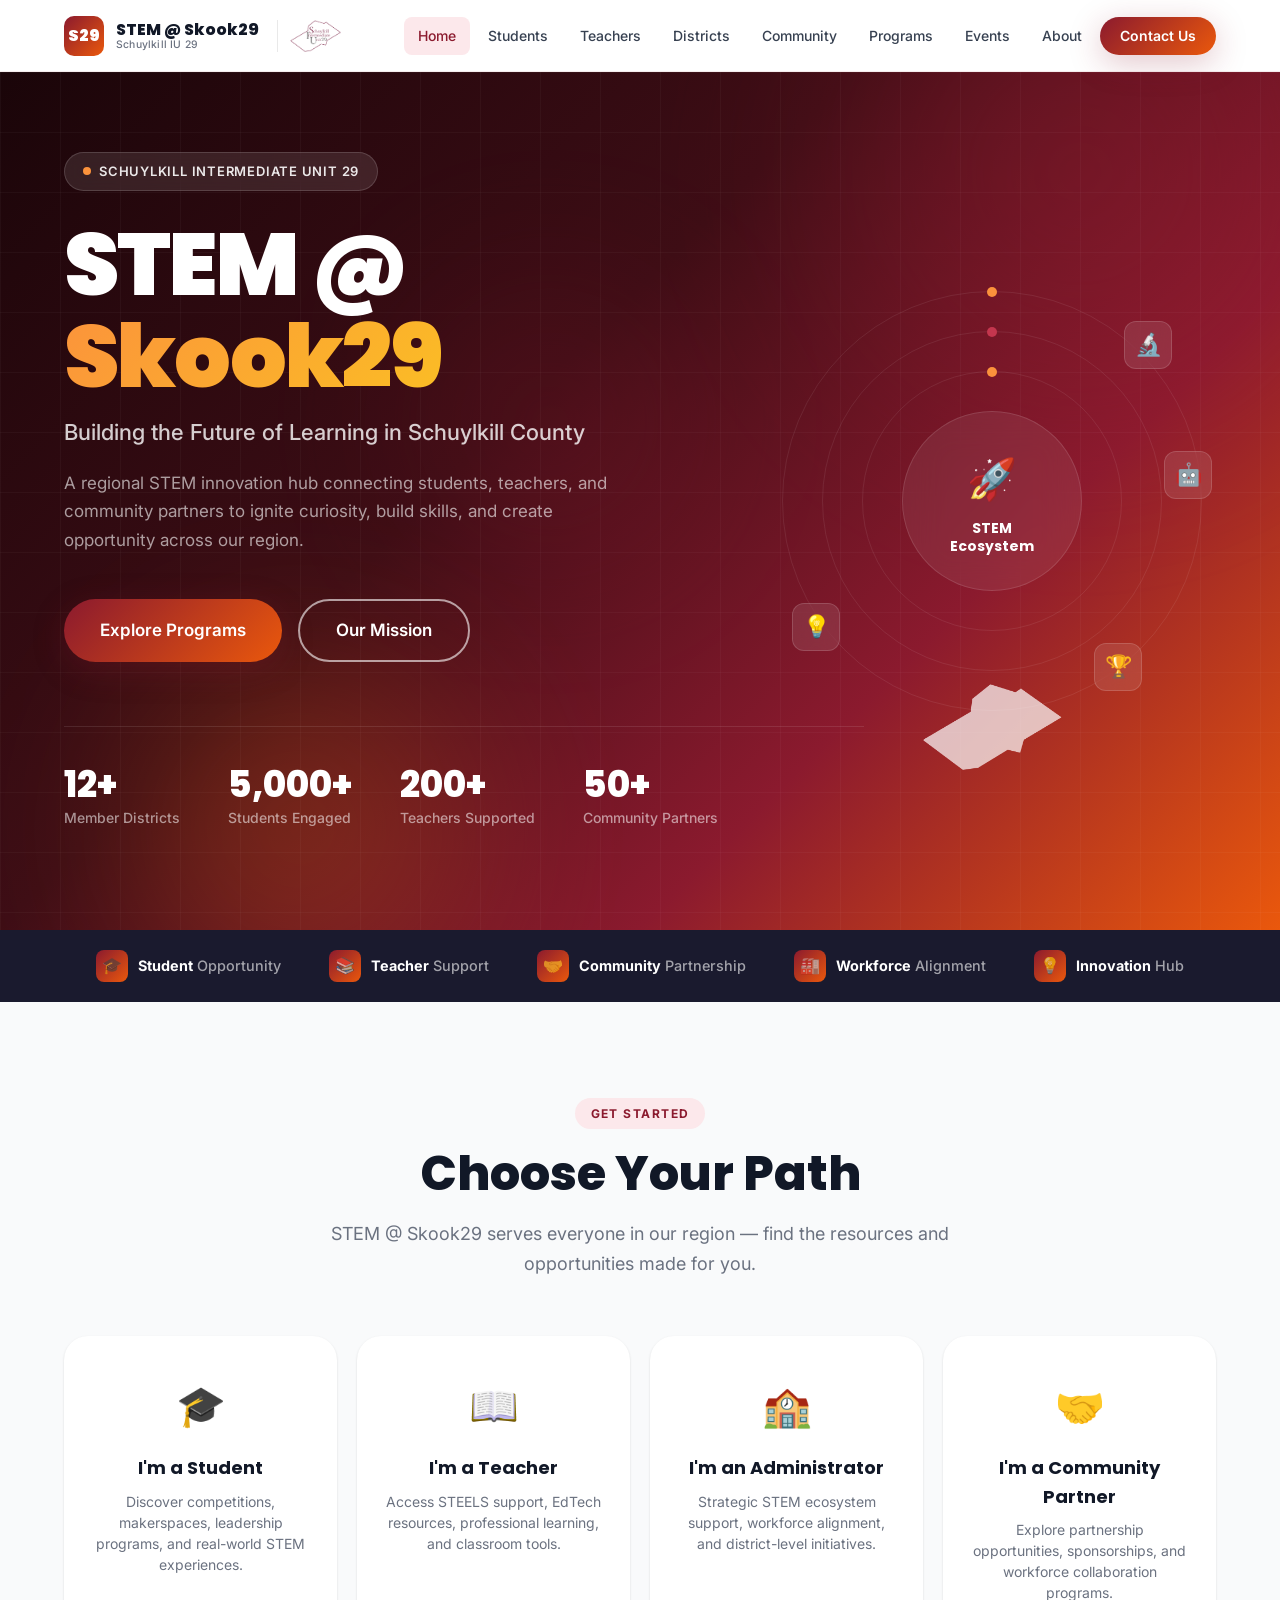
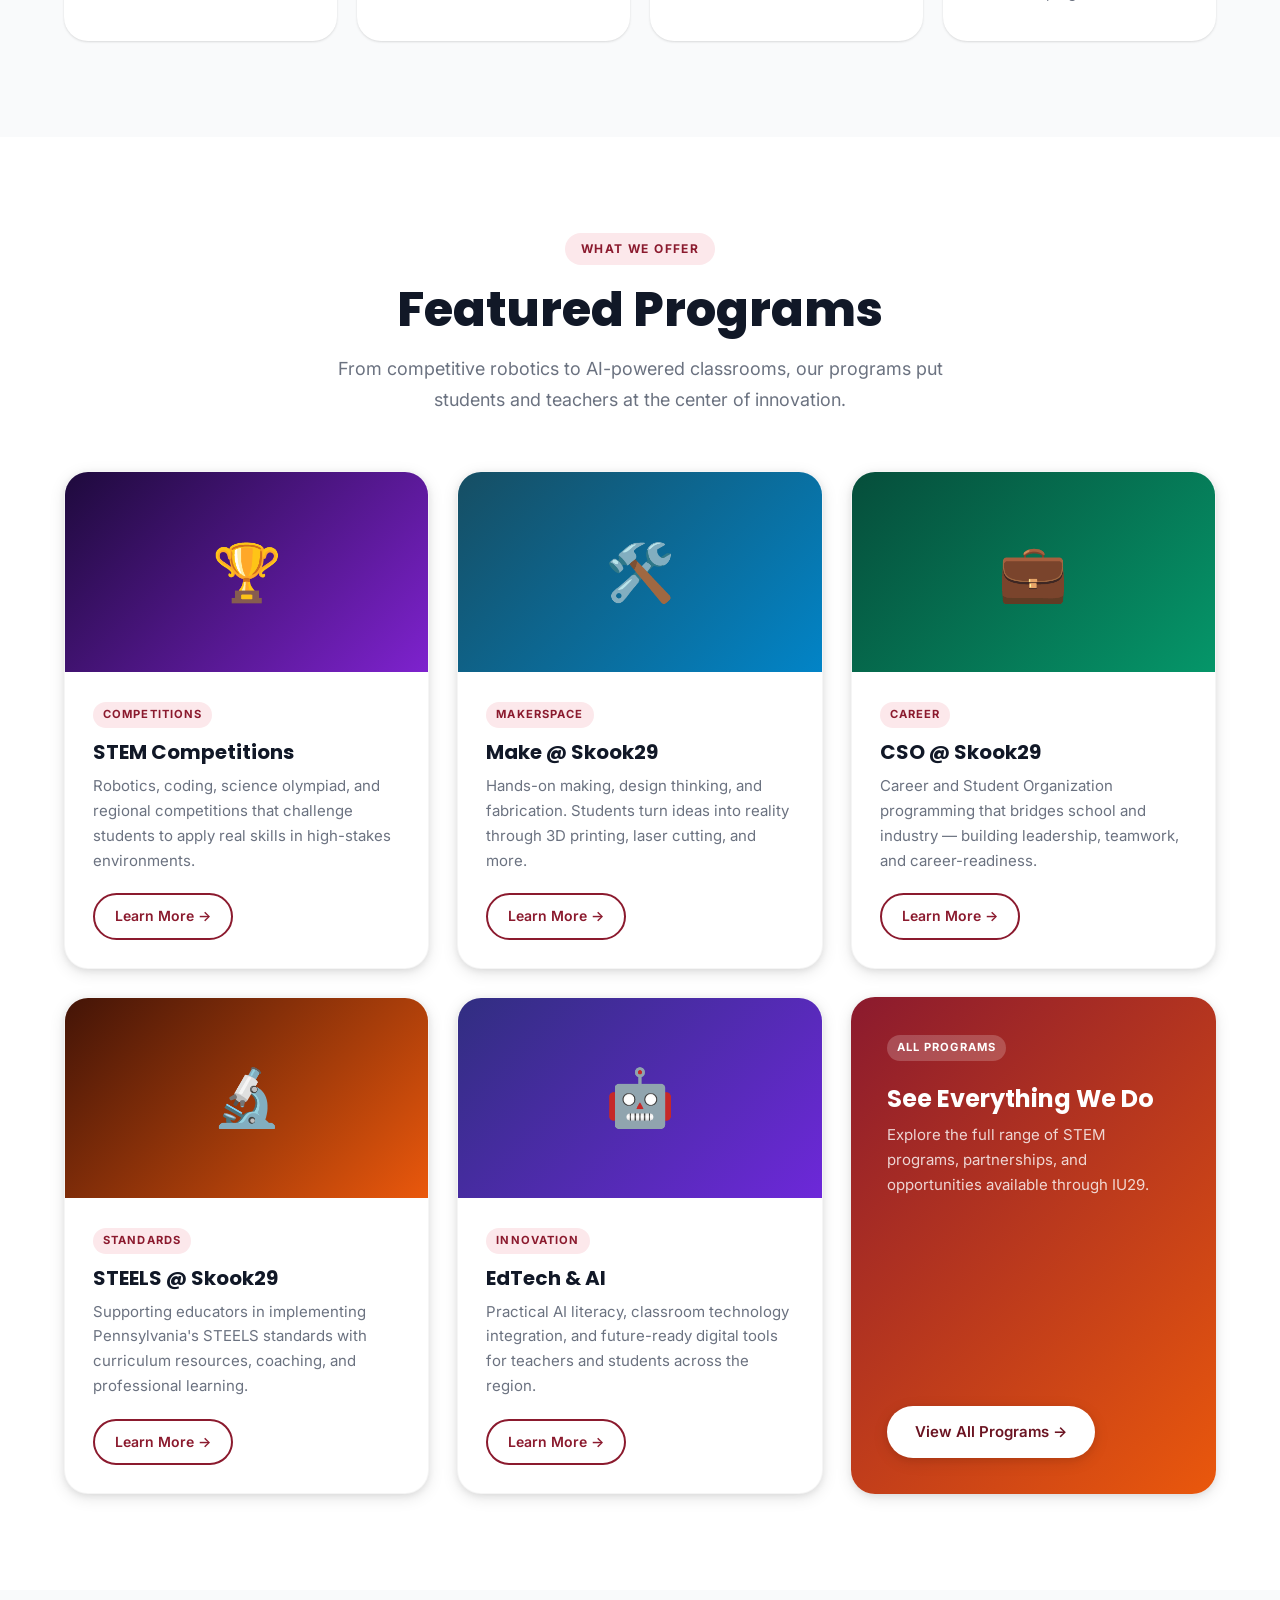
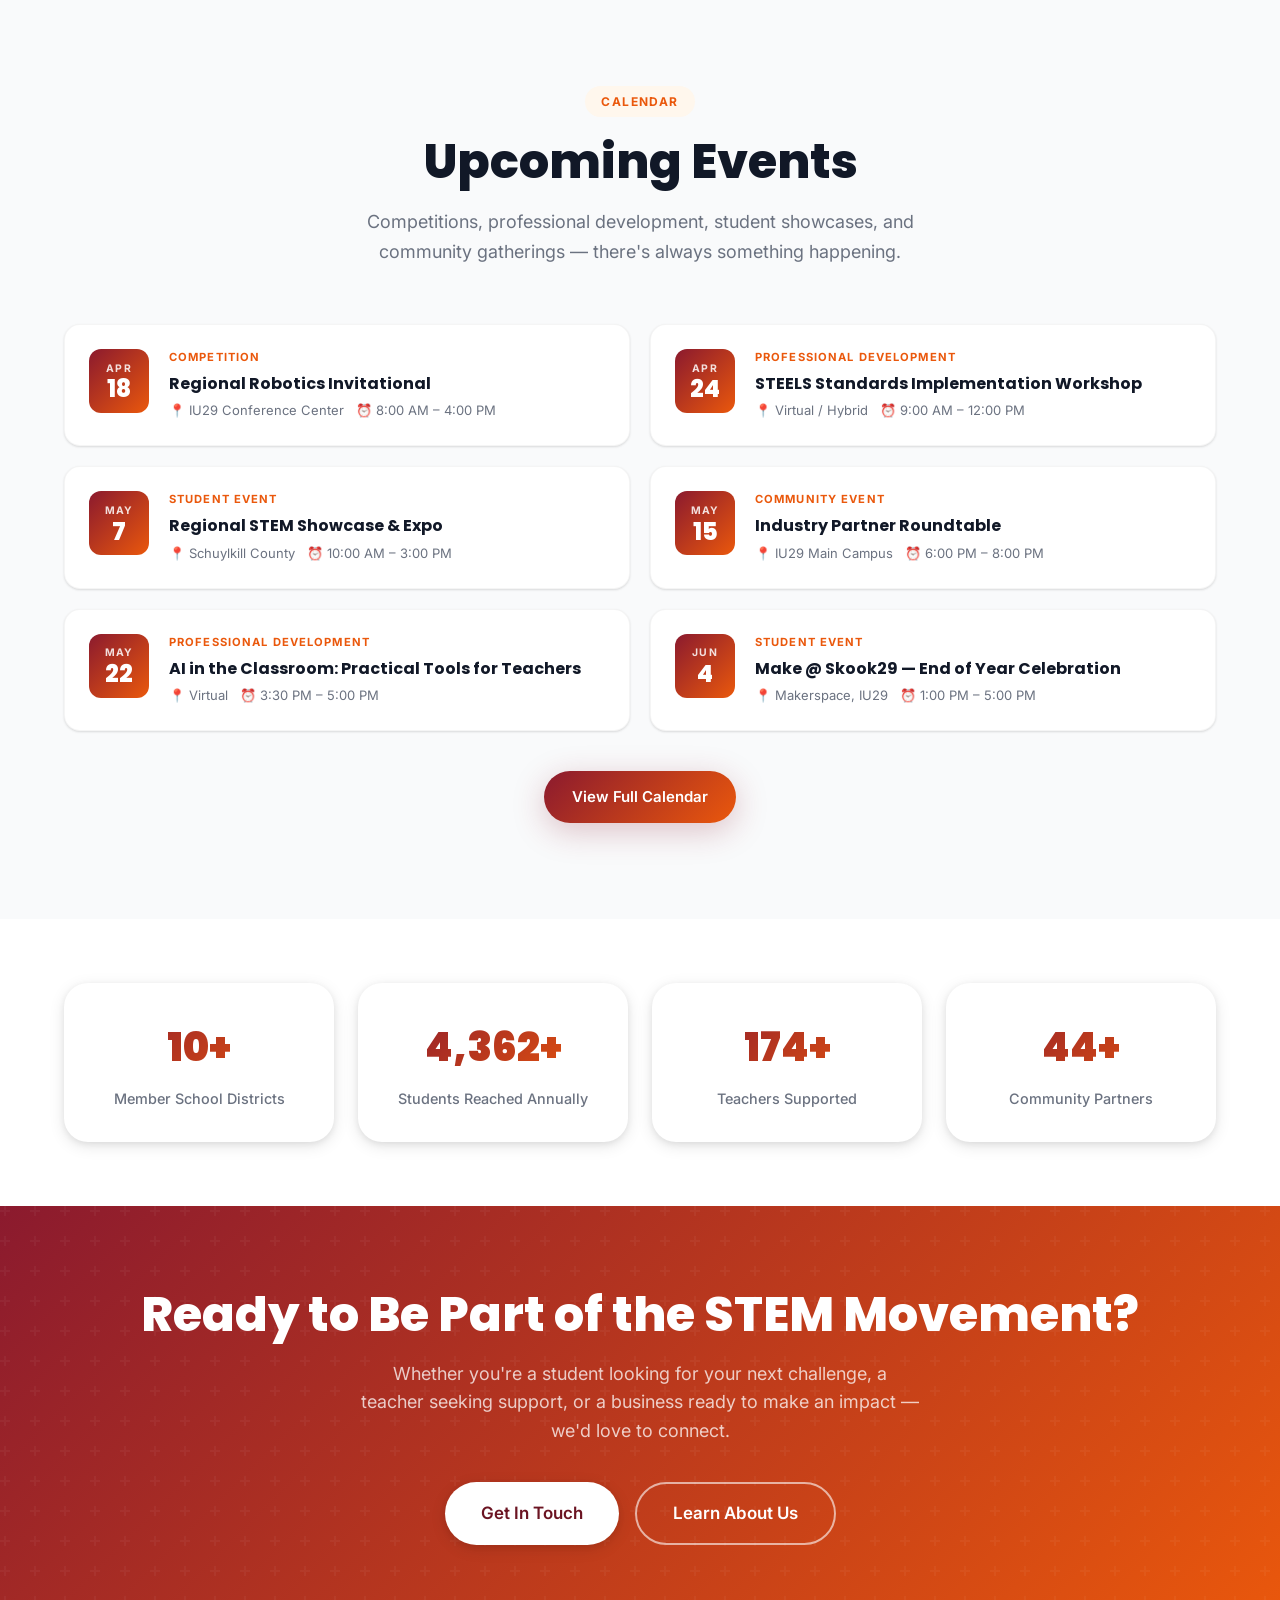
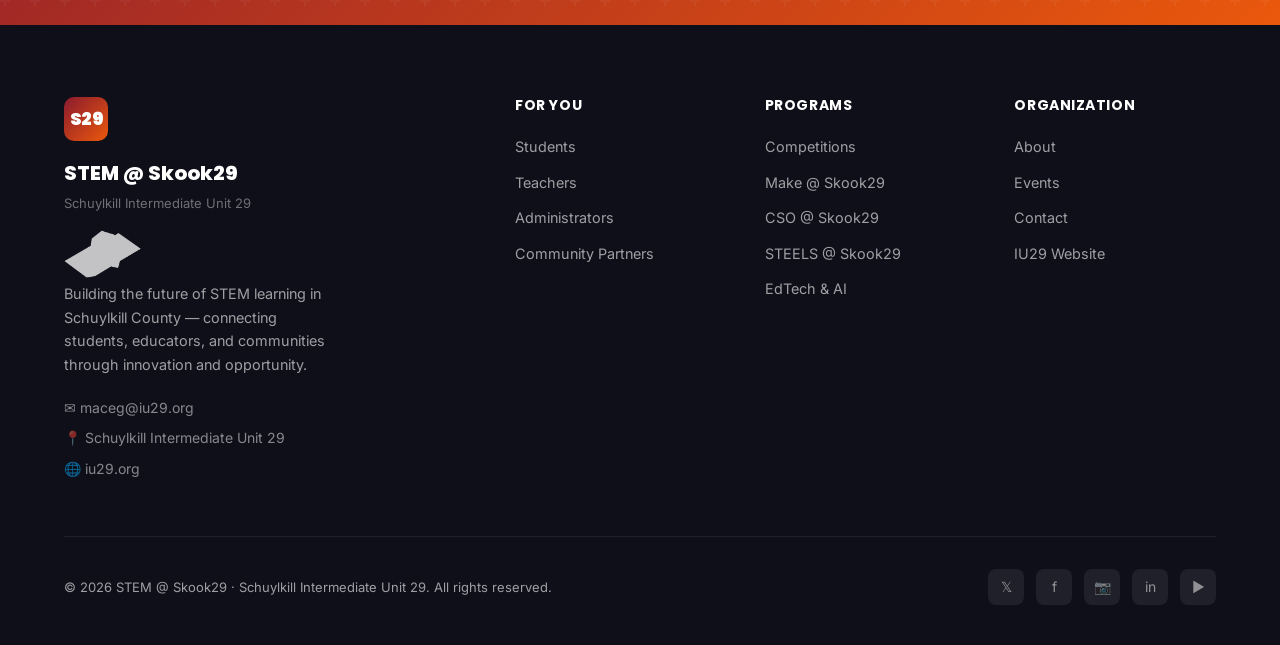
<file: index.html>
<!DOCTYPE html>
<html lang="en">
<head>
  <meta charset="UTF-8" />
  <meta name="viewport" content="width=device-width, initial-scale=1.0" />
  <title>STEM @ Skook29 — Schuylkill Intermediate Unit 29</title>
  <meta name="description" content="STEM @ Skook29 is the regional STEM innovation hub for Schuylkill County — connecting students, teachers, and community partners to build the future of learning." />
  <link rel="stylesheet" href="css/styles.css" />
  <style>
    /* Page-specific additions */
    .hero-visual {
      position: absolute;
      right: 0;
      top: 0;
      bottom: 0;
      width: 45%;
      display: flex;
      align-items: center;
      justify-content: center;
      pointer-events: none;
    }
    .hero-visual-inner {
      position: relative;
      width: 420px;
      height: 420px;
    }
    .hero-ring {
      position: absolute;
      border-radius: 50%;
      border: 1px solid rgba(255,255,255,0.08);
      animation: rotate 20s linear infinite;
    }
    .hero-ring-1 { inset: 0; animation-duration: 25s; }
    .hero-ring-2 { inset: 40px; animation-duration: 18s; animation-direction: reverse; }
    .hero-ring-3 { inset: 80px; animation-duration: 30s; }
    @keyframes rotate { from { transform: rotate(0deg); } to { transform: rotate(360deg); } }
    .hero-ring-dot {
      position: absolute;
      width: 10px;
      height: 10px;
      border-radius: 50%;
      background: var(--orange-400);
      top: -5px;
      left: 50%;
      transform: translateX(-50%);
    }
    .hero-center-badge {
      position: absolute;
      inset: 120px;
      background: rgba(255,255,255,0.07);
      backdrop-filter: blur(20px);
      border-radius: 50%;
      border: 1px solid rgba(255,255,255,0.12);
      display: flex;
      flex-direction: column;
      align-items: center;
      justify-content: center;
      text-align: center;
      padding: 20px;
    }
    .hero-center-emoji { font-size: 2.5rem; margin-bottom: 8px; }
    .hero-center-text {
      font-family: var(--font-display);
      font-size: 0.875rem;
      font-weight: 700;
      color: white;
      line-height: 1.3;
    }
    .hero-orbit-icon {
      position: absolute;
      width: 48px;
      height: 48px;
      background: rgba(255,255,255,0.1);
      backdrop-filter: blur(10px);
      border-radius: var(--radius-md);
      border: 1px solid rgba(255,255,255,0.15);
      display: flex;
      align-items: center;
      justify-content: center;
      font-size: 1.375rem;
    }

    @media (max-width: 900px) { .hero-visual { display: none; } }

    /* Mission bar */
    .mission-bar {
      background: var(--dark-800);
      padding: 20px 0;
    }
    .mission-bar-inner {
      display: flex;
      align-items: center;
      justify-content: center;
      gap: 48px;
      flex-wrap: wrap;
    }
    .mission-pill {
      display: flex;
      align-items: center;
      gap: 10px;
      color: rgba(255,255,255,0.6);
      font-size: 0.9rem;
      font-weight: 500;
    }
    .mission-pill-icon {
      width: 32px;
      height: 32px;
      background: var(--gradient-main);
      border-radius: var(--radius-sm);
      display: flex;
      align-items: center;
      justify-content: center;
      font-size: 1rem;
    }
    .mission-pill strong { color: white; }
  </style>
</head>
<body>

  <!-- NAVIGATION -->
  <nav class="navbar">
    <div class="navbar-inner">
      <a href="index.html" class="nav-brand">
        <div class="nav-logo">S29</div>
        <div class="nav-brand-text">
          <span class="nav-brand-name">STEM @ Skook29</span>
          <span class="nav-brand-sub">Schuylkill IU 29</span>
        </div>
        <img src="assets/images/iu29-logo.png" alt="Schuylkill Intermediate Unit 29" class="nav-iu29-logo" loading="lazy" />
      </a>
      <div class="nav-links">
        <a href="index.html" class="active">Home</a>
        <a href="students.html">Students</a>
        <a href="teachers.html">Teachers</a>
        <a href="districts.html">Districts</a>
        <a href="community.html">Community</a>
        <a href="programs.html">Programs</a>
        <a href="events.html">Events</a>
        <a href="about.html">About</a>
        <a href="contact.html" class="nav-cta">Contact Us</a>
      </div>
      <button class="nav-hamburger" aria-label="Toggle navigation">
        <span></span><span></span><span></span>
      </button>
    </div>
  </nav>

  <!-- MOBILE NAV -->
  <div class="mobile-nav">
    <a href="index.html">Home</a>
    <a href="students.html">Students</a>
    <a href="teachers.html">Teachers</a>
    <a href="districts.html">Districts</a>
    <a href="community.html">Community</a>
    <a href="programs.html">Programs</a>
    <a href="events.html">Events</a>
    <a href="about.html">About</a>
    <a href="contact.html">Contact</a>
  </div>

  <!-- HERO -->
  <section class="hero">
    <div class="hero-bg-orbs">
      <div class="hero-orb hero-orb-1"></div>
      <div class="hero-orb hero-orb-2"></div>
      <div class="hero-orb hero-orb-3"></div>
    </div>
    <div class="hero-grid-pattern"></div>

    <div class="hero-visual">
      <div class="hero-visual-inner">
        <div class="hero-ring hero-ring-1"><div class="hero-ring-dot"></div></div>
        <div class="hero-ring hero-ring-2"><div class="hero-ring-dot" style="background:#c4364e"></div></div>
        <div class="hero-ring hero-ring-3"><div class="hero-ring-dot" style="background:#fb923c"></div></div>
        <div class="hero-center-badge">
          <div class="hero-center-emoji">🚀</div>
          <div class="hero-center-text">STEM<br>Ecosystem</div>
        </div>
        <div class="hero-orbit-icon" style="top: 30px; right: 30px;">🔬</div>
        <div class="hero-orbit-icon" style="bottom: 60px; left: 10px;">💡</div>
        <div class="hero-orbit-icon" style="top: 160px; right: -10px;">🤖</div>
        <div class="hero-orbit-icon" style="bottom: 20px; right: 60px;">🏆</div>
        <img src="assets/images/iu29-logo.png" alt="Schuylkill Intermediate Unit 29" class="hero-iu29-logo" loading="lazy" />
      </div>
    </div>

    <div class="container">
      <div class="hero-content">
        <a href="https://www.iu29.org/" class="hero-eyebrow" target="_blank" rel="noopener noreferrer" aria-label="Visit Schuylkill Intermediate Unit 29 website">
          <div class="hero-eyebrow-dot"></div>
          Schuylkill Intermediate Unit 29
        </a>
        <h1 class="hero-title">
          STEM @<br>
          <span class="hero-title-accent">Skook29</span>
        </h1>
        <p class="hero-subtitle">Building the Future of Learning in Schuylkill County</p>
        <p class="hero-mission">
          A regional STEM innovation hub connecting students, teachers, and community partners
          to ignite curiosity, build skills, and create opportunity across our region.
        </p>
        <div class="hero-actions">
          <a href="programs.html" class="btn btn-primary btn-lg">Explore Programs</a>
          <a href="about.html" class="btn btn-outline-white btn-lg">Our Mission</a>
        </div>
        <div class="hero-stats">
          <div>
            <div class="hero-stat-value" data-counter="12" data-suffix="+">12+</div>
            <div class="hero-stat-label">Member Districts</div>
          </div>
          <div>
            <div class="hero-stat-value" data-counter="5000" data-suffix="+">5,000+</div>
            <div class="hero-stat-label">Students Engaged</div>
          </div>
          <div>
            <div class="hero-stat-value" data-counter="200" data-suffix="+">200+</div>
            <div class="hero-stat-label">Teachers Supported</div>
          </div>
          <div>
            <div class="hero-stat-value" data-counter="50" data-suffix="+">50+</div>
            <div class="hero-stat-label">Community Partners</div>
          </div>
        </div>
      </div>
    </div>
  </section>

  <!-- MISSION BAR -->
  <div class="mission-bar">
    <div class="container">
      <div class="mission-bar-inner">
        <div class="mission-pill">
          <div class="mission-pill-icon">🎓</div>
          <span><strong>Student</strong> Opportunity</span>
        </div>
        <div class="mission-pill">
          <div class="mission-pill-icon">📚</div>
          <span><strong>Teacher</strong> Support</span>
        </div>
        <div class="mission-pill">
          <div class="mission-pill-icon">🤝</div>
          <span><strong>Community</strong> Partnership</span>
        </div>
        <div class="mission-pill">
          <div class="mission-pill-icon">🏭</div>
          <span><strong>Workforce</strong> Alignment</span>
        </div>
        <div class="mission-pill">
          <div class="mission-pill-icon">💡</div>
          <span><strong>Innovation</strong> Hub</span>
        </div>
      </div>
    </div>
  </div>

  <!-- CHOOSE YOUR PATH -->
  <section class="path-section">
    <div class="container">
      <div class="section-header">
        <span class="section-label">Get Started</span>
        <h2 class="section-title">Choose Your Path</h2>
        <p class="section-subtitle">STEM @ Skook29 serves everyone in our region — find the resources and opportunities made for you.</p>
      </div>
      <div class="path-grid">
        <a href="students.html" class="path-card fade-in">
          <span class="path-icon">🎓</span>
          <div class="path-title">I'm a Student</div>
          <p class="path-desc">Discover competitions, makerspaces, leadership programs, and real-world STEM experiences.</p>
        </a>
        <a href="teachers.html" class="path-card fade-in">
          <span class="path-icon">📖</span>
          <div class="path-title">I'm a Teacher</div>
          <p class="path-desc">Access STEELS support, EdTech resources, professional learning, and classroom tools.</p>
        </a>
        <a href="districts.html" class="path-card fade-in">
          <span class="path-icon">🏫</span>
          <div class="path-title">I'm an Administrator</div>
          <p class="path-desc">Strategic STEM ecosystem support, workforce alignment, and district-level initiatives.</p>
        </a>
        <a href="community.html" class="path-card fade-in">
          <span class="path-icon">🤝</span>
          <div class="path-title">I'm a Community Partner</div>
          <p class="path-desc">Explore partnership opportunities, sponsorships, and workforce collaboration programs.</p>
        </a>
      </div>
    </div>
  </section>

  <!-- FEATURED PROGRAMS -->
  <section class="programs-section">
    <div class="container">
      <div class="section-header">
        <span class="section-label">What We Offer</span>
        <h2 class="section-title">Featured Programs</h2>
        <p class="section-subtitle">From competitive robotics to AI-powered classrooms, our programs put students and teachers at the center of innovation.</p>
      </div>
      <div class="grid-3 fade-in">

        <div class="card">
          <div class="card-image" style="background: linear-gradient(135deg, #1e0a3c, #7e22ce);">
            <span style="font-size: 3.5rem;">🏆</span>
          </div>
          <div class="card-body">
            <span class="card-tag">Competitions</span>
            <h3 class="card-title">STEM Competitions</h3>
            <p class="card-text">Robotics, coding, science olympiad, and regional competitions that challenge students to apply real skills in high-stakes environments.</p>
            <a href="programs.html#competitions" class="btn btn-secondary btn-sm">Learn More →</a>
          </div>
        </div>

        <div class="card">
          <div class="card-image" style="background: linear-gradient(135deg, #164e63, #0284c7);">
            <span style="font-size: 3.5rem;">🛠️</span>
          </div>
          <div class="card-body">
            <span class="card-tag">Makerspace</span>
            <h3 class="card-title">Make @ Skook29</h3>
            <p class="card-text">Hands-on making, design thinking, and fabrication. Students turn ideas into reality through 3D printing, laser cutting, and more.</p>
            <a href="programs.html#make" class="btn btn-secondary btn-sm">Learn More →</a>
          </div>
        </div>

        <div class="card">
          <div class="card-image" style="background: linear-gradient(135deg, #064e3b, #059669);">
            <span style="font-size: 3.5rem;">💼</span>
          </div>
          <div class="card-body">
            <span class="card-tag">Career</span>
            <h3 class="card-title">CSO @ Skook29</h3>
            <p class="card-text">Career and Student Organization programming that bridges school and industry — building leadership, teamwork, and career-readiness.</p>
            <a href="programs.html#cso" class="btn btn-secondary btn-sm">Learn More →</a>
          </div>
        </div>

        <div class="card">
          <div class="card-image" style="background: linear-gradient(135deg, #431407, #ea580c);">
            <span style="font-size: 3.5rem;">🔬</span>
          </div>
          <div class="card-body">
            <span class="card-tag">Standards</span>
            <h3 class="card-title">STEELS @ Skook29</h3>
            <p class="card-text">Supporting educators in implementing Pennsylvania's STEELS standards with curriculum resources, coaching, and professional learning.</p>
            <a href="programs.html#steels" class="btn btn-secondary btn-sm">Learn More →</a>
          </div>
        </div>

        <div class="card">
          <div class="card-image" style="background: linear-gradient(135deg, #312e81, #6d28d9);">
            <span style="font-size: 3.5rem;">🤖</span>
          </div>
          <div class="card-body">
            <span class="card-tag">Innovation</span>
            <h3 class="card-title">EdTech & AI</h3>
            <p class="card-text">Practical AI literacy, classroom technology integration, and future-ready digital tools for teachers and students across the region.</p>
            <a href="programs.html#edtech" class="btn btn-secondary btn-sm">Learn More →</a>
          </div>
        </div>

        <div class="card" style="background: var(--gradient-main); border: none;">
          <div class="card-body" style="padding: 36px; display: flex; flex-direction: column; height: 100%; justify-content: space-between;">
            <div>
              <span class="card-tag" style="background: rgba(255,255,255,0.2); color: white;">All Programs</span>
              <h3 class="card-title" style="color: white; font-size: 1.5rem; margin-top: 12px;">See Everything We Do</h3>
              <p class="card-text" style="color: rgba(255,255,255,0.8);">Explore the full range of STEM programs, partnerships, and opportunities available through IU29.</p>
            </div>
            <a href="programs.html" class="btn btn-white" style="margin-top: 24px; align-self: flex-start;">View All Programs →</a>
          </div>
        </div>

      </div>
    </div>
  </section>

  <!-- EVENTS PREVIEW -->
  <section class="events-section">
    <div class="container">
      <div class="section-header">
        <span class="section-label orange">Calendar</span>
        <h2 class="section-title">Upcoming Events</h2>
        <p class="section-subtitle">Competitions, professional development, student showcases, and community gatherings — there's always something happening.</p>
      </div>
      <div class="events-grid fade-in" style="margin-bottom: 40px;">

        <div class="event-card">
          <div class="event-date-box">
            <div class="event-date-month">Apr</div>
            <div class="event-date-day">18</div>
          </div>
          <div class="event-content">
            <div class="event-category">Competition</div>
            <div class="event-title">Regional Robotics Invitational</div>
            <div class="event-meta">
              <span>📍 IU29 Conference Center</span>
              <span>⏰ 8:00 AM – 4:00 PM</span>
            </div>
          </div>
        </div>

        <div class="event-card">
          <div class="event-date-box">
            <div class="event-date-month">Apr</div>
            <div class="event-date-day">24</div>
          </div>
          <div class="event-content">
            <div class="event-category">Professional Development</div>
            <div class="event-title">STEELS Standards Implementation Workshop</div>
            <div class="event-meta">
              <span>📍 Virtual / Hybrid</span>
              <span>⏰ 9:00 AM – 12:00 PM</span>
            </div>
          </div>
        </div>

        <div class="event-card">
          <div class="event-date-box">
            <div class="event-date-month">May</div>
            <div class="event-date-day">7</div>
          </div>
          <div class="event-content">
            <div class="event-category">Student Event</div>
            <div class="event-title">Regional STEM Showcase & Expo</div>
            <div class="event-meta">
              <span>📍 Schuylkill County</span>
              <span>⏰ 10:00 AM – 3:00 PM</span>
            </div>
          </div>
        </div>

        <div class="event-card">
          <div class="event-date-box">
            <div class="event-date-month">May</div>
            <div class="event-date-day">15</div>
          </div>
          <div class="event-content">
            <div class="event-category">Community Event</div>
            <div class="event-title">Industry Partner Roundtable</div>
            <div class="event-meta">
              <span>📍 IU29 Main Campus</span>
              <span>⏰ 6:00 PM – 8:00 PM</span>
            </div>
          </div>
        </div>

        <div class="event-card">
          <div class="event-date-box">
            <div class="event-date-month">May</div>
            <div class="event-date-day">22</div>
          </div>
          <div class="event-content">
            <div class="event-category">Professional Development</div>
            <div class="event-title">AI in the Classroom: Practical Tools for Teachers</div>
            <div class="event-meta">
              <span>📍 Virtual</span>
              <span>⏰ 3:30 PM – 5:00 PM</span>
            </div>
          </div>
        </div>

        <div class="event-card">
          <div class="event-date-box">
            <div class="event-date-month">Jun</div>
            <div class="event-date-day">4</div>
          </div>
          <div class="event-content">
            <div class="event-category">Student Event</div>
            <div class="event-title">Make @ Skook29 — End of Year Celebration</div>
            <div class="event-meta">
              <span>📍 Makerspace, IU29</span>
              <span>⏰ 1:00 PM – 5:00 PM</span>
            </div>
          </div>
        </div>

      </div>
      <div style="text-align: center;">
        <a href="events.html" class="btn btn-primary">View Full Calendar</a>
      </div>
    </div>
  </section>

  <!-- STATS ROW -->
  <section style="padding: var(--section-pad-sm) 0; background: white;">
    <div class="container">
      <div class="grid-4 fade-in">
        <div class="stat-card">
          <div class="value" data-counter="12" data-suffix="+">12+</div>
          <div class="label">Member School Districts</div>
        </div>
        <div class="stat-card">
          <div class="value" data-counter="5000" data-suffix="+">5,000+</div>
          <div class="label">Students Reached Annually</div>
        </div>
        <div class="stat-card">
          <div class="value" data-counter="200" data-suffix="+">200+</div>
          <div class="label">Teachers Supported</div>
        </div>
        <div class="stat-card">
          <div class="value" data-counter="50" data-suffix="+">50+</div>
          <div class="label">Community Partners</div>
        </div>
      </div>
    </div>
  </section>

  <!-- CTA BANNER -->
  <section class="cta-banner">
    <div class="container">
      <div class="cta-banner-content">
        <h2>Ready to Be Part of the STEM Movement?</h2>
        <p>Whether you're a student looking for your next challenge, a teacher seeking support, or a business ready to make an impact — we'd love to connect.</p>
        <div class="cta-banner-actions">
          <a href="contact.html" class="btn btn-white btn-lg">Get In Touch</a>
          <a href="about.html" class="btn btn-outline-white btn-lg">Learn About Us</a>
        </div>
      </div>
    </div>
  </section>

  <!-- FOOTER -->
  <footer class="footer">
    <div class="container">
      <div class="footer-grid">
        <div class="footer-brand">
          <div class="nav-logo">S29</div>
          <div class="footer-brand-name">STEM @ Skook29</div>
          <div class="footer-brand-sub">Schuylkill Intermediate Unit 29</div>
          <img src="assets/images/iu29-logo.png" alt="Schuylkill Intermediate Unit 29" class="footer-iu29-logo" loading="lazy" />
          <p>Building the future of STEM learning in Schuylkill County — connecting students, educators, and communities through innovation and opportunity.</p>
          <div class="footer-contact">
            <a href="mailto:maceg@iu29.org">✉ maceg@iu29.org</a>
            <a href="#">📍 Schuylkill Intermediate Unit 29</a>
            <a href="#">🌐 iu29.org</a>
          </div>
        </div>
        <div class="footer-col">
          <h4>For You</h4>
          <ul>
            <li><a href="students.html">Students</a></li>
            <li><a href="teachers.html">Teachers</a></li>
            <li><a href="districts.html">Administrators</a></li>
            <li><a href="community.html">Community Partners</a></li>
          </ul>
        </div>
        <div class="footer-col">
          <h4>Programs</h4>
          <ul>
            <li><a href="programs.html#competitions">Competitions</a></li>
            <li><a href="programs.html#make">Make @ Skook29</a></li>
            <li><a href="programs.html#cso">CSO @ Skook29</a></li>
            <li><a href="programs.html#steels">STEELS @ Skook29</a></li>
            <li><a href="programs.html#edtech">EdTech & AI</a></li>
          </ul>
        </div>
        <div class="footer-col">
          <h4>Organization</h4>
          <ul>
            <li><a href="about.html">About</a></li>
            <li><a href="events.html">Events</a></li>
            <li><a href="contact.html">Contact</a></li>
            <li><a href="#">IU29 Website</a></li>
          </ul>
        </div>
      </div>
      <div class="footer-bottom">
        <p>© 2026 STEM @ Skook29 · Schuylkill Intermediate Unit 29. All rights reserved.</p>
        <div class="social-links">
          <a href="#" class="social-link" aria-label="Twitter">𝕏</a>
          <a href="#" class="social-link" aria-label="Facebook">f</a>
          <a href="#" class="social-link" aria-label="Instagram">📷</a>
          <a href="#" class="social-link" aria-label="LinkedIn">in</a>
          <a href="#" class="social-link" aria-label="YouTube">▶</a>
        </div>
      </div>
    </div>
  </footer>

  <script src="js/main.js"></script>
</body>
</html>
</file>
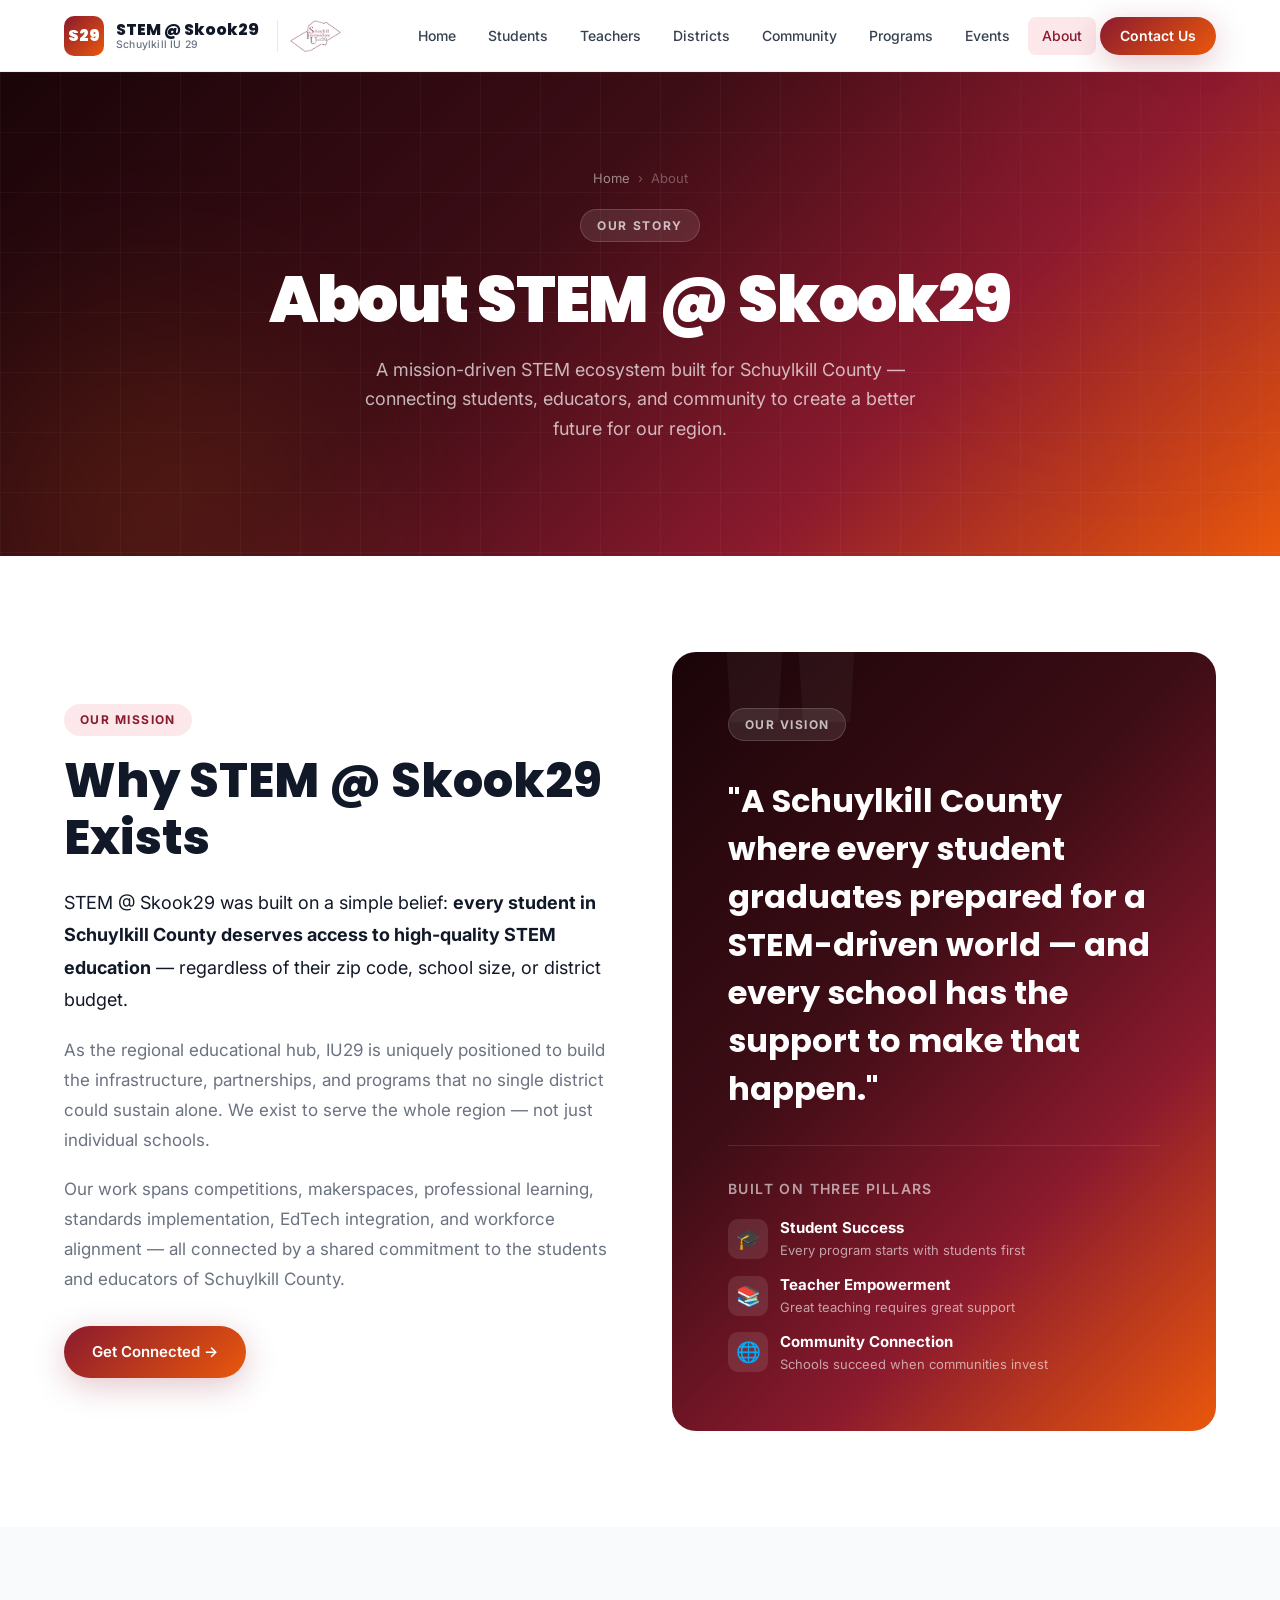
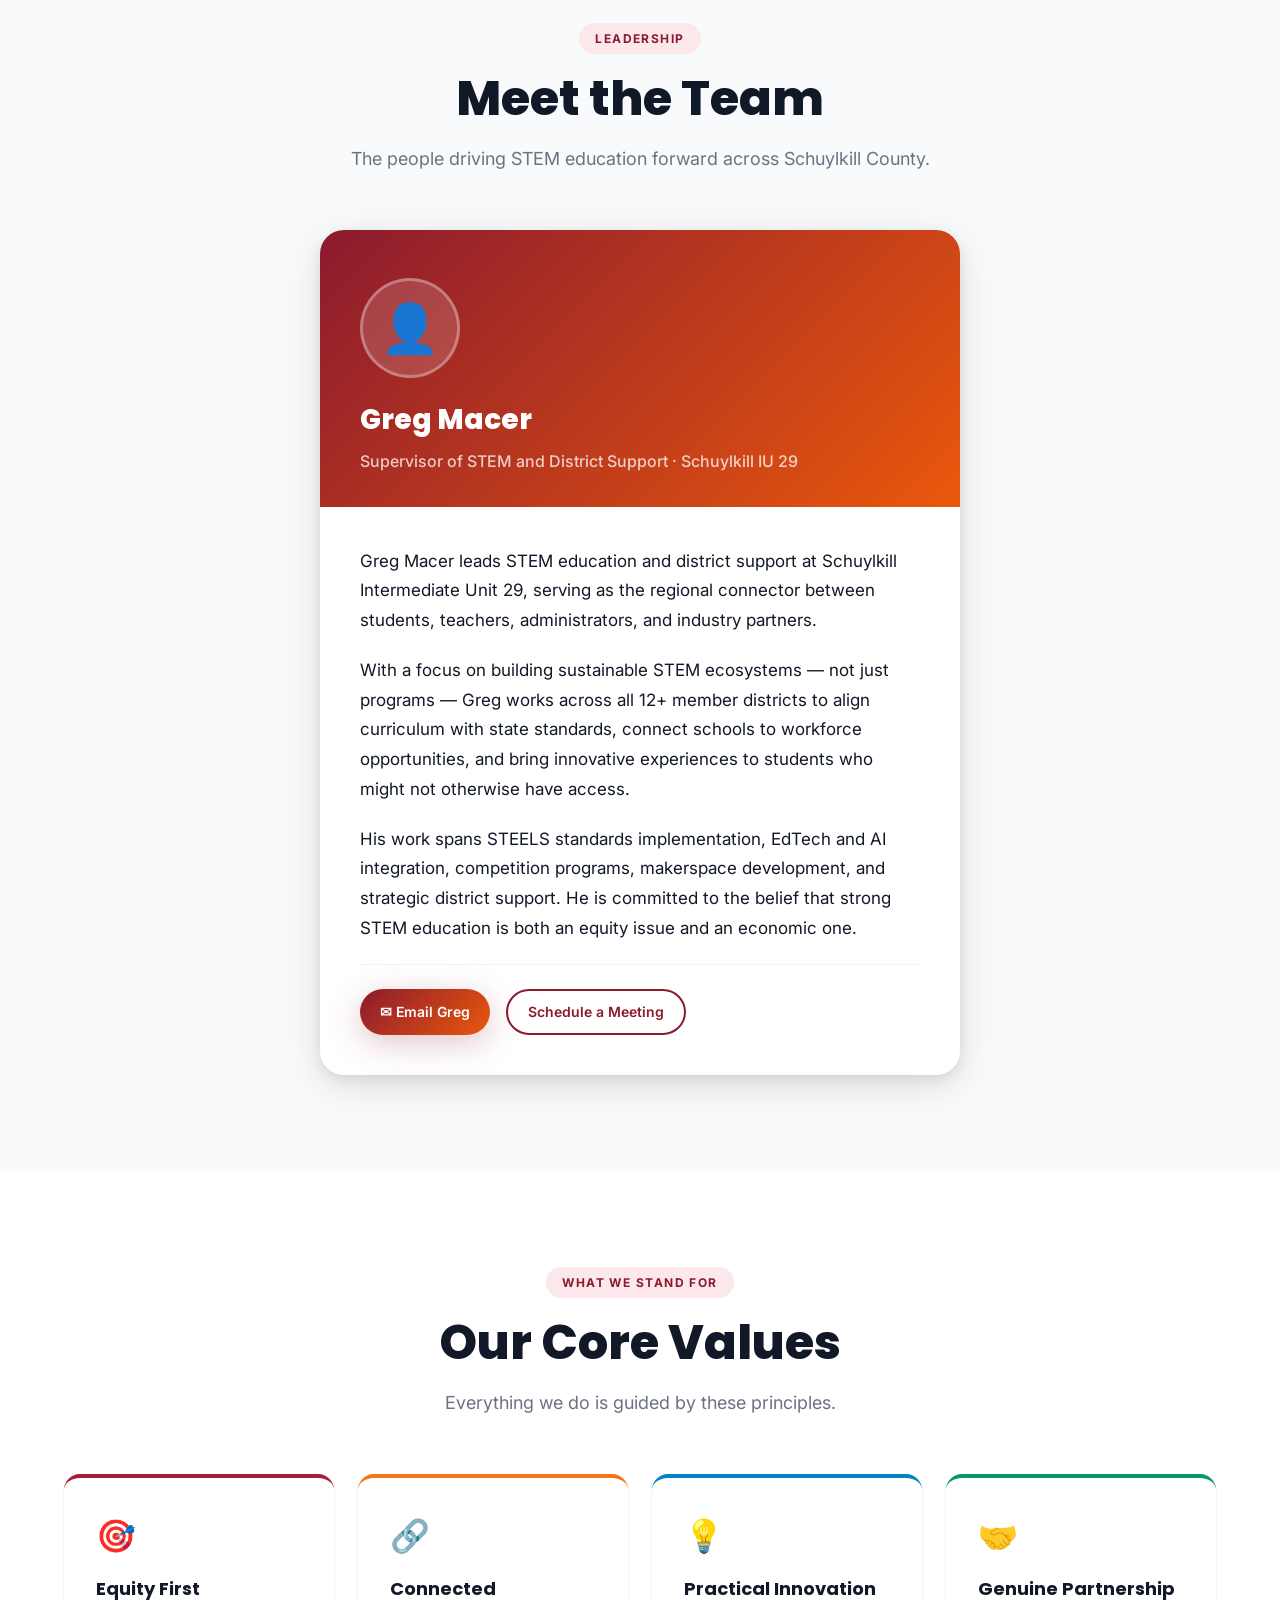
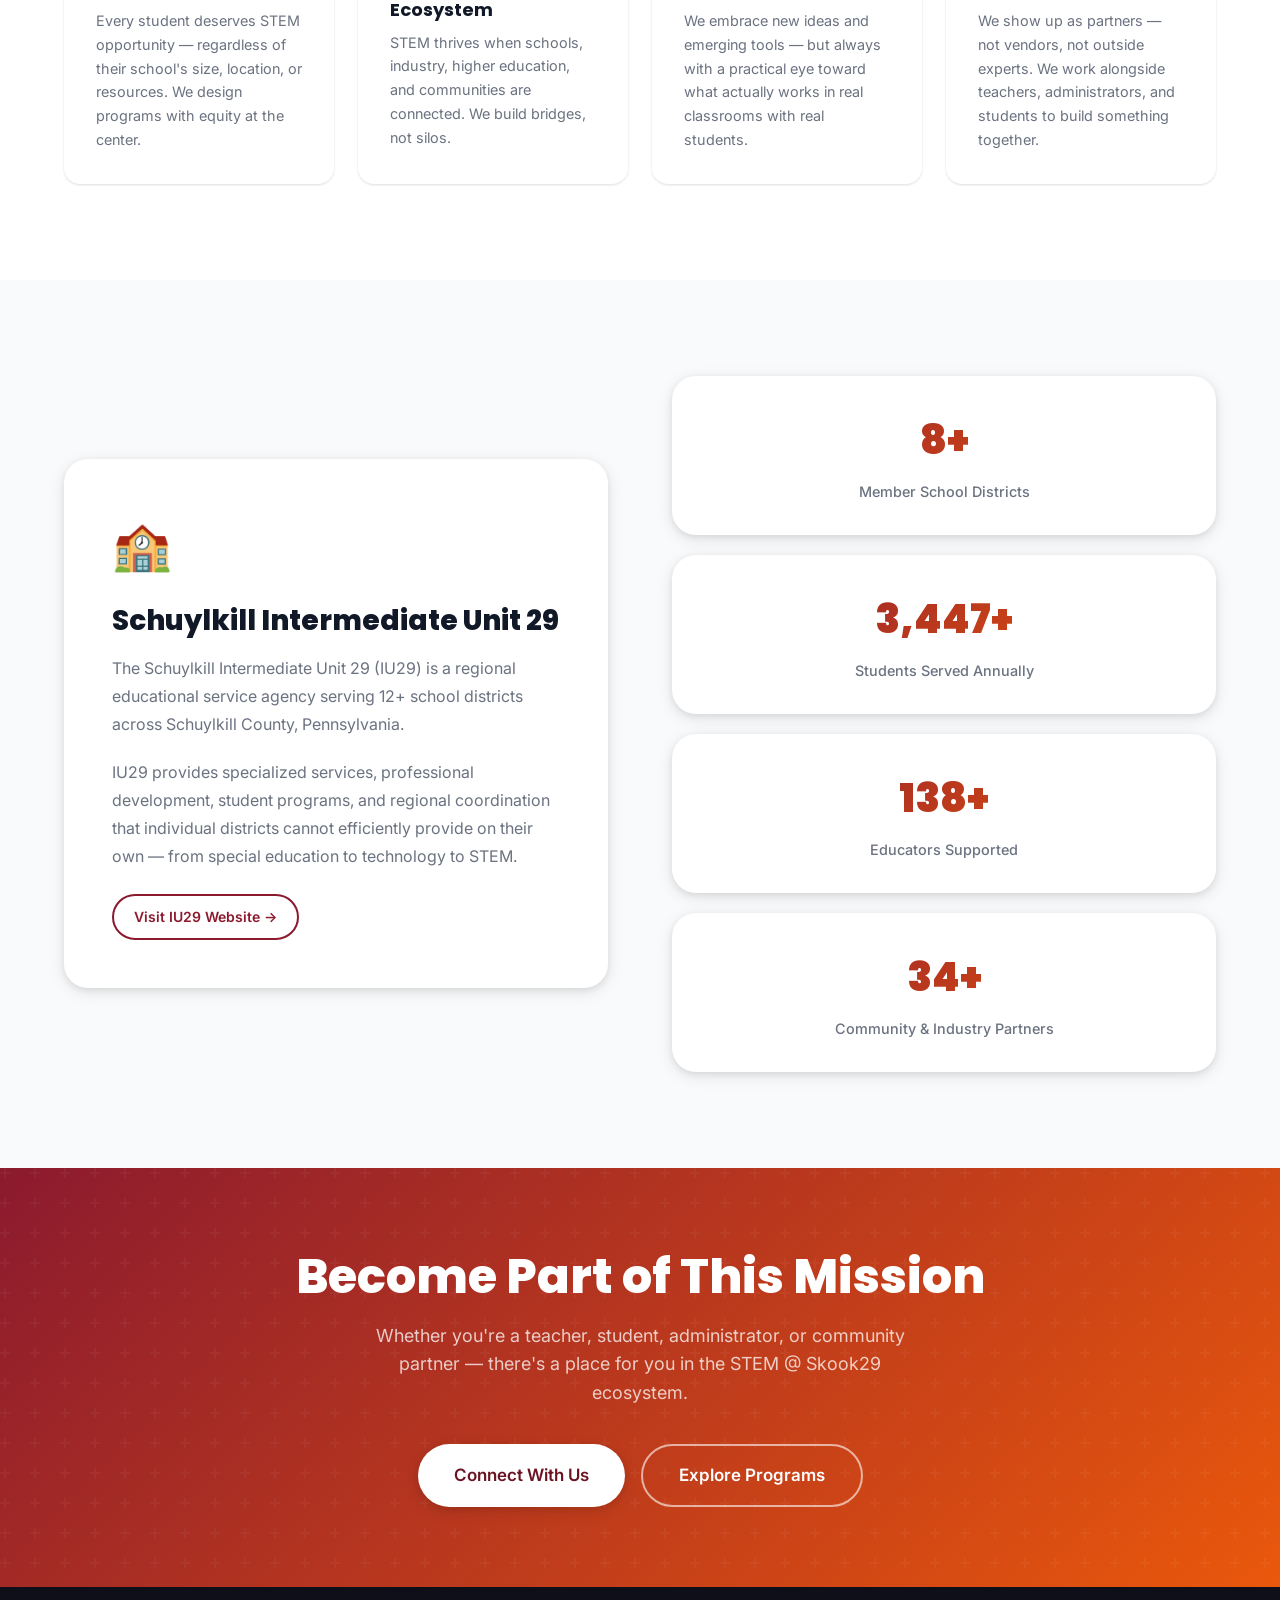
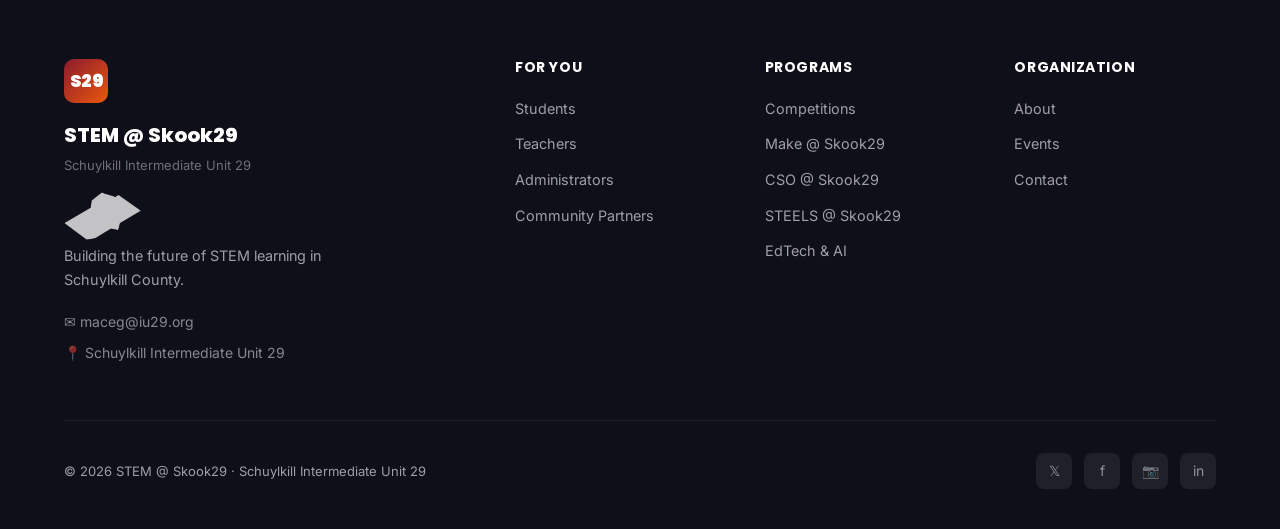
<file: about.html>
<!DOCTYPE html>
<html lang="en">
<head>
  <meta charset="UTF-8" />
  <meta name="viewport" content="width=device-width, initial-scale=1.0" />
  <title>About — STEM @ Skook29</title>
  <meta name="description" content="About STEM @ Skook29 and Greg Macer, Supervisor of STEM and District Support at Schuylkill IU 29." />
  <link rel="stylesheet" href="css/styles.css" />
  <style>
    .team-card {
      background: white;
      border-radius: var(--radius-xl);
      overflow: hidden;
      box-shadow: var(--shadow-lg);
    }
    .team-card-top {
      background: var(--gradient-main);
      padding: 48px 40px 32px;
      position: relative;
    }
    .team-avatar {
      width: 100px;
      height: 100px;
      border-radius: 50%;
      background: rgba(255,255,255,0.15);
      border: 3px solid rgba(255,255,255,0.3);
      display: flex;
      align-items: center;
      justify-content: center;
      font-size: 3rem;
      margin-bottom: 20px;
    }
    .team-name {
      font-family: var(--font-display);
      font-size: 1.75rem;
      font-weight: 800;
      color: white;
      margin-bottom: 6px;
    }
    .team-title {
      font-size: 1rem;
      color: rgba(255,255,255,0.75);
      font-weight: 500;
    }
    .team-card-body {
      padding: 40px;
    }
    .team-card-body p {
      font-size: 1.0625rem;
      color: var(--gray-600);
      line-height: 1.75;
      margin-bottom: 20px;
    }

    .vision-card {
      background: var(--gradient-hero);
      border-radius: var(--radius-xl);
      padding: 56px;
      color: white;
      position: relative;
      overflow: hidden;
    }
    .vision-card::before {
      content: '"';
      position: absolute;
      top: -20px;
      left: 40px;
      font-size: 20rem;
      font-family: var(--font-display);
      font-weight: 900;
      color: rgba(255,255,255,0.04);
      line-height: 1;
      pointer-events: none;
    }
    .vision-text {
      font-family: var(--font-display);
      font-size: clamp(1.375rem, 3vw, 2rem);
      font-weight: 700;
      line-height: 1.5;
      position: relative;
      z-index: 2;
    }

    .value-card {
      background: white;
      border-radius: var(--radius-lg);
      padding: 32px;
      box-shadow: var(--shadow-sm);
      border-top: 4px solid transparent;
      transition: all 0.3s ease;
    }
    .value-card:hover {
      box-shadow: var(--shadow-md);
      transform: translateY(-4px);
    }
    .value-card:nth-child(1) { border-top-color: var(--purple-500); }
    .value-card:nth-child(2) { border-top-color: var(--orange-500); }
    .value-card:nth-child(3) { border-top-color: #0284c7; }
    .value-card:nth-child(4) { border-top-color: #059669; }
  </style>
</head>
<body>

  <!-- NAVIGATION -->
  <nav class="navbar">
    <div class="navbar-inner">
      <a href="index.html" class="nav-brand">
        <div class="nav-logo">S29</div>
        <div class="nav-brand-text">
          <span class="nav-brand-name">STEM @ Skook29</span>
          <span class="nav-brand-sub">Schuylkill IU 29</span>
        </div>
        <img src="assets/images/iu29-logo.png" alt="Schuylkill Intermediate Unit 29" class="nav-iu29-logo" loading="lazy" />
      </a>
      <div class="nav-links">
        <a href="index.html">Home</a>
        <a href="students.html">Students</a>
        <a href="teachers.html">Teachers</a>
        <a href="districts.html">Districts</a>
        <a href="community.html">Community</a>
        <a href="programs.html">Programs</a>
        <a href="events.html">Events</a>
        <a href="about.html" class="active">About</a>
        <a href="contact.html" class="nav-cta">Contact Us</a>
      </div>
      <button class="nav-hamburger" aria-label="Toggle navigation">
        <span></span><span></span><span></span>
      </button>
    </div>
  </nav>
  <div class="mobile-nav">
    <a href="index.html">Home</a>
    <a href="students.html">Students</a>
    <a href="teachers.html">Teachers</a>
    <a href="districts.html">Districts</a>
    <a href="community.html">Community</a>
    <a href="programs.html">Programs</a>
    <a href="events.html">Events</a>
    <a href="about.html">About</a>
    <a href="contact.html">Contact</a>
  </div>

  <!-- PAGE HERO -->
  <section class="page-hero">
    <div class="page-hero-bg"></div>
    <div class="page-hero-orb page-hero-orb-1"></div>
    <div class="page-hero-orb page-hero-orb-2"></div>
    <div class="container">
      <div class="page-hero-content">
        <div class="breadcrumb">
          <a href="index.html">Home</a>
          <span>›</span>
          <span>About</span>
        </div>
        <div class="page-hero-label">Our Story</div>
        <h1 class="page-hero-title">About STEM @ Skook29</h1>
        <p class="page-hero-subtitle">
          A mission-driven STEM ecosystem built for Schuylkill County —
          connecting students, educators, and community to create a better future for our region.
        </p>
      </div>
    </div>
  </section>

  <!-- MISSION -->
  <section style="padding: var(--section-pad) 0; background: white;">
    <div class="container">
      <div class="two-col">
        <div>
          <span class="section-label">Our Mission</span>
          <h2 class="section-title" style="text-align: left; margin-bottom: 20px;">Why STEM @ Skook29 Exists</h2>
          <p style="font-size: 1.125rem; color: var(--gray-600); line-height: 1.8; margin-bottom: 20px;">
            STEM @ Skook29 was built on a simple belief: <strong>every student in Schuylkill County deserves access to high-quality STEM education</strong> — regardless of their zip code, school size, or district budget.
          </p>
          <p style="font-size: 1.0625rem; color: var(--gray-500); line-height: 1.75; margin-bottom: 20px;">
            As the regional educational hub, IU29 is uniquely positioned to build the infrastructure, partnerships, and programs that no single district could sustain alone. We exist to serve the whole region — not just individual schools.
          </p>
          <p style="font-size: 1.0625rem; color: var(--gray-500); line-height: 1.75; margin-bottom: 32px;">
            Our work spans competitions, makerspaces, professional learning, standards implementation, EdTech integration, and workforce alignment — all connected by a shared commitment to the students and educators of Schuylkill County.
          </p>
          <a href="contact.html" class="btn btn-primary">Get Connected →</a>
        </div>
        <div class="vision-card">
          <div class="section-label" style="color: rgba(255,255,255,0.7); background: rgba(255,255,255,0.1); border: 1px solid rgba(255,255,255,0.15);">Our Vision</div>
          <p class="vision-text" style="margin-top: 20px;">
            "A Schuylkill County where every student graduates prepared for a STEM-driven world — and every school has the support to make that happen."
          </p>
          <div style="margin-top: 32px; padding-top: 32px; border-top: 1px solid rgba(255,255,255,0.1);">
            <div style="font-size: 0.875rem; color: rgba(255,255,255,0.6); margin-bottom: 16px; font-weight: 600; text-transform: uppercase; letter-spacing: 0.1em;">Built on Three Pillars</div>
            <div style="display: flex; flex-direction: column; gap: 12px;">
              <div style="display: flex; align-items: center; gap: 12px;">
                <div style="width: 40px; height: 40px; background: rgba(255,255,255,0.1); border-radius: 10px; display: flex; align-items: center; justify-content: center; font-size: 1.25rem; flex-shrink: 0;">🎓</div>
                <div>
                  <div style="font-weight: 700; color: white; font-size: 0.9375rem;">Student Success</div>
                  <div style="font-size: 0.8125rem; color: rgba(255,255,255,0.6);">Every program starts with students first</div>
                </div>
              </div>
              <div style="display: flex; align-items: center; gap: 12px;">
                <div style="width: 40px; height: 40px; background: rgba(255,255,255,0.1); border-radius: 10px; display: flex; align-items: center; justify-content: center; font-size: 1.25rem; flex-shrink: 0;">📚</div>
                <div>
                  <div style="font-weight: 700; color: white; font-size: 0.9375rem;">Teacher Empowerment</div>
                  <div style="font-size: 0.8125rem; color: rgba(255,255,255,0.6);">Great teaching requires great support</div>
                </div>
              </div>
              <div style="display: flex; align-items: center; gap: 12px;">
                <div style="width: 40px; height: 40px; background: rgba(255,255,255,0.1); border-radius: 10px; display: flex; align-items: center; justify-content: center; font-size: 1.25rem; flex-shrink: 0;">🌐</div>
                <div>
                  <div style="font-weight: 700; color: white; font-size: 0.9375rem;">Community Connection</div>
                  <div style="font-size: 0.8125rem; color: rgba(255,255,255,0.6);">Schools succeed when communities invest</div>
                </div>
              </div>
            </div>
          </div>
        </div>
      </div>
    </div>
  </section>

  <!-- LEADERSHIP -->
  <section style="background: var(--gray-50); padding: var(--section-pad) 0;">
    <div class="container">
      <div class="section-header">
        <span class="section-label">Leadership</span>
        <h2 class="section-title">Meet the Team</h2>
        <p class="section-subtitle">The people driving STEM education forward across Schuylkill County.</p>
      </div>
      <div style="max-width: 640px; margin: 0 auto;">
        <div class="team-card fade-in">
          <div class="team-card-top">
            <div class="team-avatar">👤</div>
            <div class="team-name">Greg Macer</div>
            <div class="team-title">Supervisor of STEM and District Support · Schuylkill IU 29</div>
          </div>
          <div class="team-card-body">
            <p>
              Greg Macer leads STEM education and district support at Schuylkill Intermediate Unit 29, serving as the regional connector between students, teachers, administrators, and industry partners.
            </p>
            <p>
              With a focus on building sustainable STEM ecosystems — not just programs — Greg works across all 12+ member districts to align curriculum with state standards, connect schools to workforce opportunities, and bring innovative experiences to students who might not otherwise have access.
            </p>
            <p>
              His work spans STEELS standards implementation, EdTech and AI integration, competition programs, makerspace development, and strategic district support. He is committed to the belief that strong STEM education is both an equity issue and an economic one.
            </p>
            <div style="border-top: 1px solid var(--gray-100); padding-top: 24px; margin-top: 8px; display: flex; gap: 16px; flex-wrap: wrap;">
              <a href="mailto:maceg@iu29.org" class="btn btn-primary btn-sm">✉ Email Greg</a>
              <a href="contact.html" class="btn btn-secondary btn-sm">Schedule a Meeting</a>
            </div>
          </div>
        </div>
      </div>
    </div>
  </section>

  <!-- VALUES -->
  <section style="padding: var(--section-pad) 0; background: white;">
    <div class="container">
      <div class="section-header">
        <span class="section-label">What We Stand For</span>
        <h2 class="section-title">Our Core Values</h2>
        <p class="section-subtitle">Everything we do is guided by these principles.</p>
      </div>
      <div class="grid-4">
        <div class="value-card fade-in">
          <div style="font-size: 2rem; margin-bottom: 16px;">🎯</div>
          <h4 style="font-family: var(--font-display); font-size: 1.125rem; font-weight: 700; color: var(--gray-900); margin-bottom: 10px;">Equity First</h4>
          <p style="font-size: 0.9rem; color: var(--gray-500); line-height: 1.65;">Every student deserves STEM opportunity — regardless of their school's size, location, or resources. We design programs with equity at the center.</p>
        </div>
        <div class="value-card fade-in">
          <div style="font-size: 2rem; margin-bottom: 16px;">🔗</div>
          <h4 style="font-family: var(--font-display); font-size: 1.125rem; font-weight: 700; color: var(--gray-900); margin-bottom: 10px;">Connected Ecosystem</h4>
          <p style="font-size: 0.9rem; color: var(--gray-500); line-height: 1.65;">STEM thrives when schools, industry, higher education, and communities are connected. We build bridges, not silos.</p>
        </div>
        <div class="value-card fade-in">
          <div style="font-size: 2rem; margin-bottom: 16px;">💡</div>
          <h4 style="font-family: var(--font-display); font-size: 1.125rem; font-weight: 700; color: var(--gray-900); margin-bottom: 10px;">Practical Innovation</h4>
          <p style="font-size: 0.9rem; color: var(--gray-500); line-height: 1.65;">We embrace new ideas and emerging tools — but always with a practical eye toward what actually works in real classrooms with real students.</p>
        </div>
        <div class="value-card fade-in">
          <div style="font-size: 2rem; margin-bottom: 16px;">🤝</div>
          <h4 style="font-family: var(--font-display); font-size: 1.125rem; font-weight: 700; color: var(--gray-900); margin-bottom: 10px;">Genuine Partnership</h4>
          <p style="font-size: 0.9rem; color: var(--gray-500); line-height: 1.65;">We show up as partners — not vendors, not outside experts. We work alongside teachers, administrators, and students to build something together.</p>
        </div>
      </div>
    </div>
  </section>

  <!-- ABOUT IU29 -->
  <section style="background: var(--gray-50); padding: var(--section-pad) 0;">
    <div class="container">
      <div class="two-col">
        <div style="background: white; border-radius: var(--radius-xl); padding: 48px; box-shadow: var(--shadow-md);">
          <div style="font-size: 3rem; margin-bottom: 20px;">🏫</div>
          <h3 style="font-family: var(--font-display); font-size: 1.75rem; font-weight: 800; color: var(--gray-900); margin-bottom: 16px;">Schuylkill Intermediate Unit 29</h3>
          <p style="font-size: 1rem; color: var(--gray-500); line-height: 1.75; margin-bottom: 20px;">
            The Schuylkill Intermediate Unit 29 (IU29) is a regional educational service agency serving 12+ school districts across Schuylkill County, Pennsylvania.
          </p>
          <p style="font-size: 1rem; color: var(--gray-500); line-height: 1.75; margin-bottom: 24px;">
            IU29 provides specialized services, professional development, student programs, and regional coordination that individual districts cannot efficiently provide on their own — from special education to technology to STEM.
          </p>
          <a href="#" class="btn btn-secondary btn-sm">Visit IU29 Website →</a>
        </div>
        <div style="display: flex; flex-direction: column; gap: 20px;">
          <div class="stat-card">
            <div class="value" data-counter="12" data-suffix="+">12+</div>
            <div class="label">Member School Districts</div>
          </div>
          <div class="stat-card">
            <div class="value" data-counter="5000" data-suffix="+">5,000+</div>
            <div class="label">Students Served Annually</div>
          </div>
          <div class="stat-card">
            <div class="value" data-counter="200" data-suffix="+">200+</div>
            <div class="label">Educators Supported</div>
          </div>
          <div class="stat-card">
            <div class="value" data-counter="50" data-suffix="+">50+</div>
            <div class="label">Community & Industry Partners</div>
          </div>
        </div>
      </div>
    </div>
  </section>

  <!-- CTA -->
  <section class="cta-banner">
    <div class="container">
      <div class="cta-banner-content">
        <h2>Become Part of This Mission</h2>
        <p>Whether you're a teacher, student, administrator, or community partner — there's a place for you in the STEM @ Skook29 ecosystem.</p>
        <div class="cta-banner-actions">
          <a href="contact.html" class="btn btn-white btn-lg">Connect With Us</a>
          <a href="programs.html" class="btn btn-outline-white btn-lg">Explore Programs</a>
        </div>
      </div>
    </div>
  </section>

  <!-- FOOTER -->
  <footer class="footer">
    <div class="container">
      <div class="footer-grid">
        <div class="footer-brand">
          <div class="nav-logo">S29</div>
          <div class="footer-brand-name">STEM @ Skook29</div>
          <div class="footer-brand-sub">Schuylkill Intermediate Unit 29</div>
          <img src="assets/images/iu29-logo.png" alt="Schuylkill Intermediate Unit 29" class="footer-iu29-logo" loading="lazy" />
          <p>Building the future of STEM learning in Schuylkill County.</p>
          <div class="footer-contact">
            <a href="mailto:maceg@iu29.org">✉ maceg@iu29.org</a>
            <a href="#">📍 Schuylkill Intermediate Unit 29</a>
          </div>
        </div>
        <div class="footer-col">
          <h4>For You</h4>
          <ul>
            <li><a href="students.html">Students</a></li>
            <li><a href="teachers.html">Teachers</a></li>
            <li><a href="districts.html">Administrators</a></li>
            <li><a href="community.html">Community Partners</a></li>
          </ul>
        </div>
        <div class="footer-col">
          <h4>Programs</h4>
          <ul>
            <li><a href="programs.html#competitions">Competitions</a></li>
            <li><a href="programs.html#make">Make @ Skook29</a></li>
            <li><a href="programs.html#cso">CSO @ Skook29</a></li>
            <li><a href="programs.html#steels">STEELS @ Skook29</a></li>
            <li><a href="programs.html#edtech">EdTech & AI</a></li>
          </ul>
        </div>
        <div class="footer-col">
          <h4>Organization</h4>
          <ul>
            <li><a href="about.html">About</a></li>
            <li><a href="events.html">Events</a></li>
            <li><a href="contact.html">Contact</a></li>
          </ul>
        </div>
      </div>
      <div class="footer-bottom">
        <p>© 2026 STEM @ Skook29 · Schuylkill Intermediate Unit 29</p>
        <div class="social-links">
          <a href="#" class="social-link">𝕏</a>
          <a href="#" class="social-link">f</a>
          <a href="#" class="social-link">📷</a>
          <a href="#" class="social-link">in</a>
        </div>
      </div>
    </div>
  </footer>

  <script src="js/main.js"></script>
</body>
</html>
</file>
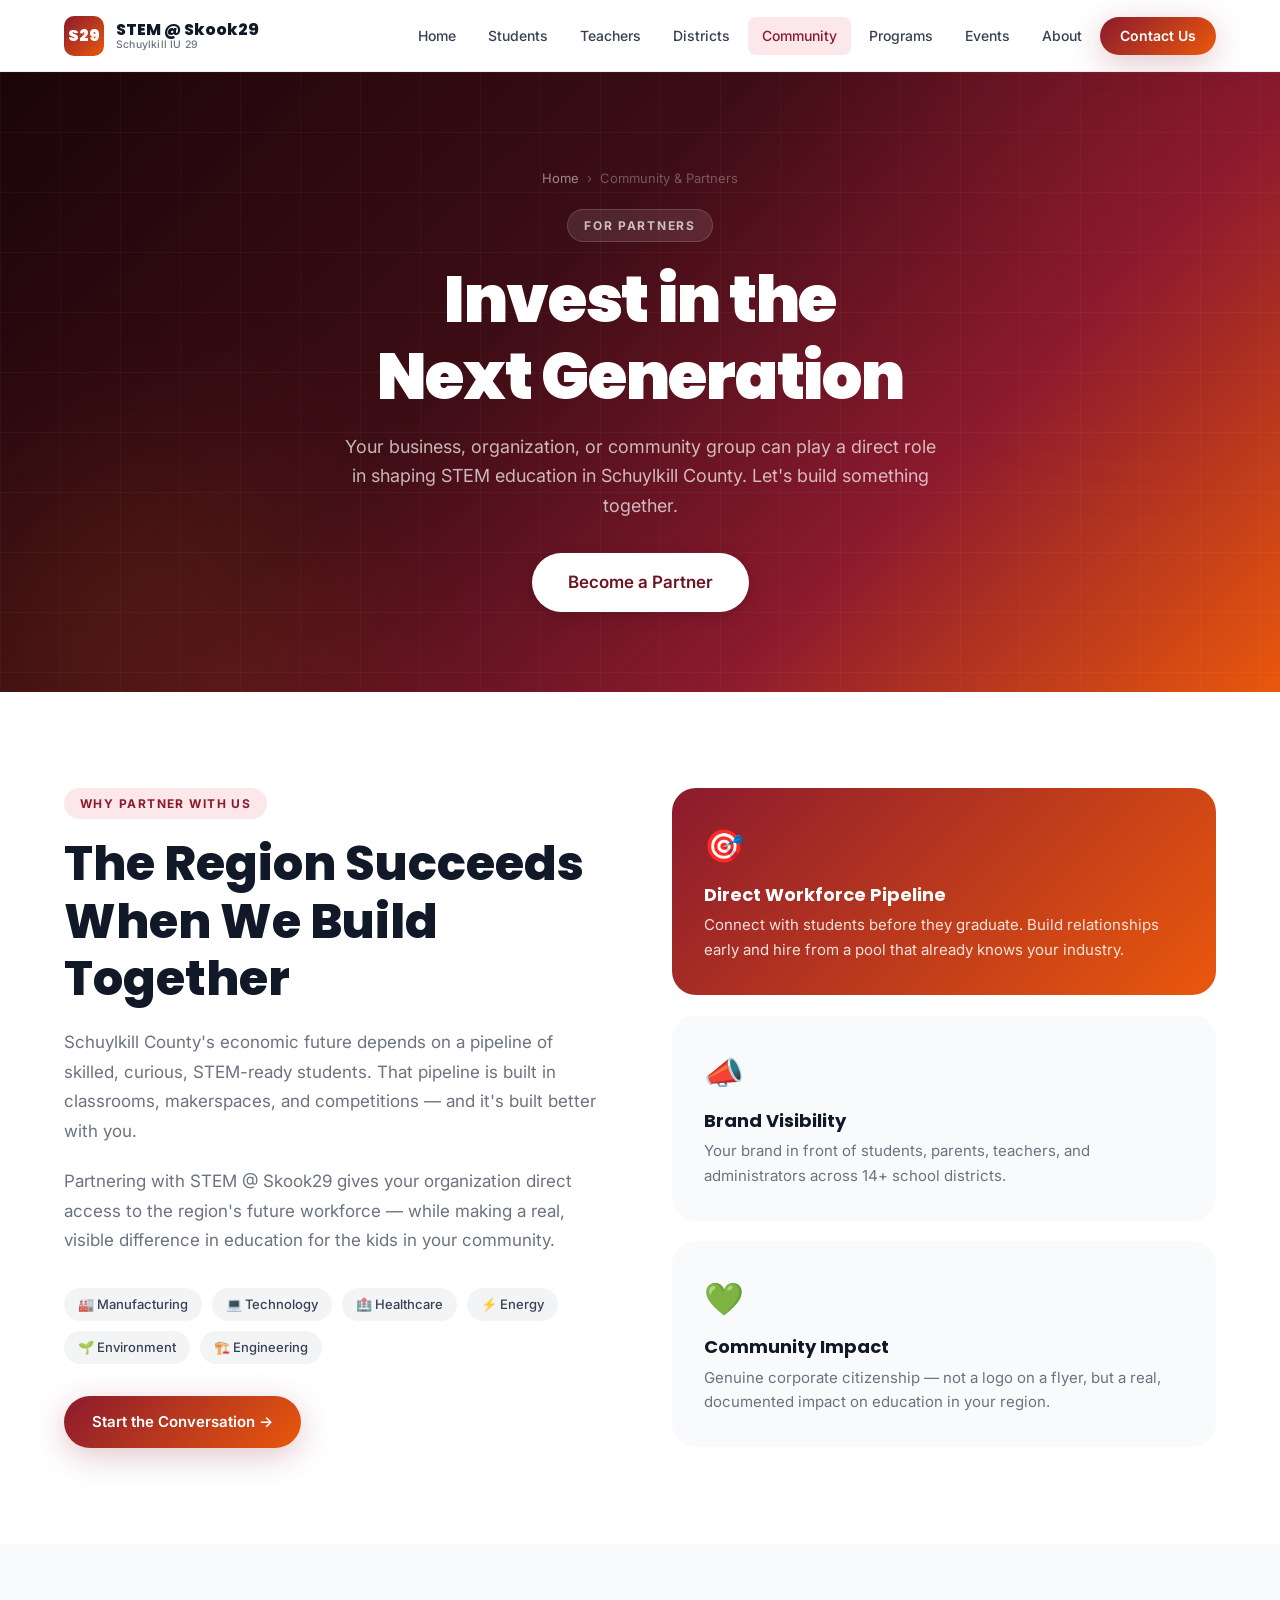
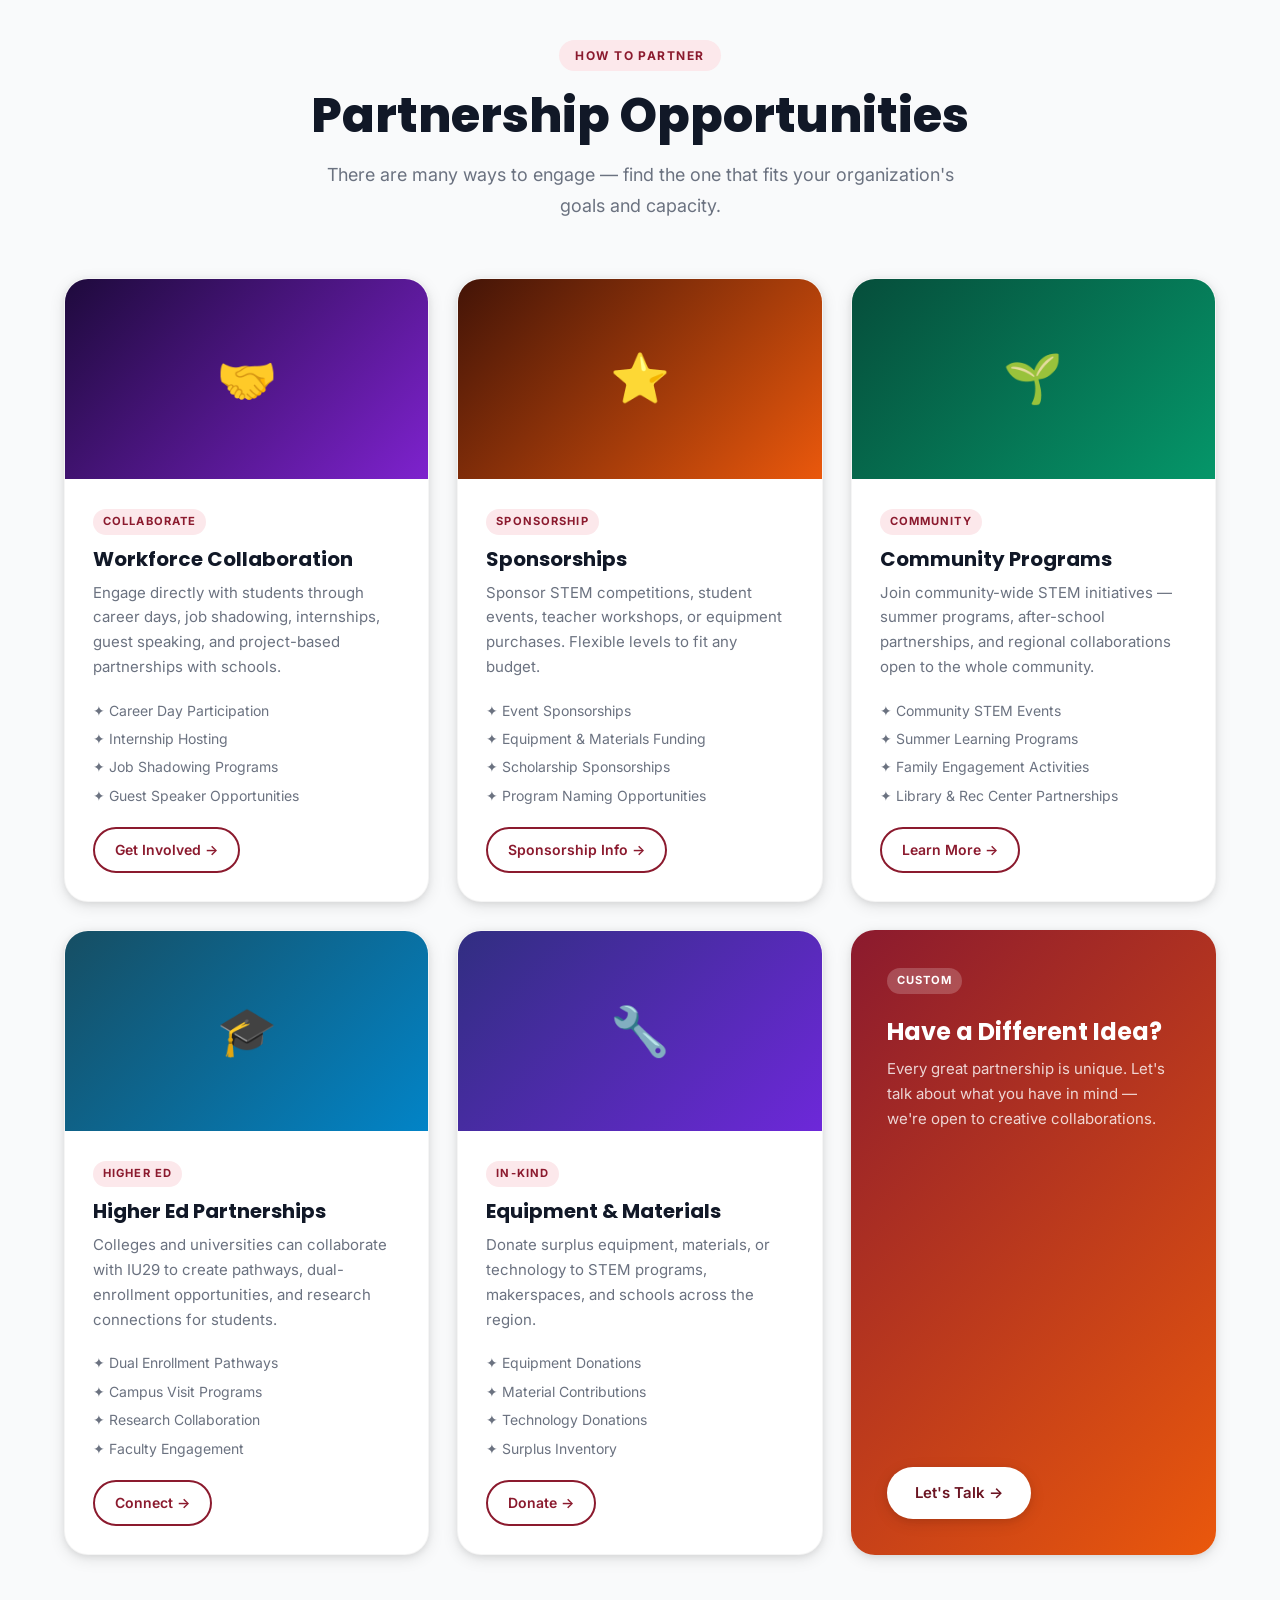
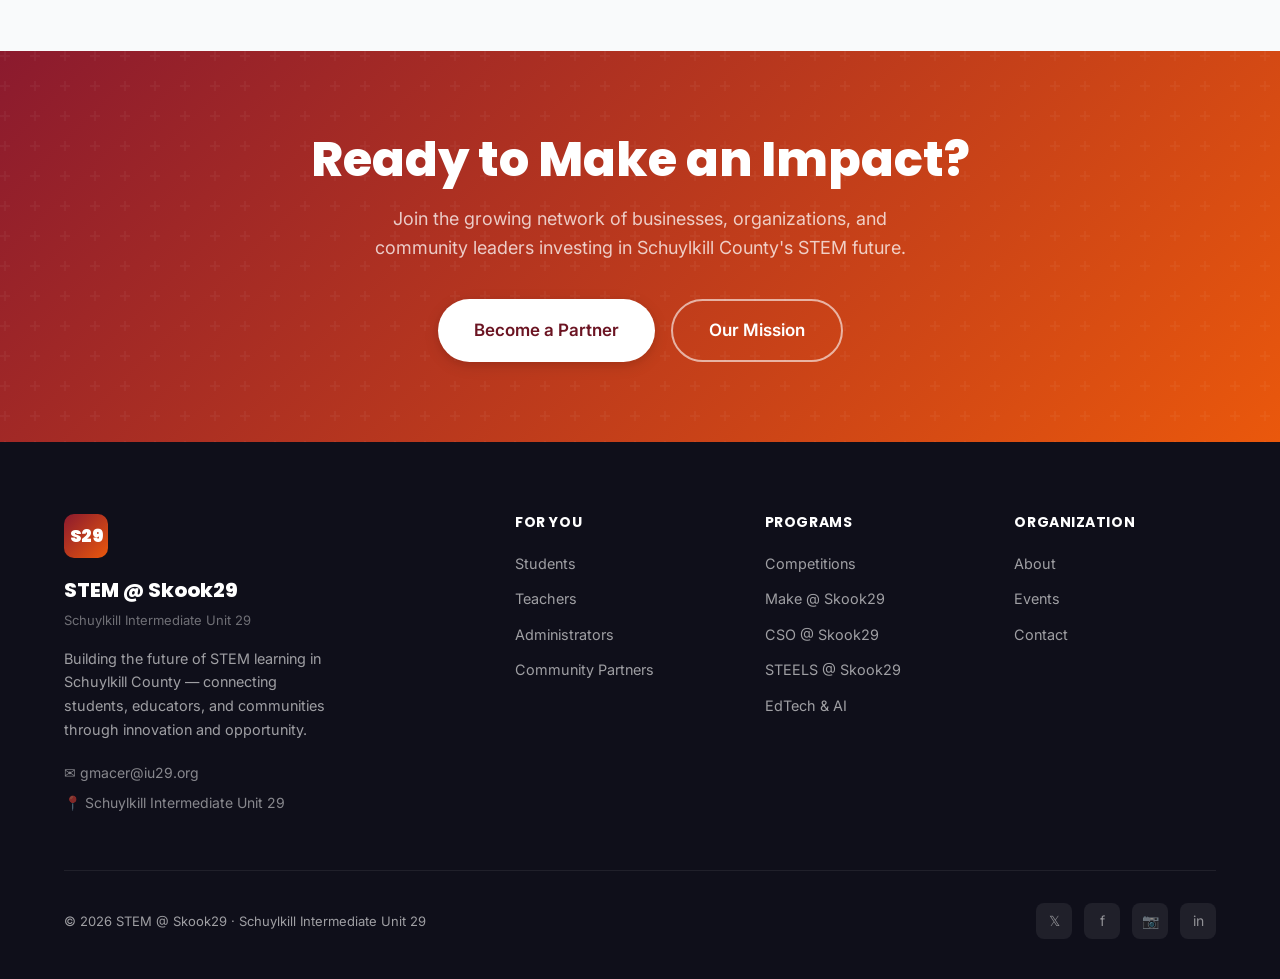
<file: community.html>
<!DOCTYPE html>
<html lang="en">
<head>
  <meta charset="UTF-8" />
  <meta name="viewport" content="width=device-width, initial-scale=1.0" />
  <title>Community & Partners — STEM @ Skook29</title>
  <meta name="description" content="Partner with STEM @ Skook29 — sponsorships, workforce collaboration, community programs, and partnership opportunities in Schuylkill County." />
  <link rel="stylesheet" href="css/styles.css" />
</head>
<body>

  <!-- NAVIGATION -->
  <nav class="navbar">
    <div class="navbar-inner">
      <a href="index.html" class="nav-brand">
        <div class="nav-logo">S29</div>
        <div class="nav-brand-text">
          <span class="nav-brand-name">STEM @ Skook29</span>
          <span class="nav-brand-sub">Schuylkill IU 29</span>
        </div>
      </a>
      <div class="nav-links">
        <a href="index.html">Home</a>
        <a href="students.html">Students</a>
        <a href="teachers.html">Teachers</a>
        <a href="districts.html">Districts</a>
        <a href="community.html" class="active">Community</a>
        <a href="programs.html">Programs</a>
        <a href="events.html">Events</a>
        <a href="about.html">About</a>
        <a href="contact.html" class="nav-cta">Contact Us</a>
      </div>
      <button class="nav-hamburger" aria-label="Toggle navigation">
        <span></span><span></span><span></span>
      </button>
    </div>
  </nav>
  <div class="mobile-nav">
    <a href="index.html">Home</a>
    <a href="students.html">Students</a>
    <a href="teachers.html">Teachers</a>
    <a href="districts.html">Districts</a>
    <a href="community.html">Community</a>
    <a href="programs.html">Programs</a>
    <a href="events.html">Events</a>
    <a href="about.html">About</a>
    <a href="contact.html">Contact</a>
  </div>

  <!-- PAGE HERO -->
  <section class="page-hero">
    <div class="page-hero-bg"></div>
    <div class="page-hero-orb page-hero-orb-1"></div>
    <div class="page-hero-orb page-hero-orb-2"></div>
    <div class="container">
      <div class="page-hero-content">
        <div class="breadcrumb">
          <a href="index.html">Home</a>
          <span>›</span>
          <span>Community & Partners</span>
        </div>
        <div class="page-hero-label">For Partners</div>
        <h1 class="page-hero-title">Invest in the<br>Next Generation</h1>
        <p class="page-hero-subtitle">
          Your business, organization, or community group can play a direct role in shaping STEM education in Schuylkill County.
          Let's build something together.
        </p>
        <a href="contact.html" class="btn btn-white btn-lg">Become a Partner</a>
      </div>
    </div>
  </section>

  <!-- PARTNERSHIP INTRO -->
  <section style="padding: var(--section-pad) 0; background: white;">
    <div class="container">
      <div class="two-col">
        <div>
          <span class="section-label">Why Partner with Us</span>
          <h2 class="section-title" style="text-align: left; margin-bottom: 20px;">The Region Succeeds<br>When We Build Together</h2>
          <p style="font-size: 1.0625rem; color: var(--gray-500); line-height: 1.75; margin-bottom: 20px;">
            Schuylkill County's economic future depends on a pipeline of skilled, curious, STEM-ready students. That pipeline is built in classrooms, makerspaces, and competitions — and it's built better with you.
          </p>
          <p style="font-size: 1.0625rem; color: var(--gray-500); line-height: 1.75; margin-bottom: 32px;">
            Partnering with STEM @ Skook29 gives your organization direct access to the region's future workforce — while making a real, visible difference in education for the kids in your community.
          </p>
          <div class="tags-row" style="margin-bottom: 32px;">
            <span class="tag">🏭 Manufacturing</span>
            <span class="tag">💻 Technology</span>
            <span class="tag">🏥 Healthcare</span>
            <span class="tag">⚡ Energy</span>
            <span class="tag">🌱 Environment</span>
            <span class="tag">🏗️ Engineering</span>
          </div>
          <a href="contact.html" class="btn btn-primary">Start the Conversation →</a>
        </div>
        <div style="display: flex; flex-direction: column; gap: 20px;">
          <div style="background: var(--gradient-main); border-radius: var(--radius-xl); padding: 32px; color: white;">
            <div style="font-size: 2rem; margin-bottom: 12px;">🎯</div>
            <h4 style="font-family: var(--font-display); font-size: 1.125rem; font-weight: 700; margin-bottom: 8px;">Direct Workforce Pipeline</h4>
            <p style="font-size: 0.9375rem; opacity: 0.85; line-height: 1.65;">Connect with students before they graduate. Build relationships early and hire from a pool that already knows your industry.</p>
          </div>
          <div style="background: var(--gray-50); border-radius: var(--radius-xl); padding: 32px; border: 1px solid var(--gray-200);">
            <div style="font-size: 2rem; margin-bottom: 12px;">📣</div>
            <h4 style="font-family: var(--font-display); font-size: 1.125rem; font-weight: 700; margin-bottom: 8px; color: var(--gray-900);">Brand Visibility</h4>
            <p style="font-size: 0.9375rem; color: var(--gray-500); line-height: 1.65;">Your brand in front of students, parents, teachers, and administrators across 14+ school districts.</p>
          </div>
          <div style="background: var(--gray-50); border-radius: var(--radius-xl); padding: 32px; border: 1px solid var(--gray-200);">
            <div style="font-size: 2rem; margin-bottom: 12px;">💚</div>
            <h4 style="font-family: var(--font-display); font-size: 1.125rem; font-weight: 700; margin-bottom: 8px; color: var(--gray-900);">Community Impact</h4>
            <p style="font-size: 0.9375rem; color: var(--gray-500); line-height: 1.65;">Genuine corporate citizenship — not a logo on a flyer, but a real, documented impact on education in your region.</p>
          </div>
        </div>
      </div>
    </div>
  </section>

  <!-- PARTNERSHIP TYPES -->
  <section style="background: var(--gray-50); padding: var(--section-pad) 0;">
    <div class="container">
      <div class="section-header">
        <span class="section-label">How to Partner</span>
        <h2 class="section-title">Partnership Opportunities</h2>
        <p class="section-subtitle">There are many ways to engage — find the one that fits your organization's goals and capacity.</p>
      </div>
      <div class="grid-3">

        <div class="card fade-in">
          <div class="card-image" style="background: linear-gradient(135deg, #1e0a3c, #7e22ce);">
            <span style="font-size: 3rem;">🤝</span>
          </div>
          <div class="card-body">
            <span class="card-tag">Collaborate</span>
            <h3 class="card-title">Workforce Collaboration</h3>
            <p class="card-text">Engage directly with students through career days, job shadowing, internships, guest speaking, and project-based partnerships with schools.</p>
            <ul style="font-size: 0.875rem; color: var(--gray-500); margin-bottom: 20px; display: flex; flex-direction: column; gap: 6px;">
              <li>✦ Career Day Participation</li>
              <li>✦ Internship Hosting</li>
              <li>✦ Job Shadowing Programs</li>
              <li>✦ Guest Speaker Opportunities</li>
            </ul>
            <a href="contact.html" class="btn btn-secondary btn-sm">Get Involved →</a>
          </div>
        </div>

        <div class="card fade-in">
          <div class="card-image" style="background: linear-gradient(135deg, #431407, #ea580c);">
            <span style="font-size: 3rem;">⭐</span>
          </div>
          <div class="card-body">
            <span class="card-tag">Sponsorship</span>
            <h3 class="card-title">Sponsorships</h3>
            <p class="card-text">Sponsor STEM competitions, student events, teacher workshops, or equipment purchases. Flexible levels to fit any budget.</p>
            <ul style="font-size: 0.875rem; color: var(--gray-500); margin-bottom: 20px; display: flex; flex-direction: column; gap: 6px;">
              <li>✦ Event Sponsorships</li>
              <li>✦ Equipment & Materials Funding</li>
              <li>✦ Scholarship Sponsorships</li>
              <li>✦ Program Naming Opportunities</li>
            </ul>
            <a href="contact.html" class="btn btn-secondary btn-sm">Sponsorship Info →</a>
          </div>
        </div>

        <div class="card fade-in">
          <div class="card-image" style="background: linear-gradient(135deg, #064e3b, #059669);">
            <span style="font-size: 3rem;">🌱</span>
          </div>
          <div class="card-body">
            <span class="card-tag">Community</span>
            <h3 class="card-title">Community Programs</h3>
            <p class="card-text">Join community-wide STEM initiatives — summer programs, after-school partnerships, and regional collaborations open to the whole community.</p>
            <ul style="font-size: 0.875rem; color: var(--gray-500); margin-bottom: 20px; display: flex; flex-direction: column; gap: 6px;">
              <li>✦ Community STEM Events</li>
              <li>✦ Summer Learning Programs</li>
              <li>✦ Family Engagement Activities</li>
              <li>✦ Library & Rec Center Partnerships</li>
            </ul>
            <a href="contact.html" class="btn btn-secondary btn-sm">Learn More →</a>
          </div>
        </div>

        <div class="card fade-in">
          <div class="card-image" style="background: linear-gradient(135deg, #164e63, #0284c7);">
            <span style="font-size: 3rem;">🎓</span>
          </div>
          <div class="card-body">
            <span class="card-tag">Higher Ed</span>
            <h3 class="card-title">Higher Ed Partnerships</h3>
            <p class="card-text">Colleges and universities can collaborate with IU29 to create pathways, dual-enrollment opportunities, and research connections for students.</p>
            <ul style="font-size: 0.875rem; color: var(--gray-500); margin-bottom: 20px; display: flex; flex-direction: column; gap: 6px;">
              <li>✦ Dual Enrollment Pathways</li>
              <li>✦ Campus Visit Programs</li>
              <li>✦ Research Collaboration</li>
              <li>✦ Faculty Engagement</li>
            </ul>
            <a href="contact.html" class="btn btn-secondary btn-sm">Connect →</a>
          </div>
        </div>

        <div class="card fade-in">
          <div class="card-image" style="background: linear-gradient(135deg, #312e81, #6d28d9);">
            <span style="font-size: 3rem;">🔧</span>
          </div>
          <div class="card-body">
            <span class="card-tag">In-Kind</span>
            <h3 class="card-title">Equipment & Materials</h3>
            <p class="card-text">Donate surplus equipment, materials, or technology to STEM programs, makerspaces, and schools across the region.</p>
            <ul style="font-size: 0.875rem; color: var(--gray-500); margin-bottom: 20px; display: flex; flex-direction: column; gap: 6px;">
              <li>✦ Equipment Donations</li>
              <li>✦ Material Contributions</li>
              <li>✦ Technology Donations</li>
              <li>✦ Surplus Inventory</li>
            </ul>
            <a href="contact.html" class="btn btn-secondary btn-sm">Donate →</a>
          </div>
        </div>

        <div class="card fade-in" style="background: var(--gradient-main); border: none;">
          <div class="card-body" style="padding: 36px; display: flex; flex-direction: column; height: 100%; justify-content: space-between;">
            <div>
              <span class="card-tag" style="background: rgba(255,255,255,0.2); color: white;">Custom</span>
              <h3 class="card-title" style="color: white; font-size: 1.5rem; margin-top: 12px;">Have a Different Idea?</h3>
              <p class="card-text" style="color: rgba(255,255,255,0.8);">Every great partnership is unique. Let's talk about what you have in mind — we're open to creative collaborations.</p>
            </div>
            <a href="contact.html" class="btn btn-white" style="margin-top: 24px; align-self: flex-start;">Let's Talk →</a>
          </div>
        </div>

      </div>
    </div>
  </section>

  <!-- CTA -->
  <section class="cta-banner">
    <div class="container">
      <div class="cta-banner-content">
        <h2>Ready to Make an Impact?</h2>
        <p>Join the growing network of businesses, organizations, and community leaders investing in Schuylkill County's STEM future.</p>
        <div class="cta-banner-actions">
          <a href="contact.html" class="btn btn-white btn-lg">Become a Partner</a>
          <a href="about.html" class="btn btn-outline-white btn-lg">Our Mission</a>
        </div>
      </div>
    </div>
  </section>

  <!-- FOOTER -->
  <footer class="footer">
    <div class="container">
      <div class="footer-grid">
        <div class="footer-brand">
          <div class="nav-logo">S29</div>
          <div class="footer-brand-name">STEM @ Skook29</div>
          <div class="footer-brand-sub">Schuylkill Intermediate Unit 29</div>
          <p>Building the future of STEM learning in Schuylkill County — connecting students, educators, and communities through innovation and opportunity.</p>
          <div class="footer-contact">
            <a href="mailto:gmacer@iu29.org">✉ gmacer@iu29.org</a>
            <a href="#">📍 Schuylkill Intermediate Unit 29</a>
          </div>
        </div>
        <div class="footer-col">
          <h4>For You</h4>
          <ul>
            <li><a href="students.html">Students</a></li>
            <li><a href="teachers.html">Teachers</a></li>
            <li><a href="districts.html">Administrators</a></li>
            <li><a href="community.html">Community Partners</a></li>
          </ul>
        </div>
        <div class="footer-col">
          <h4>Programs</h4>
          <ul>
            <li><a href="programs.html#competitions">Competitions</a></li>
            <li><a href="programs.html#make">Make @ Skook29</a></li>
            <li><a href="programs.html#cso">CSO @ Skook29</a></li>
            <li><a href="programs.html#steels">STEELS @ Skook29</a></li>
            <li><a href="programs.html#edtech">EdTech & AI</a></li>
          </ul>
        </div>
        <div class="footer-col">
          <h4>Organization</h4>
          <ul>
            <li><a href="about.html">About</a></li>
            <li><a href="events.html">Events</a></li>
            <li><a href="contact.html">Contact</a></li>
          </ul>
        </div>
      </div>
      <div class="footer-bottom">
        <p>© 2026 STEM @ Skook29 · Schuylkill Intermediate Unit 29</p>
        <div class="social-links">
          <a href="#" class="social-link">𝕏</a>
          <a href="#" class="social-link">f</a>
          <a href="#" class="social-link">📷</a>
          <a href="#" class="social-link">in</a>
        </div>
      </div>
    </div>
  </footer>

  <script src="js/main.js"></script>
</body>
</html>
</file>
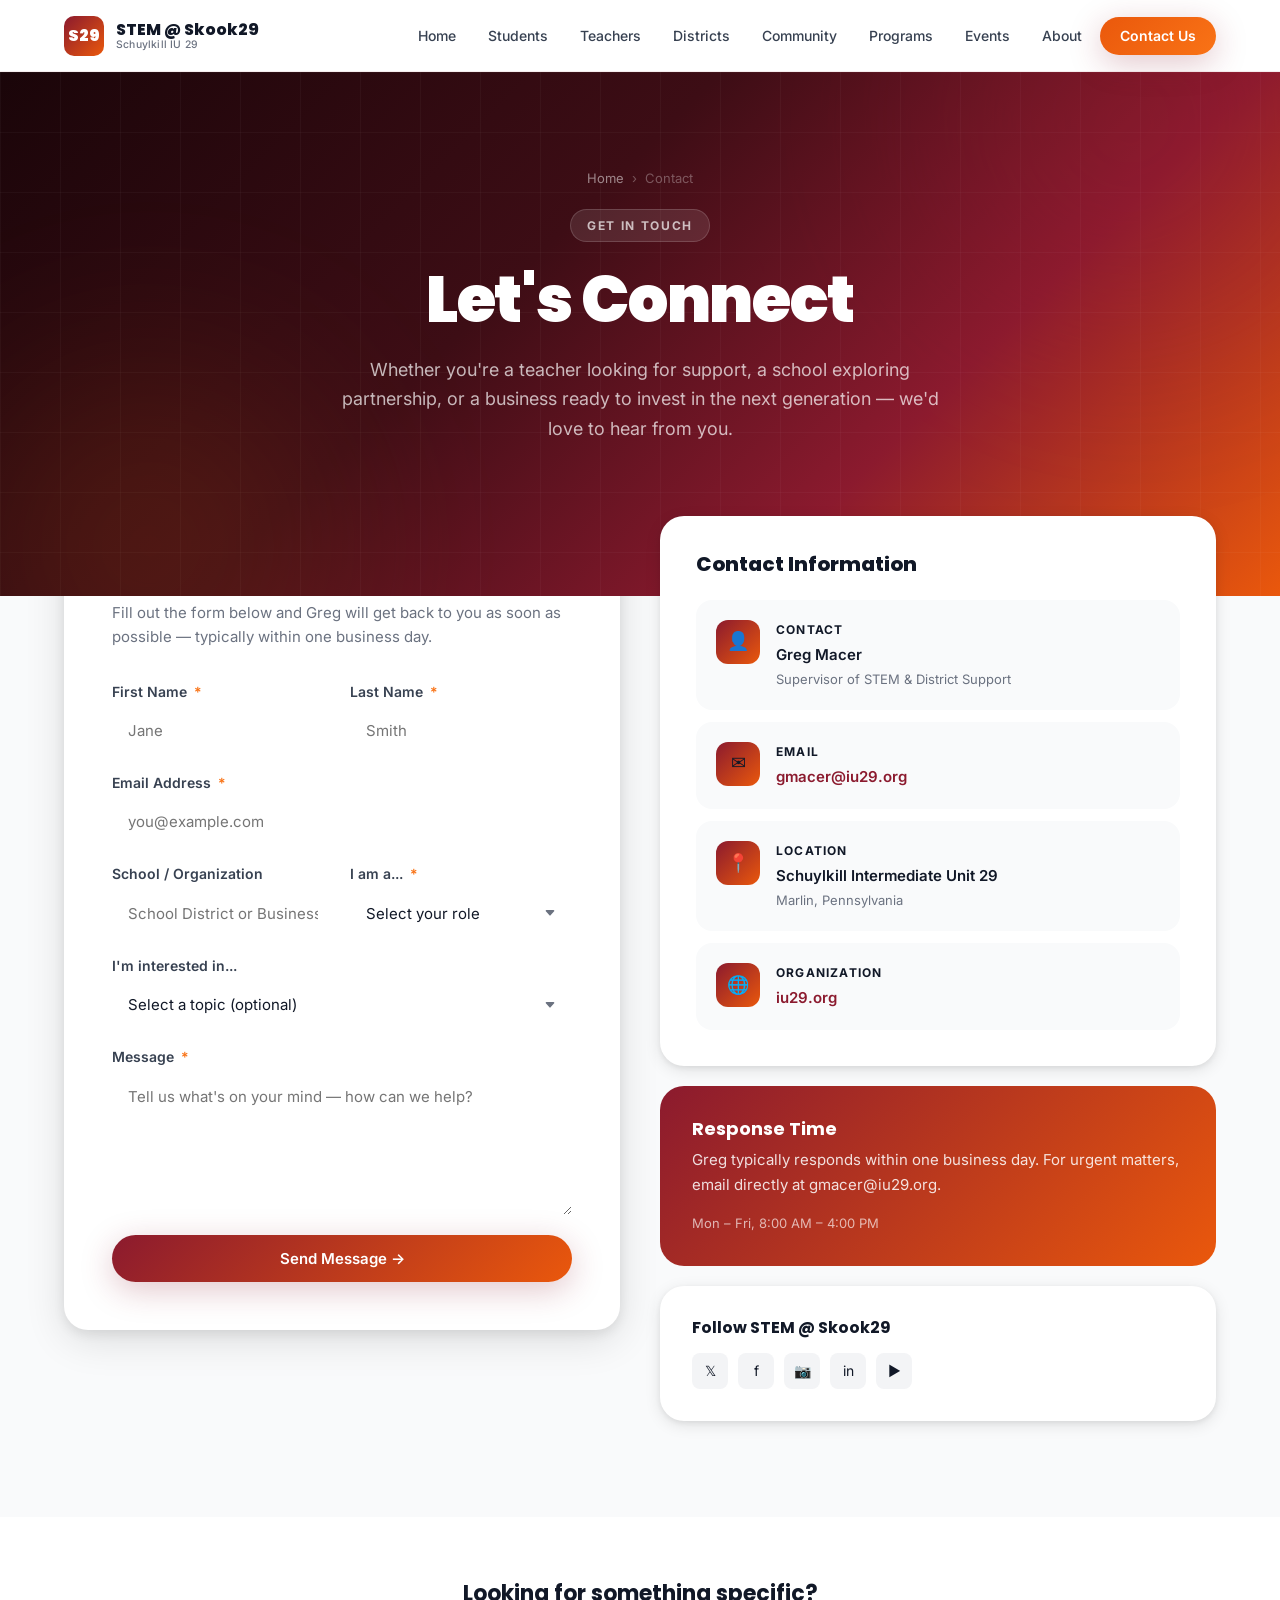
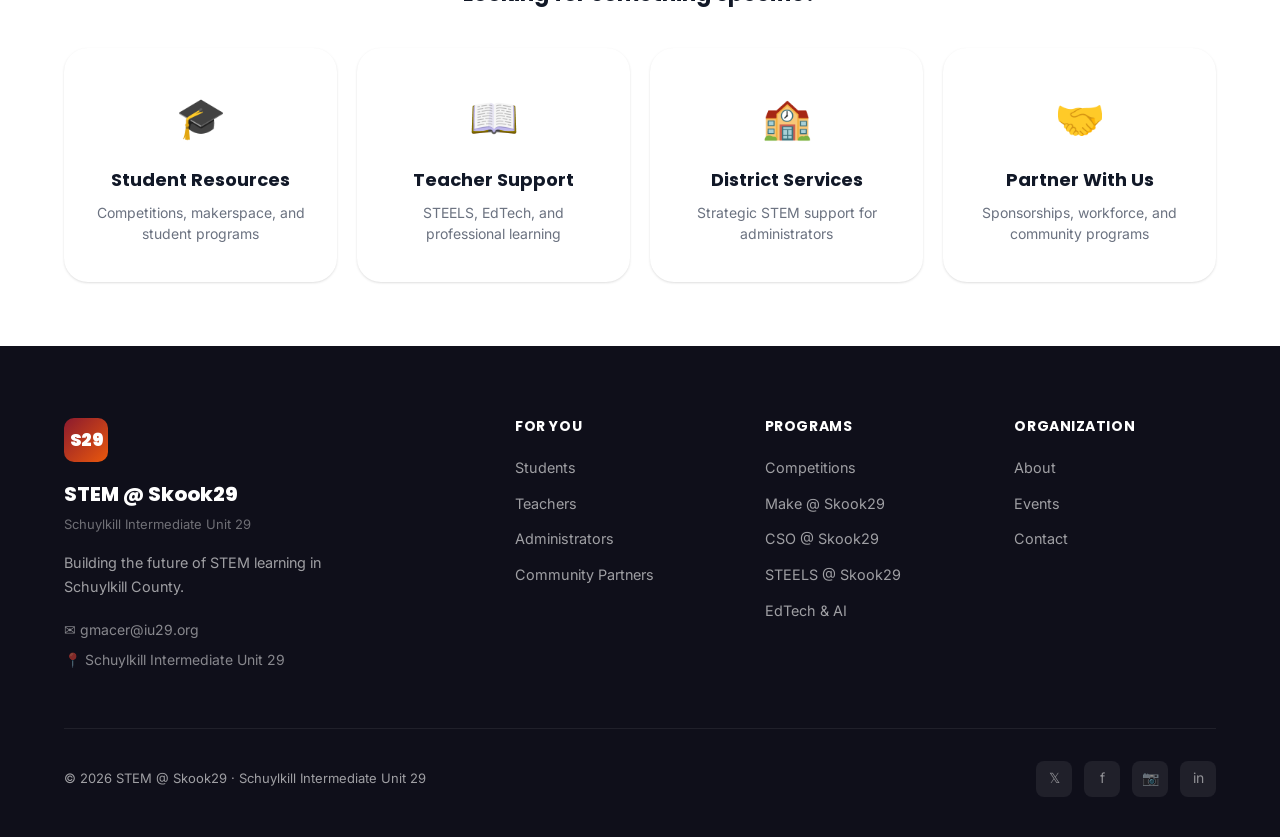
<file: contact.html>
<!DOCTYPE html>
<html lang="en">
<head>
  <meta charset="UTF-8" />
  <meta name="viewport" content="width=device-width, initial-scale=1.0" />
  <title>Contact — STEM @ Skook29</title>
  <meta name="description" content="Get in touch with STEM @ Skook29 — contact Greg Macer, Supervisor of STEM and District Support at Schuylkill IU 29." />
  <link rel="stylesheet" href="css/styles.css" />
  <style>
    .contact-form {
      display: flex;
      flex-direction: column;
      gap: 20px;
    }
    .form-row {
      display: grid;
      grid-template-columns: 1fr 1fr;
      gap: 16px;
    }
    .form-group {
      display: flex;
      flex-direction: column;
      gap: 6px;
    }
    .form-label {
      font-size: 0.875rem;
      font-weight: 600;
      color: var(--gray-700);
    }
    .form-label .required {
      color: var(--orange-500);
      margin-left: 3px;
    }
    .form-input,
    .form-select,
    .form-textarea {
      width: 100%;
      padding: 12px 16px;
      border: 2px solid var(--gray-200);
      border-radius: var(--radius-md);
      font-family: var(--font-body);
      font-size: 0.9375rem;
      color: var(--gray-900);
      background: white;
      transition: border-color 0.2s ease, box-shadow 0.2s ease;
      outline: none;
    }
    .form-input:focus,
    .form-select:focus,
    .form-textarea:focus {
      border-color: var(--purple-500);
      box-shadow: 0 0 0 3px rgba(126,34,206,0.1);
    }
    .form-textarea {
      min-height: 140px;
      resize: vertical;
    }
    .form-select {
      appearance: none;
      background-image: url("data:image/svg+xml,%3Csvg xmlns='http://www.w3.org/2000/svg' width='12' height='12' fill='%236b7280' viewBox='0 0 16 16'%3E%3Cpath d='M7.247 11.14 2.451 5.658C1.885 5.013 2.345 4 3.204 4h9.592a1 1 0 0 1 .753 1.659l-4.796 5.48a1 1 0 0 1-1.506 0z'/%3E%3C/svg%3E");
      background-repeat: no-repeat;
      background-position: right 16px center;
      padding-right: 40px;
    }

    .contact-info-item {
      display: flex;
      align-items: flex-start;
      gap: 16px;
      padding: 20px;
      background: var(--gray-50);
      border-radius: var(--radius-lg);
    }
    .contact-info-icon {
      width: 44px;
      height: 44px;
      background: var(--gradient-main);
      border-radius: var(--radius-md);
      display: flex;
      align-items: center;
      justify-content: center;
      font-size: 1.125rem;
      flex-shrink: 0;
    }
    .contact-info-label {
      font-size: 0.75rem;
      font-weight: 700;
      text-transform: uppercase;
      letter-spacing: 0.1em;
      color: var(--gray-400);
      margin-bottom: 4px;
    }
    .contact-info-value {
      font-size: 0.9375rem;
      font-weight: 600;
      color: var(--gray-900);
    }
    .contact-info-value a {
      color: var(--purple-600);
      transition: color 0.2s ease;
    }
    .contact-info-value a:hover { color: var(--purple-800); }

    @media (max-width: 640px) {
      .form-row { grid-template-columns: 1fr; }
    }
  </style>
</head>
<body>

  <!-- NAVIGATION -->
  <nav class="navbar">
    <div class="navbar-inner">
      <a href="index.html" class="nav-brand">
        <div class="nav-logo">S29</div>
        <div class="nav-brand-text">
          <span class="nav-brand-name">STEM @ Skook29</span>
          <span class="nav-brand-sub">Schuylkill IU 29</span>
        </div>
      </a>
      <div class="nav-links">
        <a href="index.html">Home</a>
        <a href="students.html">Students</a>
        <a href="teachers.html">Teachers</a>
        <a href="districts.html">Districts</a>
        <a href="community.html">Community</a>
        <a href="programs.html">Programs</a>
        <a href="events.html">Events</a>
        <a href="about.html">About</a>
        <a href="contact.html" class="nav-cta active" style="background: var(--gradient-orange) !important;">Contact Us</a>
      </div>
      <button class="nav-hamburger" aria-label="Toggle navigation">
        <span></span><span></span><span></span>
      </button>
    </div>
  </nav>
  <div class="mobile-nav">
    <a href="index.html">Home</a>
    <a href="students.html">Students</a>
    <a href="teachers.html">Teachers</a>
    <a href="districts.html">Districts</a>
    <a href="community.html">Community</a>
    <a href="programs.html">Programs</a>
    <a href="events.html">Events</a>
    <a href="about.html">About</a>
    <a href="contact.html">Contact</a>
  </div>

  <!-- PAGE HERO -->
  <section class="page-hero" style="padding-bottom: 120px;">
    <div class="page-hero-bg"></div>
    <div class="page-hero-orb page-hero-orb-1"></div>
    <div class="page-hero-orb page-hero-orb-2"></div>
    <div class="container">
      <div class="page-hero-content">
        <div class="breadcrumb">
          <a href="index.html">Home</a>
          <span>›</span>
          <span>Contact</span>
        </div>
        <div class="page-hero-label">Get in Touch</div>
        <h1 class="page-hero-title">Let's Connect</h1>
        <p class="page-hero-subtitle">
          Whether you're a teacher looking for support, a school exploring partnership,
          or a business ready to invest in the next generation — we'd love to hear from you.
        </p>
      </div>
    </div>
  </section>

  <!-- CONTACT MAIN -->
  <section style="padding: 0 0 var(--section-pad); background: var(--gray-50); margin-top: -80px;">
    <div class="container">
      <div class="two-col" style="gap: 40px; align-items: flex-start;">

        <!-- FORM -->
        <div style="background: white; border-radius: var(--radius-xl); padding: 48px; box-shadow: var(--shadow-lg);">
          <h2 style="font-family: var(--font-display); font-size: 1.5rem; font-weight: 800; color: var(--gray-900); margin-bottom: 8px;">Send a Message</h2>
          <p style="font-size: 0.9375rem; color: var(--gray-500); margin-bottom: 32px; line-height: 1.6;">Fill out the form below and Greg will get back to you as soon as possible — typically within one business day.</p>

          <form class="contact-form" action="#" method="post">
            <div class="form-row">
              <div class="form-group">
                <label class="form-label" for="first-name">First Name <span class="required">*</span></label>
                <input class="form-input" type="text" id="first-name" name="first_name" placeholder="Jane" required />
              </div>
              <div class="form-group">
                <label class="form-label" for="last-name">Last Name <span class="required">*</span></label>
                <input class="form-input" type="text" id="last-name" name="last_name" placeholder="Smith" required />
              </div>
            </div>
            <div class="form-group">
              <label class="form-label" for="email">Email Address <span class="required">*</span></label>
              <input class="form-input" type="email" id="email" name="email" placeholder="you@example.com" required />
            </div>
            <div class="form-row">
              <div class="form-group">
                <label class="form-label" for="organization">School / Organization</label>
                <input class="form-input" type="text" id="organization" name="organization" placeholder="School District or Business" />
              </div>
              <div class="form-group">
                <label class="form-label" for="role">I am a... <span class="required">*</span></label>
                <select class="form-select" id="role" name="role" required>
                  <option value="" disabled selected>Select your role</option>
                  <option value="student">Student</option>
                  <option value="teacher">Teacher / Educator</option>
                  <option value="administrator">Administrator</option>
                  <option value="community">Community Partner</option>
                  <option value="business">Business / Industry</option>
                  <option value="parent">Parent / Family</option>
                  <option value="other">Other</option>
                </select>
              </div>
            </div>
            <div class="form-group">
              <label class="form-label" for="interest">I'm interested in...</label>
              <select class="form-select" id="interest" name="interest">
                <option value="" disabled selected>Select a topic (optional)</option>
                <option value="competitions">Competitions</option>
                <option value="make">Make @ Skook29 / Makerspace</option>
                <option value="cso">CSO Programs</option>
                <option value="steels">STEELS Support</option>
                <option value="edtech">EdTech & AI</option>
                <option value="pd">Professional Development</option>
                <option value="partnership">Partnership / Sponsorship</option>
                <option value="events">Events</option>
                <option value="general">General Information</option>
              </select>
            </div>
            <div class="form-group">
              <label class="form-label" for="message">Message <span class="required">*</span></label>
              <textarea class="form-textarea" id="message" name="message" placeholder="Tell us what's on your mind — how can we help?" required></textarea>
            </div>
            <button type="submit" class="btn btn-primary" style="align-self: flex-start; width: 100%;">Send Message →</button>
          </form>
        </div>

        <!-- CONTACT INFO SIDEBAR -->
        <div style="display: flex; flex-direction: column; gap: 20px; position: sticky; top: 100px;">
          <div style="background: white; border-radius: var(--radius-xl); padding: 36px; box-shadow: var(--shadow-md);">
            <h3 style="font-family: var(--font-display); font-size: 1.25rem; font-weight: 800; color: var(--gray-900); margin-bottom: 24px;">Contact Information</h3>
            <div style="display: flex; flex-direction: column; gap: 12px;">
              <div class="contact-info-item">
                <div class="contact-info-icon">👤</div>
                <div>
                  <div class="contact-info-label">Contact</div>
                  <div class="contact-info-value">Greg Macer</div>
                  <div style="font-size: 0.8125rem; color: var(--gray-500); margin-top: 2px;">Supervisor of STEM & District Support</div>
                </div>
              </div>
              <div class="contact-info-item">
                <div class="contact-info-icon">✉</div>
                <div>
                  <div class="contact-info-label">Email</div>
                  <div class="contact-info-value"><a href="mailto:gmacer@iu29.org">gmacer@iu29.org</a></div>
                </div>
              </div>
              <div class="contact-info-item">
                <div class="contact-info-icon">📍</div>
                <div>
                  <div class="contact-info-label">Location</div>
                  <div class="contact-info-value">Schuylkill Intermediate Unit 29</div>
                  <div style="font-size: 0.8125rem; color: var(--gray-500); margin-top: 2px;">Marlin, Pennsylvania</div>
                </div>
              </div>
              <div class="contact-info-item">
                <div class="contact-info-icon">🌐</div>
                <div>
                  <div class="contact-info-label">Organization</div>
                  <div class="contact-info-value"><a href="#">iu29.org</a></div>
                </div>
              </div>
            </div>
          </div>

          <div style="background: var(--gradient-main); border-radius: var(--radius-xl); padding: 32px; color: white;">
            <h4 style="font-family: var(--font-display); font-size: 1.125rem; font-weight: 700; margin-bottom: 8px;">Response Time</h4>
            <p style="font-size: 0.9375rem; opacity: 0.85; line-height: 1.65; margin-bottom: 16px;">Greg typically responds within one business day. For urgent matters, email directly at gmacer@iu29.org.</p>
            <div style="font-size: 0.8125rem; opacity: 0.65;">Mon – Fri, 8:00 AM – 4:00 PM</div>
          </div>

          <div style="background: white; border-radius: var(--radius-xl); padding: 32px; box-shadow: var(--shadow-md);">
            <h4 style="font-family: var(--font-display); font-size: 1rem; font-weight: 700; color: var(--gray-900); margin-bottom: 16px;">Follow STEM @ Skook29</h4>
            <div class="social-links" style="gap: 10px;">
              <a href="#" class="social-link" style="background: var(--gray-100); color: var(--gray-600);" aria-label="Twitter">𝕏</a>
              <a href="#" class="social-link" style="background: var(--gray-100); color: var(--gray-600);" aria-label="Facebook">f</a>
              <a href="#" class="social-link" style="background: var(--gray-100); color: var(--gray-600);" aria-label="Instagram">📷</a>
              <a href="#" class="social-link" style="background: var(--gray-100); color: var(--gray-600);" aria-label="LinkedIn">in</a>
              <a href="#" class="social-link" style="background: var(--gray-100); color: var(--gray-600);" aria-label="YouTube">▶</a>
            </div>
          </div>
        </div>

      </div>
    </div>
  </section>

  <!-- PATH QUICK LINKS -->
  <section style="padding: var(--section-pad-sm) 0; background: white;">
    <div class="container">
      <div class="section-header" style="margin-bottom: 40px;">
        <h3 style="font-size: 1.375rem; font-weight: 700; color: var(--gray-900);">Looking for something specific?</h3>
      </div>
      <div class="path-grid">
        <a href="students.html" class="path-card">
          <span class="path-icon">🎓</span>
          <div class="path-title">Student Resources</div>
          <p class="path-desc">Competitions, makerspace, and student programs</p>
        </a>
        <a href="teachers.html" class="path-card">
          <span class="path-icon">📖</span>
          <div class="path-title">Teacher Support</div>
          <p class="path-desc">STEELS, EdTech, and professional learning</p>
        </a>
        <a href="districts.html" class="path-card">
          <span class="path-icon">🏫</span>
          <div class="path-title">District Services</div>
          <p class="path-desc">Strategic STEM support for administrators</p>
        </a>
        <a href="community.html" class="path-card">
          <span class="path-icon">🤝</span>
          <div class="path-title">Partner With Us</div>
          <p class="path-desc">Sponsorships, workforce, and community programs</p>
        </a>
      </div>
    </div>
  </section>

  <!-- FOOTER -->
  <footer class="footer">
    <div class="container">
      <div class="footer-grid">
        <div class="footer-brand">
          <div class="nav-logo">S29</div>
          <div class="footer-brand-name">STEM @ Skook29</div>
          <div class="footer-brand-sub">Schuylkill Intermediate Unit 29</div>
          <p>Building the future of STEM learning in Schuylkill County.</p>
          <div class="footer-contact">
            <a href="mailto:gmacer@iu29.org">✉ gmacer@iu29.org</a>
            <a href="#">📍 Schuylkill Intermediate Unit 29</a>
          </div>
        </div>
        <div class="footer-col">
          <h4>For You</h4>
          <ul>
            <li><a href="students.html">Students</a></li>
            <li><a href="teachers.html">Teachers</a></li>
            <li><a href="districts.html">Administrators</a></li>
            <li><a href="community.html">Community Partners</a></li>
          </ul>
        </div>
        <div class="footer-col">
          <h4>Programs</h4>
          <ul>
            <li><a href="programs.html#competitions">Competitions</a></li>
            <li><a href="programs.html#make">Make @ Skook29</a></li>
            <li><a href="programs.html#cso">CSO @ Skook29</a></li>
            <li><a href="programs.html#steels">STEELS @ Skook29</a></li>
            <li><a href="programs.html#edtech">EdTech & AI</a></li>
          </ul>
        </div>
        <div class="footer-col">
          <h4>Organization</h4>
          <ul>
            <li><a href="about.html">About</a></li>
            <li><a href="events.html">Events</a></li>
            <li><a href="contact.html">Contact</a></li>
          </ul>
        </div>
      </div>
      <div class="footer-bottom">
        <p>© 2026 STEM @ Skook29 · Schuylkill Intermediate Unit 29</p>
        <div class="social-links">
          <a href="#" class="social-link">𝕏</a>
          <a href="#" class="social-link">f</a>
          <a href="#" class="social-link">📷</a>
          <a href="#" class="social-link">in</a>
        </div>
      </div>
    </div>
  </footer>

  <script src="js/main.js"></script>
</body>
</html>
</file>
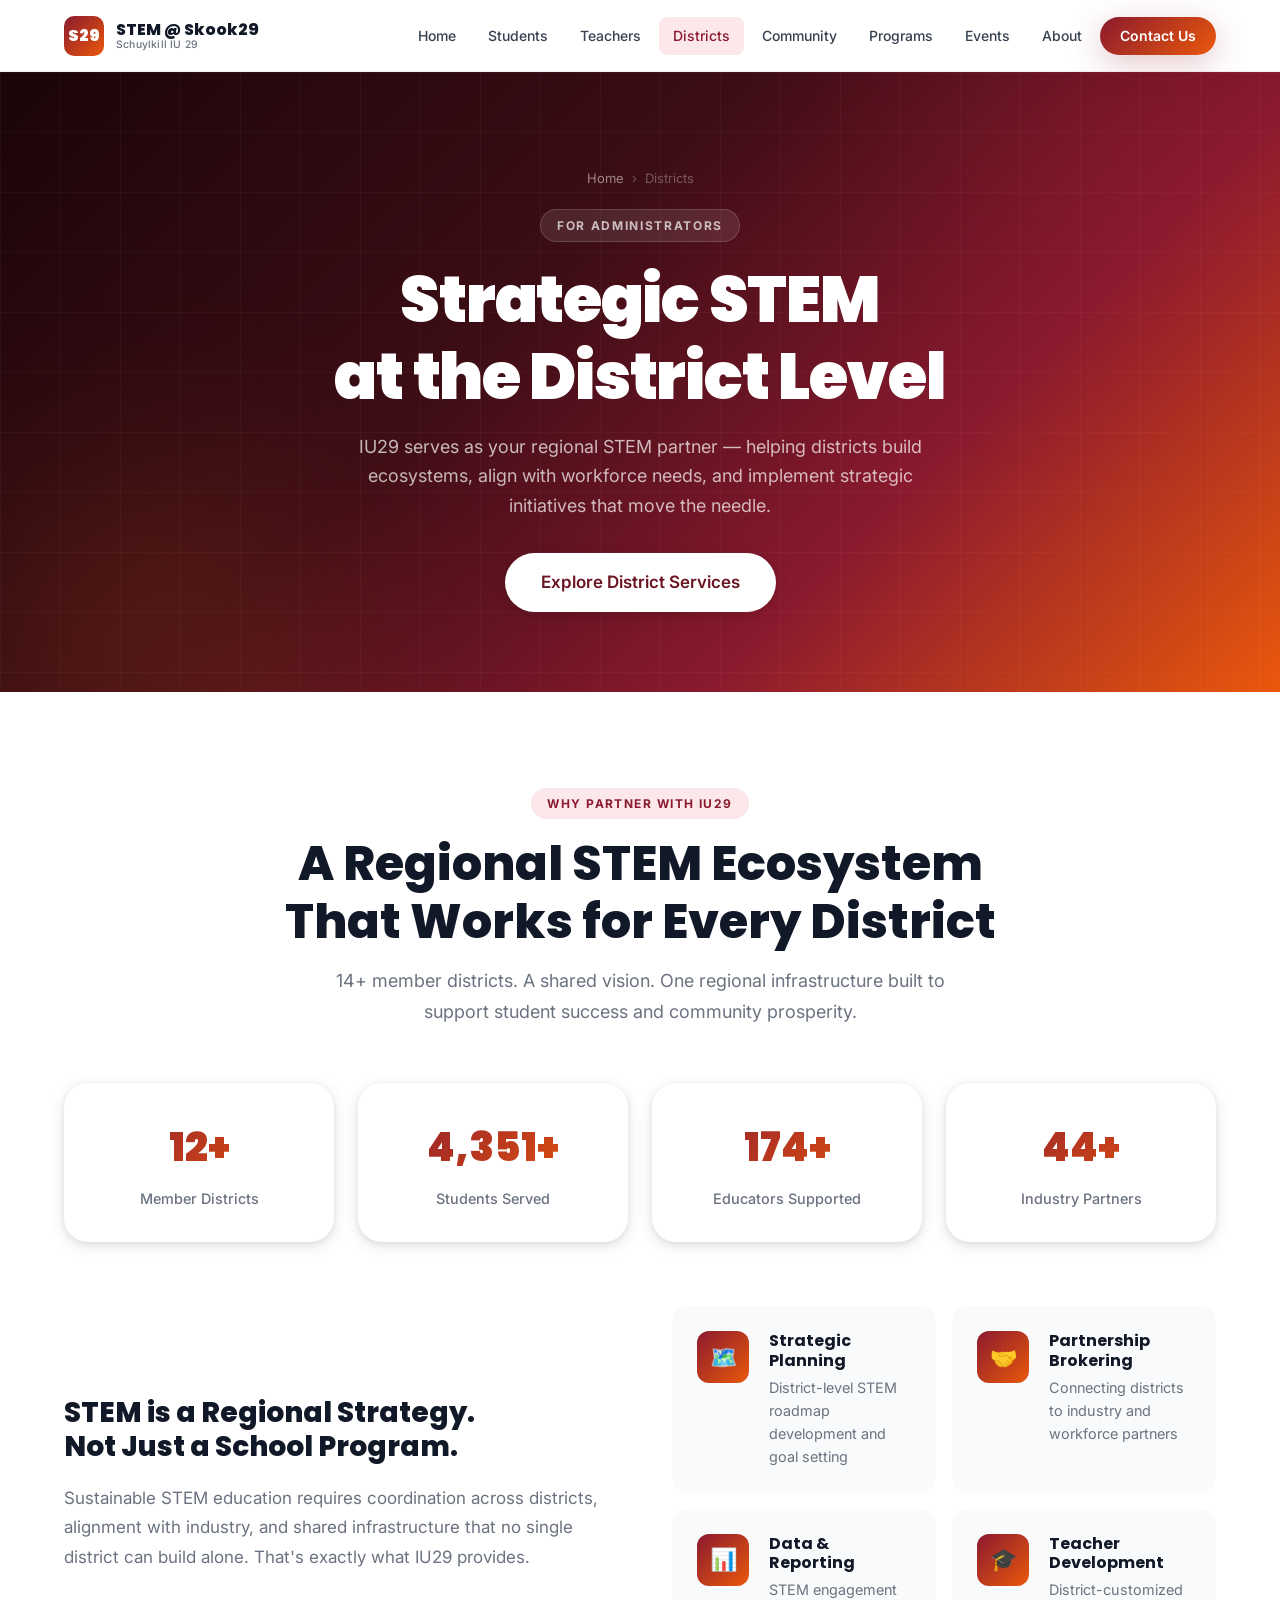
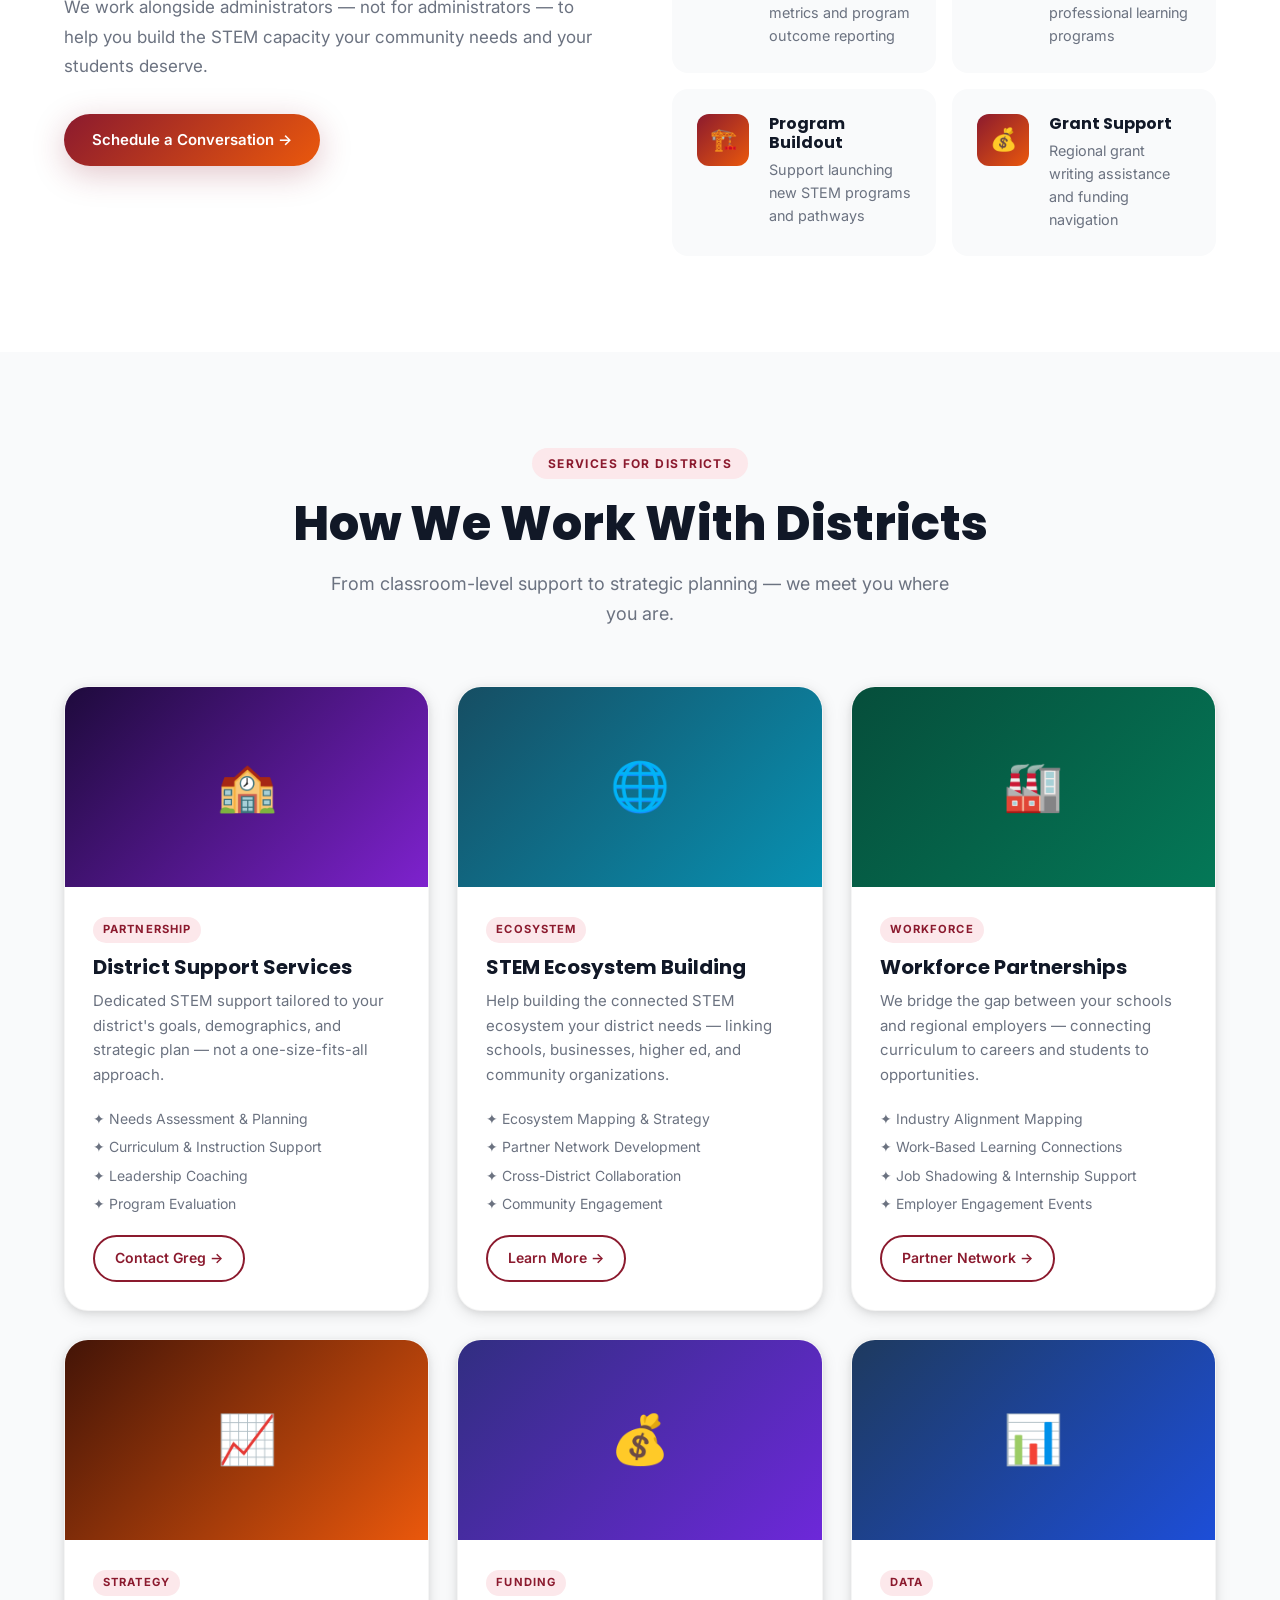
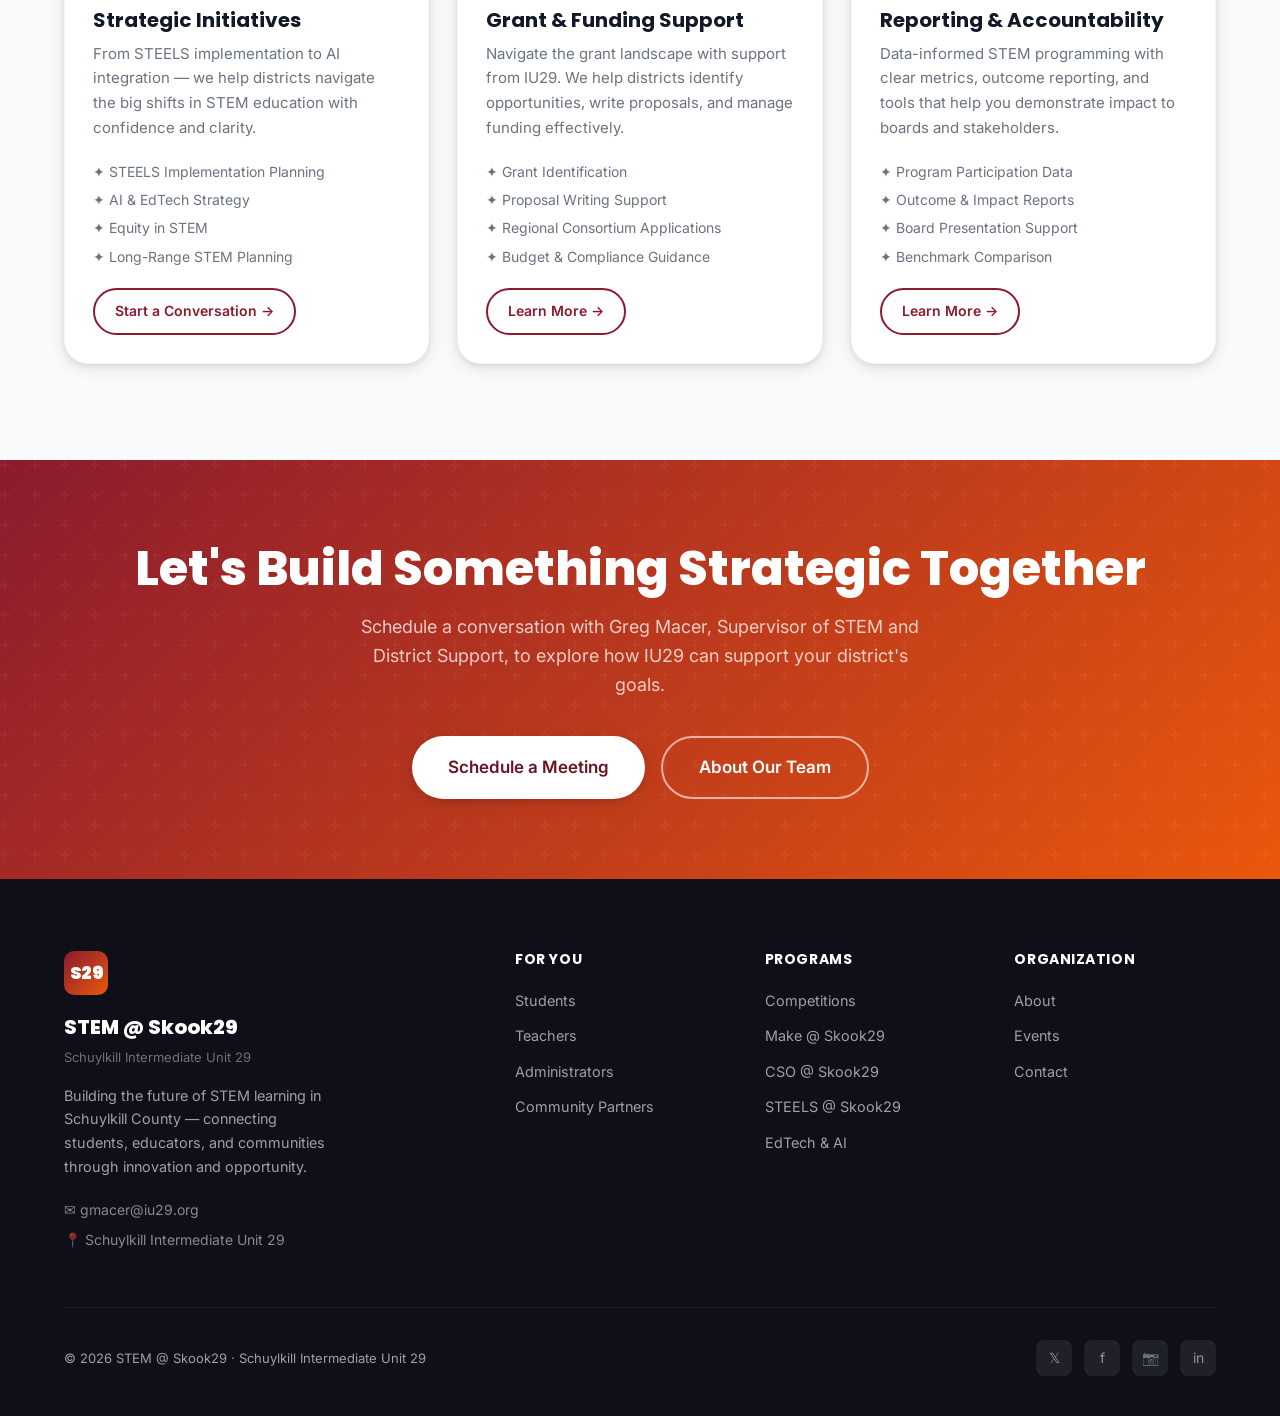
<file: districts.html>
<!DOCTYPE html>
<html lang="en">
<head>
  <meta charset="UTF-8" />
  <meta name="viewport" content="width=device-width, initial-scale=1.0" />
  <title>Districts & Administrators — STEM @ Skook29</title>
  <meta name="description" content="District-level STEM support from Skook29 — ecosystem building, workforce alignment, strategic initiatives, and professional development." />
  <link rel="stylesheet" href="css/styles.css" />
</head>
<body>

  <!-- NAVIGATION -->
  <nav class="navbar">
    <div class="navbar-inner">
      <a href="index.html" class="nav-brand">
        <div class="nav-logo">S29</div>
        <div class="nav-brand-text">
          <span class="nav-brand-name">STEM @ Skook29</span>
          <span class="nav-brand-sub">Schuylkill IU 29</span>
        </div>
      </a>
      <div class="nav-links">
        <a href="index.html">Home</a>
        <a href="students.html">Students</a>
        <a href="teachers.html">Teachers</a>
        <a href="districts.html" class="active">Districts</a>
        <a href="community.html">Community</a>
        <a href="programs.html">Programs</a>
        <a href="events.html">Events</a>
        <a href="about.html">About</a>
        <a href="contact.html" class="nav-cta">Contact Us</a>
      </div>
      <button class="nav-hamburger" aria-label="Toggle navigation">
        <span></span><span></span><span></span>
      </button>
    </div>
  </nav>
  <div class="mobile-nav">
    <a href="index.html">Home</a>
    <a href="students.html">Students</a>
    <a href="teachers.html">Teachers</a>
    <a href="districts.html">Districts</a>
    <a href="community.html">Community</a>
    <a href="programs.html">Programs</a>
    <a href="events.html">Events</a>
    <a href="about.html">About</a>
    <a href="contact.html">Contact</a>
  </div>

  <!-- PAGE HERO -->
  <section class="page-hero">
    <div class="page-hero-bg"></div>
    <div class="page-hero-orb page-hero-orb-1"></div>
    <div class="page-hero-orb page-hero-orb-2"></div>
    <div class="container">
      <div class="page-hero-content">
        <div class="breadcrumb">
          <a href="index.html">Home</a>
          <span>›</span>
          <span>Districts</span>
        </div>
        <div class="page-hero-label">For Administrators</div>
        <h1 class="page-hero-title">Strategic STEM<br>at the District Level</h1>
        <p class="page-hero-subtitle">
          IU29 serves as your regional STEM partner — helping districts build ecosystems, align with workforce needs,
          and implement strategic initiatives that move the needle.
        </p>
        <a href="#district-support" class="btn btn-white btn-lg">Explore District Services</a>
      </div>
    </div>
  </section>

  <!-- DISTRICT VALUE PROP -->
  <section style="padding: var(--section-pad) 0; background: white;">
    <div class="container">
      <div class="section-header">
        <span class="section-label">Why Partner with IU29</span>
        <h2 class="section-title">A Regional STEM Ecosystem<br>That Works for Every District</h2>
        <p class="section-subtitle">14+ member districts. A shared vision. One regional infrastructure built to support student success and community prosperity.</p>
      </div>
      <div class="grid-4" style="margin-bottom: 64px;">
        <div class="stat-card fade-in">
          <div class="value" data-counter="14" data-suffix="+">14+</div>
          <div class="label">Member Districts</div>
        </div>
        <div class="stat-card fade-in">
          <div class="value" data-counter="5000" data-suffix="+">5,000+</div>
          <div class="label">Students Served</div>
        </div>
        <div class="stat-card fade-in">
          <div class="value" data-counter="200" data-suffix="+">200+</div>
          <div class="label">Educators Supported</div>
        </div>
        <div class="stat-card fade-in">
          <div class="value" data-counter="50" data-suffix="+">50+</div>
          <div class="label">Industry Partners</div>
        </div>
      </div>
      <div class="two-col">
        <div>
          <h3 style="font-family: var(--font-display); font-size: 1.75rem; font-weight: 800; color: var(--gray-900); margin-bottom: 20px; line-height: 1.2;">
            STEM is a Regional Strategy.<br>Not Just a School Program.
          </h3>
          <p style="font-size: 1.0625rem; color: var(--gray-500); line-height: 1.75; margin-bottom: 20px;">
            Sustainable STEM education requires coordination across districts, alignment with industry, and shared infrastructure that no single district can build alone. That's exactly what IU29 provides.
          </p>
          <p style="font-size: 1.0625rem; color: var(--gray-500); line-height: 1.75; margin-bottom: 32px;">
            We work alongside administrators — not for administrators — to help you build the STEM capacity your community needs and your students deserve.
          </p>
          <a href="contact.html" class="btn btn-primary">Schedule a Conversation →</a>
        </div>
        <div class="feature-grid">
          <div class="feature-item">
            <div class="feature-icon-wrap">🗺️</div>
            <div class="feature-content">
              <h4>Strategic Planning</h4>
              <p>District-level STEM roadmap development and goal setting</p>
            </div>
          </div>
          <div class="feature-item">
            <div class="feature-icon-wrap">🤝</div>
            <div class="feature-content">
              <h4>Partnership Brokering</h4>
              <p>Connecting districts to industry and workforce partners</p>
            </div>
          </div>
          <div class="feature-item">
            <div class="feature-icon-wrap">📊</div>
            <div class="feature-content">
              <h4>Data & Reporting</h4>
              <p>STEM engagement metrics and program outcome reporting</p>
            </div>
          </div>
          <div class="feature-item">
            <div class="feature-icon-wrap">🎓</div>
            <div class="feature-content">
              <h4>Teacher Development</h4>
              <p>District-customized professional learning programs</p>
            </div>
          </div>
          <div class="feature-item">
            <div class="feature-icon-wrap">🏗️</div>
            <div class="feature-content">
              <h4>Program Buildout</h4>
              <p>Support launching new STEM programs and pathways</p>
            </div>
          </div>
          <div class="feature-item">
            <div class="feature-icon-wrap">💰</div>
            <div class="feature-content">
              <h4>Grant Support</h4>
              <p>Regional grant writing assistance and funding navigation</p>
            </div>
          </div>
        </div>
      </div>
    </div>
  </section>

  <!-- DISTRICT SERVICES -->
  <section id="district-support" style="background: var(--gray-50); padding: var(--section-pad) 0;">
    <div class="container">
      <div class="section-header">
        <span class="section-label">Services for Districts</span>
        <h2 class="section-title">How We Work With Districts</h2>
        <p class="section-subtitle">From classroom-level support to strategic planning — we meet you where you are.</p>
      </div>
      <div class="grid-3">

        <div class="card fade-in">
          <div class="card-image" style="background: linear-gradient(135deg, #1e0a3c, #7e22ce);">
            <span style="font-size: 3rem;">🏫</span>
          </div>
          <div class="card-body">
            <span class="card-tag">Partnership</span>
            <h3 class="card-title">District Support Services</h3>
            <p class="card-text">Dedicated STEM support tailored to your district's goals, demographics, and strategic plan — not a one-size-fits-all approach.</p>
            <ul style="font-size: 0.875rem; color: var(--gray-500); margin-bottom: 20px; display: flex; flex-direction: column; gap: 6px;">
              <li>✦ Needs Assessment & Planning</li>
              <li>✦ Curriculum & Instruction Support</li>
              <li>✦ Leadership Coaching</li>
              <li>✦ Program Evaluation</li>
            </ul>
            <a href="contact.html" class="btn btn-secondary btn-sm">Contact Greg →</a>
          </div>
        </div>

        <div class="card fade-in">
          <div class="card-image" style="background: linear-gradient(135deg, #164e63, #0891b2);">
            <span style="font-size: 3rem;">🌐</span>
          </div>
          <div class="card-body">
            <span class="card-tag">Ecosystem</span>
            <h3 class="card-title">STEM Ecosystem Building</h3>
            <p class="card-text">Help building the connected STEM ecosystem your district needs — linking schools, businesses, higher ed, and community organizations.</p>
            <ul style="font-size: 0.875rem; color: var(--gray-500); margin-bottom: 20px; display: flex; flex-direction: column; gap: 6px;">
              <li>✦ Ecosystem Mapping & Strategy</li>
              <li>✦ Partner Network Development</li>
              <li>✦ Cross-District Collaboration</li>
              <li>✦ Community Engagement</li>
            </ul>
            <a href="contact.html" class="btn btn-secondary btn-sm">Learn More →</a>
          </div>
        </div>

        <div class="card fade-in">
          <div class="card-image" style="background: linear-gradient(135deg, #064e3b, #047857);">
            <span style="font-size: 3rem;">🏭</span>
          </div>
          <div class="card-body">
            <span class="card-tag">Workforce</span>
            <h3 class="card-title">Workforce Partnerships</h3>
            <p class="card-text">We bridge the gap between your schools and regional employers — connecting curriculum to careers and students to opportunities.</p>
            <ul style="font-size: 0.875rem; color: var(--gray-500); margin-bottom: 20px; display: flex; flex-direction: column; gap: 6px;">
              <li>✦ Industry Alignment Mapping</li>
              <li>✦ Work-Based Learning Connections</li>
              <li>✦ Job Shadowing & Internship Support</li>
              <li>✦ Employer Engagement Events</li>
            </ul>
            <a href="community.html" class="btn btn-secondary btn-sm">Partner Network →</a>
          </div>
        </div>

        <div class="card fade-in">
          <div class="card-image" style="background: linear-gradient(135deg, #431407, #ea580c);">
            <span style="font-size: 3rem;">📈</span>
          </div>
          <div class="card-body">
            <span class="card-tag">Strategy</span>
            <h3 class="card-title">Strategic Initiatives</h3>
            <p class="card-text">From STEELS implementation to AI integration — we help districts navigate the big shifts in STEM education with confidence and clarity.</p>
            <ul style="font-size: 0.875rem; color: var(--gray-500); margin-bottom: 20px; display: flex; flex-direction: column; gap: 6px;">
              <li>✦ STEELS Implementation Planning</li>
              <li>✦ AI & EdTech Strategy</li>
              <li>✦ Equity in STEM</li>
              <li>✦ Long-Range STEM Planning</li>
            </ul>
            <a href="contact.html" class="btn btn-secondary btn-sm">Start a Conversation →</a>
          </div>
        </div>

        <div class="card fade-in">
          <div class="card-image" style="background: linear-gradient(135deg, #312e81, #6d28d9);">
            <span style="font-size: 3rem;">💰</span>
          </div>
          <div class="card-body">
            <span class="card-tag">Funding</span>
            <h3 class="card-title">Grant & Funding Support</h3>
            <p class="card-text">Navigate the grant landscape with support from IU29. We help districts identify opportunities, write proposals, and manage funding effectively.</p>
            <ul style="font-size: 0.875rem; color: var(--gray-500); margin-bottom: 20px; display: flex; flex-direction: column; gap: 6px;">
              <li>✦ Grant Identification</li>
              <li>✦ Proposal Writing Support</li>
              <li>✦ Regional Consortium Applications</li>
              <li>✦ Budget & Compliance Guidance</li>
            </ul>
            <a href="contact.html" class="btn btn-secondary btn-sm">Learn More →</a>
          </div>
        </div>

        <div class="card fade-in">
          <div class="card-image" style="background: linear-gradient(135deg, #1e3a5f, #1d4ed8);">
            <span style="font-size: 3rem;">📊</span>
          </div>
          <div class="card-body">
            <span class="card-tag">Data</span>
            <h3 class="card-title">Reporting & Accountability</h3>
            <p class="card-text">Data-informed STEM programming with clear metrics, outcome reporting, and tools that help you demonstrate impact to boards and stakeholders.</p>
            <ul style="font-size: 0.875rem; color: var(--gray-500); margin-bottom: 20px; display: flex; flex-direction: column; gap: 6px;">
              <li>✦ Program Participation Data</li>
              <li>✦ Outcome & Impact Reports</li>
              <li>✦ Board Presentation Support</li>
              <li>✦ Benchmark Comparison</li>
            </ul>
            <a href="contact.html" class="btn btn-secondary btn-sm">Learn More →</a>
          </div>
        </div>

      </div>
    </div>
  </section>

  <!-- CTA -->
  <section class="cta-banner">
    <div class="container">
      <div class="cta-banner-content">
        <h2>Let's Build Something Strategic Together</h2>
        <p>Schedule a conversation with Greg Macer, Supervisor of STEM and District Support, to explore how IU29 can support your district's goals.</p>
        <div class="cta-banner-actions">
          <a href="contact.html" class="btn btn-white btn-lg">Schedule a Meeting</a>
          <a href="about.html" class="btn btn-outline-white btn-lg">About Our Team</a>
        </div>
      </div>
    </div>
  </section>

  <!-- FOOTER -->
  <footer class="footer">
    <div class="container">
      <div class="footer-grid">
        <div class="footer-brand">
          <div class="nav-logo">S29</div>
          <div class="footer-brand-name">STEM @ Skook29</div>
          <div class="footer-brand-sub">Schuylkill Intermediate Unit 29</div>
          <p>Building the future of STEM learning in Schuylkill County — connecting students, educators, and communities through innovation and opportunity.</p>
          <div class="footer-contact">
            <a href="mailto:gmacer@iu29.org">✉ gmacer@iu29.org</a>
            <a href="#">📍 Schuylkill Intermediate Unit 29</a>
          </div>
        </div>
        <div class="footer-col">
          <h4>For You</h4>
          <ul>
            <li><a href="students.html">Students</a></li>
            <li><a href="teachers.html">Teachers</a></li>
            <li><a href="districts.html">Administrators</a></li>
            <li><a href="community.html">Community Partners</a></li>
          </ul>
        </div>
        <div class="footer-col">
          <h4>Programs</h4>
          <ul>
            <li><a href="programs.html#competitions">Competitions</a></li>
            <li><a href="programs.html#make">Make @ Skook29</a></li>
            <li><a href="programs.html#cso">CSO @ Skook29</a></li>
            <li><a href="programs.html#steels">STEELS @ Skook29</a></li>
            <li><a href="programs.html#edtech">EdTech & AI</a></li>
          </ul>
        </div>
        <div class="footer-col">
          <h4>Organization</h4>
          <ul>
            <li><a href="about.html">About</a></li>
            <li><a href="events.html">Events</a></li>
            <li><a href="contact.html">Contact</a></li>
          </ul>
        </div>
      </div>
      <div class="footer-bottom">
        <p>© 2026 STEM @ Skook29 · Schuylkill Intermediate Unit 29</p>
        <div class="social-links">
          <a href="#" class="social-link">𝕏</a>
          <a href="#" class="social-link">f</a>
          <a href="#" class="social-link">📷</a>
          <a href="#" class="social-link">in</a>
        </div>
      </div>
    </div>
  </footer>

  <script src="js/main.js"></script>
</body>
</html>
</file>
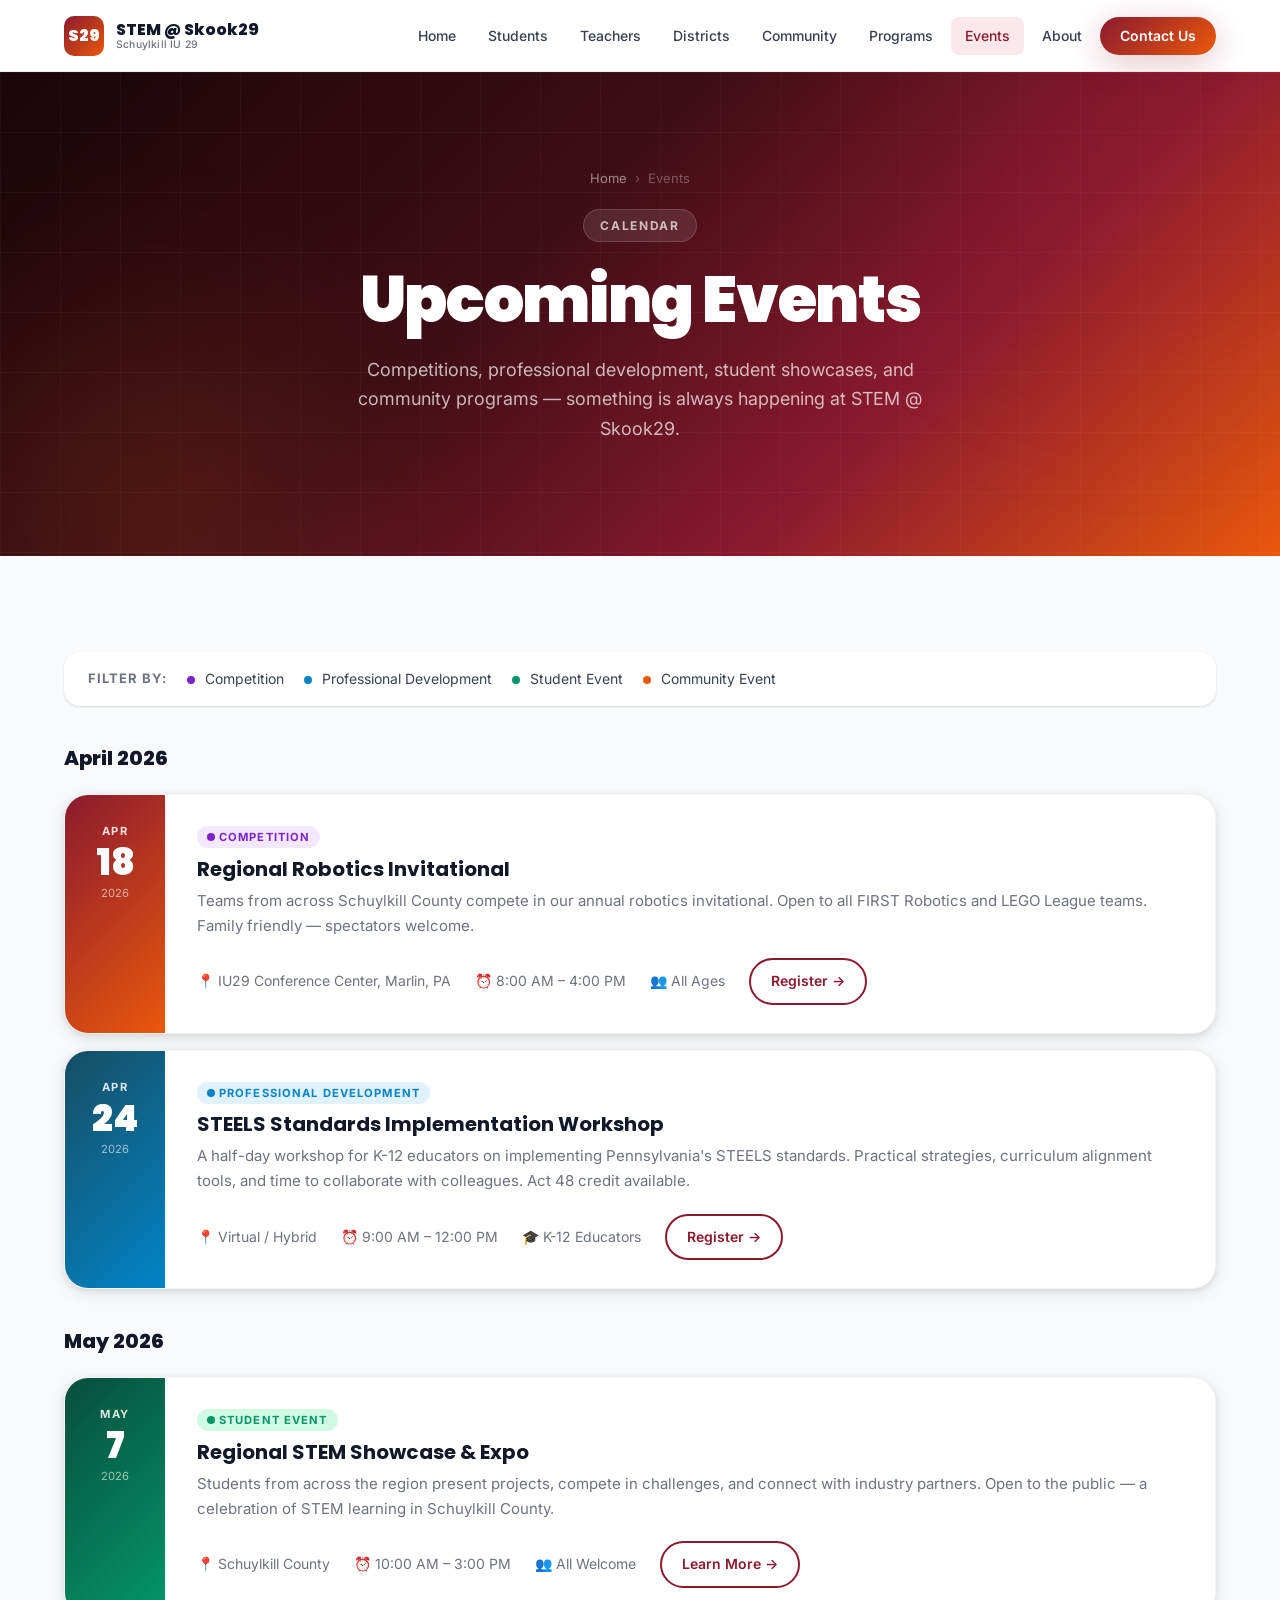
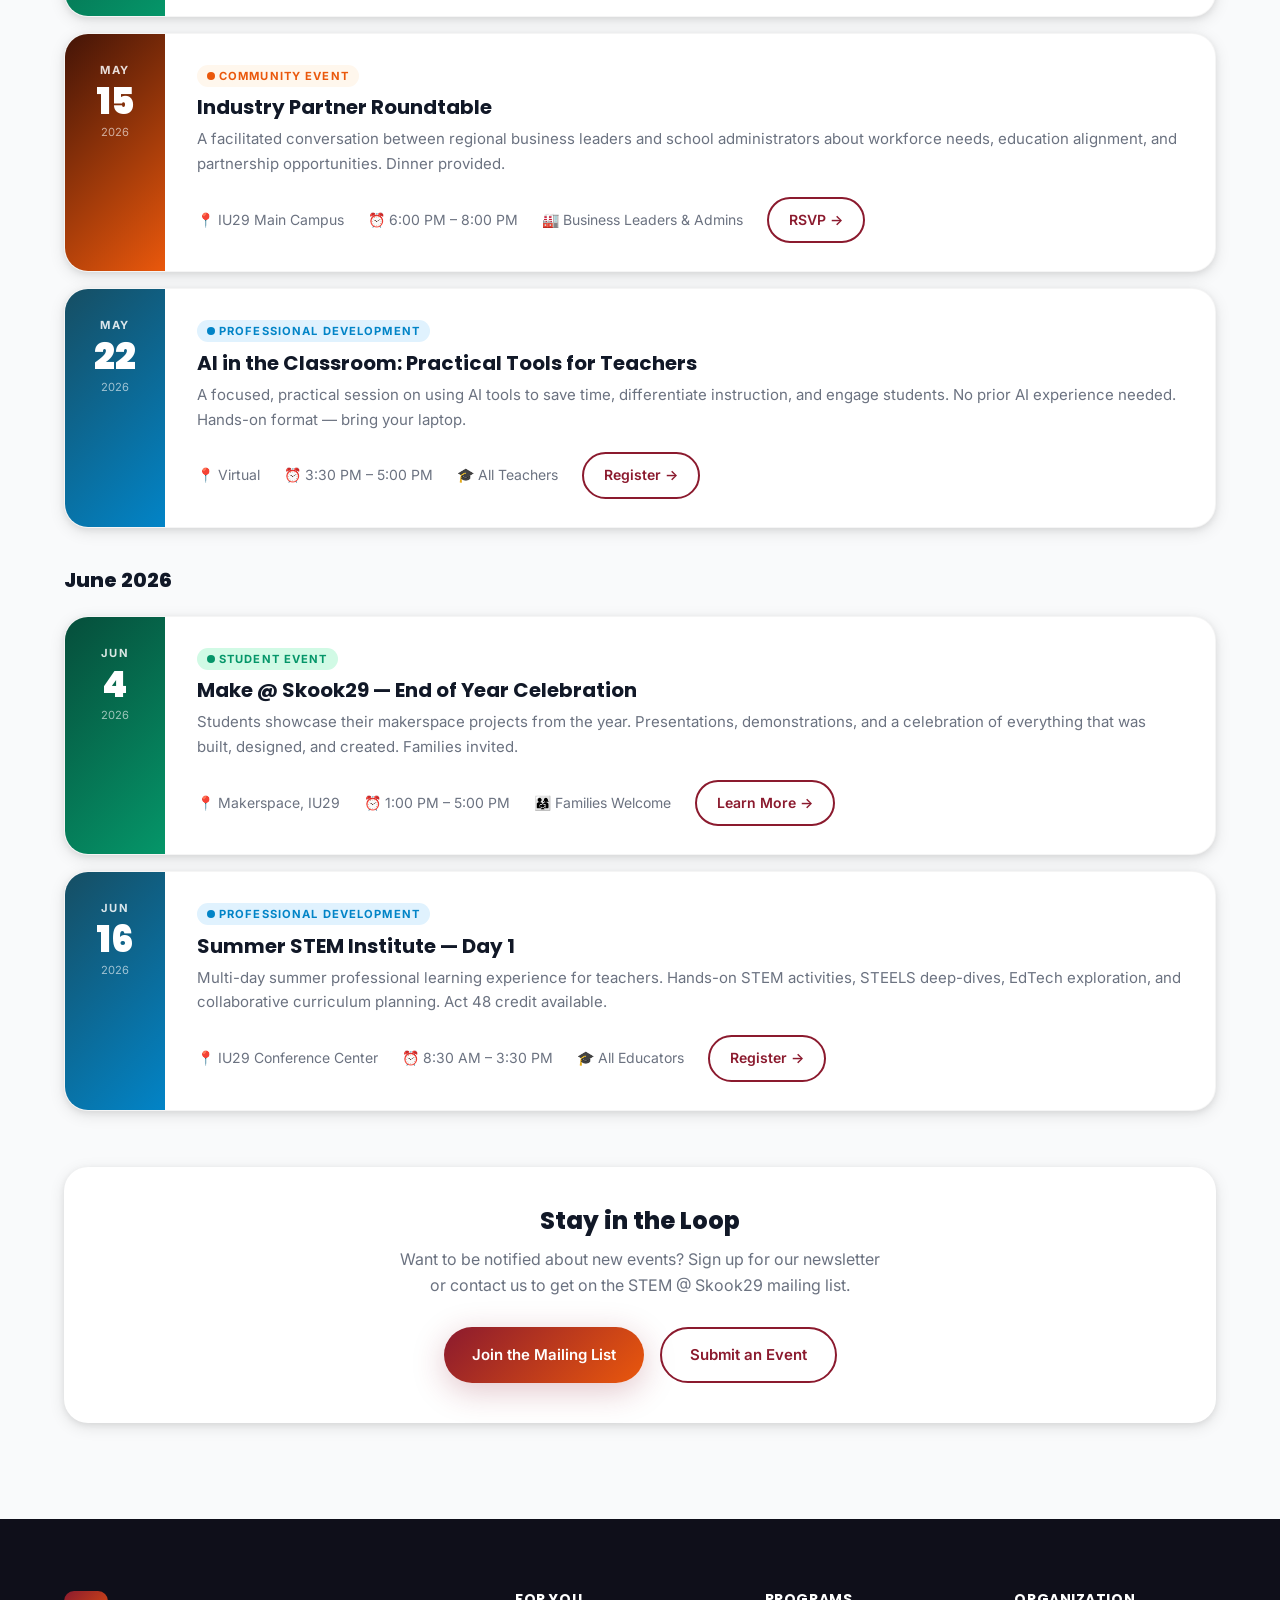
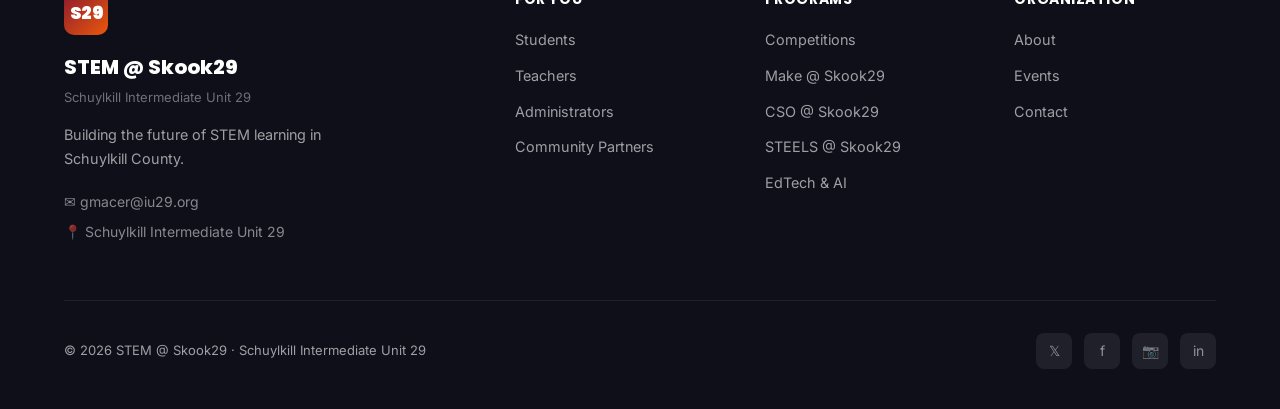
<file: events.html>
<!DOCTYPE html>
<html lang="en">
<head>
  <meta charset="UTF-8" />
  <meta name="viewport" content="width=device-width, initial-scale=1.0" />
  <title>Events — STEM @ Skook29</title>
  <meta name="description" content="Upcoming STEM events at Skook29 — competitions, professional development, student events, and community programs." />
  <link rel="stylesheet" href="css/styles.css" />
  <style>
    .events-filter {
      display: flex;
      gap: 10px;
      flex-wrap: wrap;
      margin-bottom: 40px;
    }
    .filter-btn {
      padding: 10px 20px;
      border-radius: var(--radius-full);
      border: 2px solid var(--gray-200);
      background: white;
      font-size: 0.875rem;
      font-weight: 600;
      color: var(--gray-600);
      cursor: pointer;
      transition: all 0.2s ease;
      font-family: var(--font-body);
    }
    .filter-btn:hover,
    .filter-btn.active {
      border-color: var(--purple-600);
      color: var(--purple-600);
      background: var(--purple-100);
    }

    .event-full-card {
      background: white;
      border-radius: var(--radius-xl);
      overflow: hidden;
      box-shadow: var(--shadow-md);
      border: 1px solid rgba(0,0,0,0.04);
      display: flex;
      transition: all 0.3s ease;
    }
    .event-full-card:hover {
      box-shadow: var(--shadow-xl);
      transform: translateY(-4px);
    }
    .event-full-card-side {
      width: 100px;
      flex-shrink: 0;
      display: flex;
      flex-direction: column;
      align-items: center;
      justify-content: flex-start;
      padding: 28px 20px;
      background: var(--gradient-main);
      color: white;
      gap: 4px;
    }
    .event-full-card-month {
      font-size: 0.7rem;
      font-weight: 700;
      letter-spacing: 0.12em;
      text-transform: uppercase;
      opacity: 0.85;
    }
    .event-full-card-day {
      font-family: var(--font-display);
      font-size: 2.25rem;
      font-weight: 900;
      line-height: 1;
    }
    .event-full-card-year {
      font-size: 0.7rem;
      opacity: 0.6;
    }
    .event-full-card-body {
      padding: 28px 32px;
      flex: 1;
    }
    .event-full-card-footer {
      display: flex;
      align-items: center;
      gap: 24px;
      flex-wrap: wrap;
    }

    .month-divider {
      display: flex;
      align-items: center;
      gap: 16px;
      margin: 40px 0 24px;
    }
    .month-divider h3 {
      font-family: var(--font-display);
      font-size: 1.25rem;
      font-weight: 800;
      color: var(--gray-900);
      white-space: nowrap;
    }
    .month-divider-line {
      flex: 1;
      height: 1px;
      background: var(--gray-200);
    }

    .event-type-dot {
      width: 8px;
      height: 8px;
      border-radius: 50%;
      display: inline-block;
      margin-right: 6px;
    }
    .dot-competition { background: #7e22ce; }
    .dot-pd { background: #0284c7; }
    .dot-student { background: #059669; }
    .dot-community { background: #ea580c; }
  </style>
</head>
<body>

  <!-- NAVIGATION -->
  <nav class="navbar">
    <div class="navbar-inner">
      <a href="index.html" class="nav-brand">
        <div class="nav-logo">S29</div>
        <div class="nav-brand-text">
          <span class="nav-brand-name">STEM @ Skook29</span>
          <span class="nav-brand-sub">Schuylkill IU 29</span>
        </div>
      </a>
      <div class="nav-links">
        <a href="index.html">Home</a>
        <a href="students.html">Students</a>
        <a href="teachers.html">Teachers</a>
        <a href="districts.html">Districts</a>
        <a href="community.html">Community</a>
        <a href="programs.html">Programs</a>
        <a href="events.html" class="active">Events</a>
        <a href="about.html">About</a>
        <a href="contact.html" class="nav-cta">Contact Us</a>
      </div>
      <button class="nav-hamburger" aria-label="Toggle navigation">
        <span></span><span></span><span></span>
      </button>
    </div>
  </nav>
  <div class="mobile-nav">
    <a href="index.html">Home</a>
    <a href="students.html">Students</a>
    <a href="teachers.html">Teachers</a>
    <a href="districts.html">Districts</a>
    <a href="community.html">Community</a>
    <a href="programs.html">Programs</a>
    <a href="events.html">Events</a>
    <a href="about.html">About</a>
    <a href="contact.html">Contact</a>
  </div>

  <!-- PAGE HERO -->
  <section class="page-hero">
    <div class="page-hero-bg"></div>
    <div class="page-hero-orb page-hero-orb-1"></div>
    <div class="page-hero-orb page-hero-orb-2"></div>
    <div class="container">
      <div class="page-hero-content">
        <div class="breadcrumb">
          <a href="index.html">Home</a>
          <span>›</span>
          <span>Events</span>
        </div>
        <div class="page-hero-label">Calendar</div>
        <h1 class="page-hero-title">Upcoming Events</h1>
        <p class="page-hero-subtitle">
          Competitions, professional development, student showcases, and community programs —
          something is always happening at STEM @ Skook29.
        </p>
      </div>
    </div>
  </section>

  <!-- EVENTS MAIN -->
  <section style="padding: var(--section-pad) 0; background: var(--gray-50);">
    <div class="container">

      <!-- Legend -->
      <div style="display: flex; gap: 20px; flex-wrap: wrap; margin-bottom: 32px; background: white; border-radius: var(--radius-lg); padding: 16px 24px; box-shadow: var(--shadow-sm);">
        <span style="font-size: 0.8125rem; font-weight: 700; color: var(--gray-500); text-transform: uppercase; letter-spacing: 0.08em;">Filter by:</span>
        <span style="font-size: 0.875rem; color: var(--gray-700);"><span class="event-type-dot dot-competition"></span> Competition</span>
        <span style="font-size: 0.875rem; color: var(--gray-700);"><span class="event-type-dot dot-pd"></span> Professional Development</span>
        <span style="font-size: 0.875rem; color: var(--gray-700);"><span class="event-type-dot dot-student"></span> Student Event</span>
        <span style="font-size: 0.875rem; color: var(--gray-700);"><span class="event-type-dot dot-community"></span> Community Event</span>
      </div>

      <!-- APRIL -->
      <div class="month-divider">
        <h3>April 2026</h3>
        <div class="month-divider-line"></div>
      </div>
      <div style="display: flex; flex-direction: column; gap: 16px;">

        <div class="event-full-card fade-in">
          <div class="event-full-card-side">
            <div class="event-full-card-month">Apr</div>
            <div class="event-full-card-day">18</div>
            <div class="event-full-card-year">2026</div>
          </div>
          <div class="event-full-card-body">
            <div style="margin-bottom: 8px;">
              <span style="font-size: 0.7rem; font-weight: 700; text-transform: uppercase; letter-spacing: 0.1em; color: #7e22ce; background: #f3e8ff; padding: 4px 10px; border-radius: 999px;">
                <span class="event-type-dot dot-competition" style="margin-right: 4px;"></span>Competition
              </span>
            </div>
            <h3 style="font-family: var(--font-display); font-size: 1.25rem; font-weight: 700; color: var(--gray-900); margin-bottom: 8px;">Regional Robotics Invitational</h3>
            <p style="font-size: 0.9375rem; color: var(--gray-500); line-height: 1.65; margin-bottom: 20px;">Teams from across Schuylkill County compete in our annual robotics invitational. Open to all FIRST Robotics and LEGO League teams. Family friendly — spectators welcome.</p>
            <div class="event-full-card-footer">
              <span style="font-size: 0.875rem; color: var(--gray-500);">📍 IU29 Conference Center, Marlin, PA</span>
              <span style="font-size: 0.875rem; color: var(--gray-500);">⏰ 8:00 AM – 4:00 PM</span>
              <span style="font-size: 0.875rem; color: var(--gray-500);">👥 All Ages</span>
              <a href="contact.html" class="btn btn-secondary btn-sm">Register →</a>
            </div>
          </div>
        </div>

        <div class="event-full-card fade-in">
          <div class="event-full-card-side" style="background: linear-gradient(135deg, #164e63, #0284c7);">
            <div class="event-full-card-month">Apr</div>
            <div class="event-full-card-day">24</div>
            <div class="event-full-card-year">2026</div>
          </div>
          <div class="event-full-card-body">
            <div style="margin-bottom: 8px;">
              <span style="font-size: 0.7rem; font-weight: 700; text-transform: uppercase; letter-spacing: 0.1em; color: #0284c7; background: #e0f2fe; padding: 4px 10px; border-radius: 999px;">
                <span class="event-type-dot dot-pd" style="margin-right: 4px;"></span>Professional Development
              </span>
            </div>
            <h3 style="font-family: var(--font-display); font-size: 1.25rem; font-weight: 700; color: var(--gray-900); margin-bottom: 8px;">STEELS Standards Implementation Workshop</h3>
            <p style="font-size: 0.9375rem; color: var(--gray-500); line-height: 1.65; margin-bottom: 20px;">A half-day workshop for K-12 educators on implementing Pennsylvania's STEELS standards. Practical strategies, curriculum alignment tools, and time to collaborate with colleagues. Act 48 credit available.</p>
            <div class="event-full-card-footer">
              <span style="font-size: 0.875rem; color: var(--gray-500);">📍 Virtual / Hybrid</span>
              <span style="font-size: 0.875rem; color: var(--gray-500);">⏰ 9:00 AM – 12:00 PM</span>
              <span style="font-size: 0.875rem; color: var(--gray-500);">🎓 K-12 Educators</span>
              <a href="contact.html" class="btn btn-secondary btn-sm">Register →</a>
            </div>
          </div>
        </div>

      </div>

      <!-- MAY -->
      <div class="month-divider">
        <h3>May 2026</h3>
        <div class="month-divider-line"></div>
      </div>
      <div style="display: flex; flex-direction: column; gap: 16px;">

        <div class="event-full-card fade-in">
          <div class="event-full-card-side" style="background: linear-gradient(135deg, #064e3b, #059669);">
            <div class="event-full-card-month">May</div>
            <div class="event-full-card-day">7</div>
            <div class="event-full-card-year">2026</div>
          </div>
          <div class="event-full-card-body">
            <div style="margin-bottom: 8px;">
              <span style="font-size: 0.7rem; font-weight: 700; text-transform: uppercase; letter-spacing: 0.1em; color: #059669; background: #d1fae5; padding: 4px 10px; border-radius: 999px;">
                <span class="event-type-dot dot-student" style="margin-right: 4px;"></span>Student Event
              </span>
            </div>
            <h3 style="font-family: var(--font-display); font-size: 1.25rem; font-weight: 700; color: var(--gray-900); margin-bottom: 8px;">Regional STEM Showcase & Expo</h3>
            <p style="font-size: 0.9375rem; color: var(--gray-500); line-height: 1.65; margin-bottom: 20px;">Students from across the region present projects, compete in challenges, and connect with industry partners. Open to the public — a celebration of STEM learning in Schuylkill County.</p>
            <div class="event-full-card-footer">
              <span style="font-size: 0.875rem; color: var(--gray-500);">📍 Schuylkill County</span>
              <span style="font-size: 0.875rem; color: var(--gray-500);">⏰ 10:00 AM – 3:00 PM</span>
              <span style="font-size: 0.875rem; color: var(--gray-500);">👥 All Welcome</span>
              <a href="contact.html" class="btn btn-secondary btn-sm">Learn More →</a>
            </div>
          </div>
        </div>

        <div class="event-full-card fade-in">
          <div class="event-full-card-side" style="background: linear-gradient(135deg, #431407, #ea580c);">
            <div class="event-full-card-month">May</div>
            <div class="event-full-card-day">15</div>
            <div class="event-full-card-year">2026</div>
          </div>
          <div class="event-full-card-body">
            <div style="margin-bottom: 8px;">
              <span style="font-size: 0.7rem; font-weight: 700; text-transform: uppercase; letter-spacing: 0.1em; color: #ea580c; background: #fff7ed; padding: 4px 10px; border-radius: 999px;">
                <span class="event-type-dot dot-community" style="margin-right: 4px;"></span>Community Event
              </span>
            </div>
            <h3 style="font-family: var(--font-display); font-size: 1.25rem; font-weight: 700; color: var(--gray-900); margin-bottom: 8px;">Industry Partner Roundtable</h3>
            <p style="font-size: 0.9375rem; color: var(--gray-500); line-height: 1.65; margin-bottom: 20px;">A facilitated conversation between regional business leaders and school administrators about workforce needs, education alignment, and partnership opportunities. Dinner provided.</p>
            <div class="event-full-card-footer">
              <span style="font-size: 0.875rem; color: var(--gray-500);">📍 IU29 Main Campus</span>
              <span style="font-size: 0.875rem; color: var(--gray-500);">⏰ 6:00 PM – 8:00 PM</span>
              <span style="font-size: 0.875rem; color: var(--gray-500);">🏭 Business Leaders & Admins</span>
              <a href="contact.html" class="btn btn-secondary btn-sm">RSVP →</a>
            </div>
          </div>
        </div>

        <div class="event-full-card fade-in">
          <div class="event-full-card-side" style="background: linear-gradient(135deg, #164e63, #0284c7);">
            <div class="event-full-card-month">May</div>
            <div class="event-full-card-day">22</div>
            <div class="event-full-card-year">2026</div>
          </div>
          <div class="event-full-card-body">
            <div style="margin-bottom: 8px;">
              <span style="font-size: 0.7rem; font-weight: 700; text-transform: uppercase; letter-spacing: 0.1em; color: #0284c7; background: #e0f2fe; padding: 4px 10px; border-radius: 999px;">
                <span class="event-type-dot dot-pd" style="margin-right: 4px;"></span>Professional Development
              </span>
            </div>
            <h3 style="font-family: var(--font-display); font-size: 1.25rem; font-weight: 700; color: var(--gray-900); margin-bottom: 8px;">AI in the Classroom: Practical Tools for Teachers</h3>
            <p style="font-size: 0.9375rem; color: var(--gray-500); line-height: 1.65; margin-bottom: 20px;">A focused, practical session on using AI tools to save time, differentiate instruction, and engage students. No prior AI experience needed. Hands-on format — bring your laptop.</p>
            <div class="event-full-card-footer">
              <span style="font-size: 0.875rem; color: var(--gray-500);">📍 Virtual</span>
              <span style="font-size: 0.875rem; color: var(--gray-500);">⏰ 3:30 PM – 5:00 PM</span>
              <span style="font-size: 0.875rem; color: var(--gray-500);">🎓 All Teachers</span>
              <a href="contact.html" class="btn btn-secondary btn-sm">Register →</a>
            </div>
          </div>
        </div>

      </div>

      <!-- JUNE -->
      <div class="month-divider">
        <h3>June 2026</h3>
        <div class="month-divider-line"></div>
      </div>
      <div style="display: flex; flex-direction: column; gap: 16px;">

        <div class="event-full-card fade-in">
          <div class="event-full-card-side" style="background: linear-gradient(135deg, #064e3b, #059669);">
            <div class="event-full-card-month">Jun</div>
            <div class="event-full-card-day">4</div>
            <div class="event-full-card-year">2026</div>
          </div>
          <div class="event-full-card-body">
            <div style="margin-bottom: 8px;">
              <span style="font-size: 0.7rem; font-weight: 700; text-transform: uppercase; letter-spacing: 0.1em; color: #059669; background: #d1fae5; padding: 4px 10px; border-radius: 999px;">
                <span class="event-type-dot dot-student" style="margin-right: 4px;"></span>Student Event
              </span>
            </div>
            <h3 style="font-family: var(--font-display); font-size: 1.25rem; font-weight: 700; color: var(--gray-900); margin-bottom: 8px;">Make @ Skook29 — End of Year Celebration</h3>
            <p style="font-size: 0.9375rem; color: var(--gray-500); line-height: 1.65; margin-bottom: 20px;">Students showcase their makerspace projects from the year. Presentations, demonstrations, and a celebration of everything that was built, designed, and created. Families invited.</p>
            <div class="event-full-card-footer">
              <span style="font-size: 0.875rem; color: var(--gray-500);">📍 Makerspace, IU29</span>
              <span style="font-size: 0.875rem; color: var(--gray-500);">⏰ 1:00 PM – 5:00 PM</span>
              <span style="font-size: 0.875rem; color: var(--gray-500);">👨‍👩‍👧 Families Welcome</span>
              <a href="contact.html" class="btn btn-secondary btn-sm">Learn More →</a>
            </div>
          </div>
        </div>

        <div class="event-full-card fade-in">
          <div class="event-full-card-side" style="background: linear-gradient(135deg, #164e63, #0284c7);">
            <div class="event-full-card-month">Jun</div>
            <div class="event-full-card-day">16</div>
            <div class="event-full-card-year">2026</div>
          </div>
          <div class="event-full-card-body">
            <div style="margin-bottom: 8px;">
              <span style="font-size: 0.7rem; font-weight: 700; text-transform: uppercase; letter-spacing: 0.1em; color: #0284c7; background: #e0f2fe; padding: 4px 10px; border-radius: 999px;">
                <span class="event-type-dot dot-pd" style="margin-right: 4px;"></span>Professional Development
              </span>
            </div>
            <h3 style="font-family: var(--font-display); font-size: 1.25rem; font-weight: 700; color: var(--gray-900); margin-bottom: 8px;">Summer STEM Institute — Day 1</h3>
            <p style="font-size: 0.9375rem; color: var(--gray-500); line-height: 1.65; margin-bottom: 20px;">Multi-day summer professional learning experience for teachers. Hands-on STEM activities, STEELS deep-dives, EdTech exploration, and collaborative curriculum planning. Act 48 credit available.</p>
            <div class="event-full-card-footer">
              <span style="font-size: 0.875rem; color: var(--gray-500);">📍 IU29 Conference Center</span>
              <span style="font-size: 0.875rem; color: var(--gray-500);">⏰ 8:30 AM – 3:30 PM</span>
              <span style="font-size: 0.875rem; color: var(--gray-500);">🎓 All Educators</span>
              <a href="contact.html" class="btn btn-secondary btn-sm">Register →</a>
            </div>
          </div>
        </div>

      </div>

      <!-- ADD TO CALENDAR CTA -->
      <div style="margin-top: 56px; background: white; border-radius: var(--radius-xl); padding: 40px; text-align: center; box-shadow: var(--shadow-md);">
        <h3 style="font-family: var(--font-display); font-size: 1.5rem; font-weight: 800; color: var(--gray-900); margin-bottom: 12px;">Stay in the Loop</h3>
        <p style="font-size: 1rem; color: var(--gray-500); margin-bottom: 28px; max-width: 480px; margin-left: auto; margin-right: auto;">
          Want to be notified about new events? Sign up for our newsletter or contact us to get on the STEM @ Skook29 mailing list.
        </p>
        <div style="display: flex; gap: 16px; justify-content: center; flex-wrap: wrap;">
          <a href="contact.html" class="btn btn-primary">Join the Mailing List</a>
          <a href="contact.html" class="btn btn-secondary">Submit an Event</a>
        </div>
      </div>

    </div>
  </section>

  <!-- FOOTER -->
  <footer class="footer">
    <div class="container">
      <div class="footer-grid">
        <div class="footer-brand">
          <div class="nav-logo">S29</div>
          <div class="footer-brand-name">STEM @ Skook29</div>
          <div class="footer-brand-sub">Schuylkill Intermediate Unit 29</div>
          <p>Building the future of STEM learning in Schuylkill County.</p>
          <div class="footer-contact">
            <a href="mailto:gmacer@iu29.org">✉ gmacer@iu29.org</a>
            <a href="#">📍 Schuylkill Intermediate Unit 29</a>
          </div>
        </div>
        <div class="footer-col">
          <h4>For You</h4>
          <ul>
            <li><a href="students.html">Students</a></li>
            <li><a href="teachers.html">Teachers</a></li>
            <li><a href="districts.html">Administrators</a></li>
            <li><a href="community.html">Community Partners</a></li>
          </ul>
        </div>
        <div class="footer-col">
          <h4>Programs</h4>
          <ul>
            <li><a href="programs.html#competitions">Competitions</a></li>
            <li><a href="programs.html#make">Make @ Skook29</a></li>
            <li><a href="programs.html#cso">CSO @ Skook29</a></li>
            <li><a href="programs.html#steels">STEELS @ Skook29</a></li>
            <li><a href="programs.html#edtech">EdTech & AI</a></li>
          </ul>
        </div>
        <div class="footer-col">
          <h4>Organization</h4>
          <ul>
            <li><a href="about.html">About</a></li>
            <li><a href="events.html">Events</a></li>
            <li><a href="contact.html">Contact</a></li>
          </ul>
        </div>
      </div>
      <div class="footer-bottom">
        <p>© 2026 STEM @ Skook29 · Schuylkill Intermediate Unit 29</p>
        <div class="social-links">
          <a href="#" class="social-link">𝕏</a>
          <a href="#" class="social-link">f</a>
          <a href="#" class="social-link">📷</a>
          <a href="#" class="social-link">in</a>
        </div>
      </div>
    </div>
  </footer>

  <script src="js/main.js"></script>
</body>
</html>
</file>
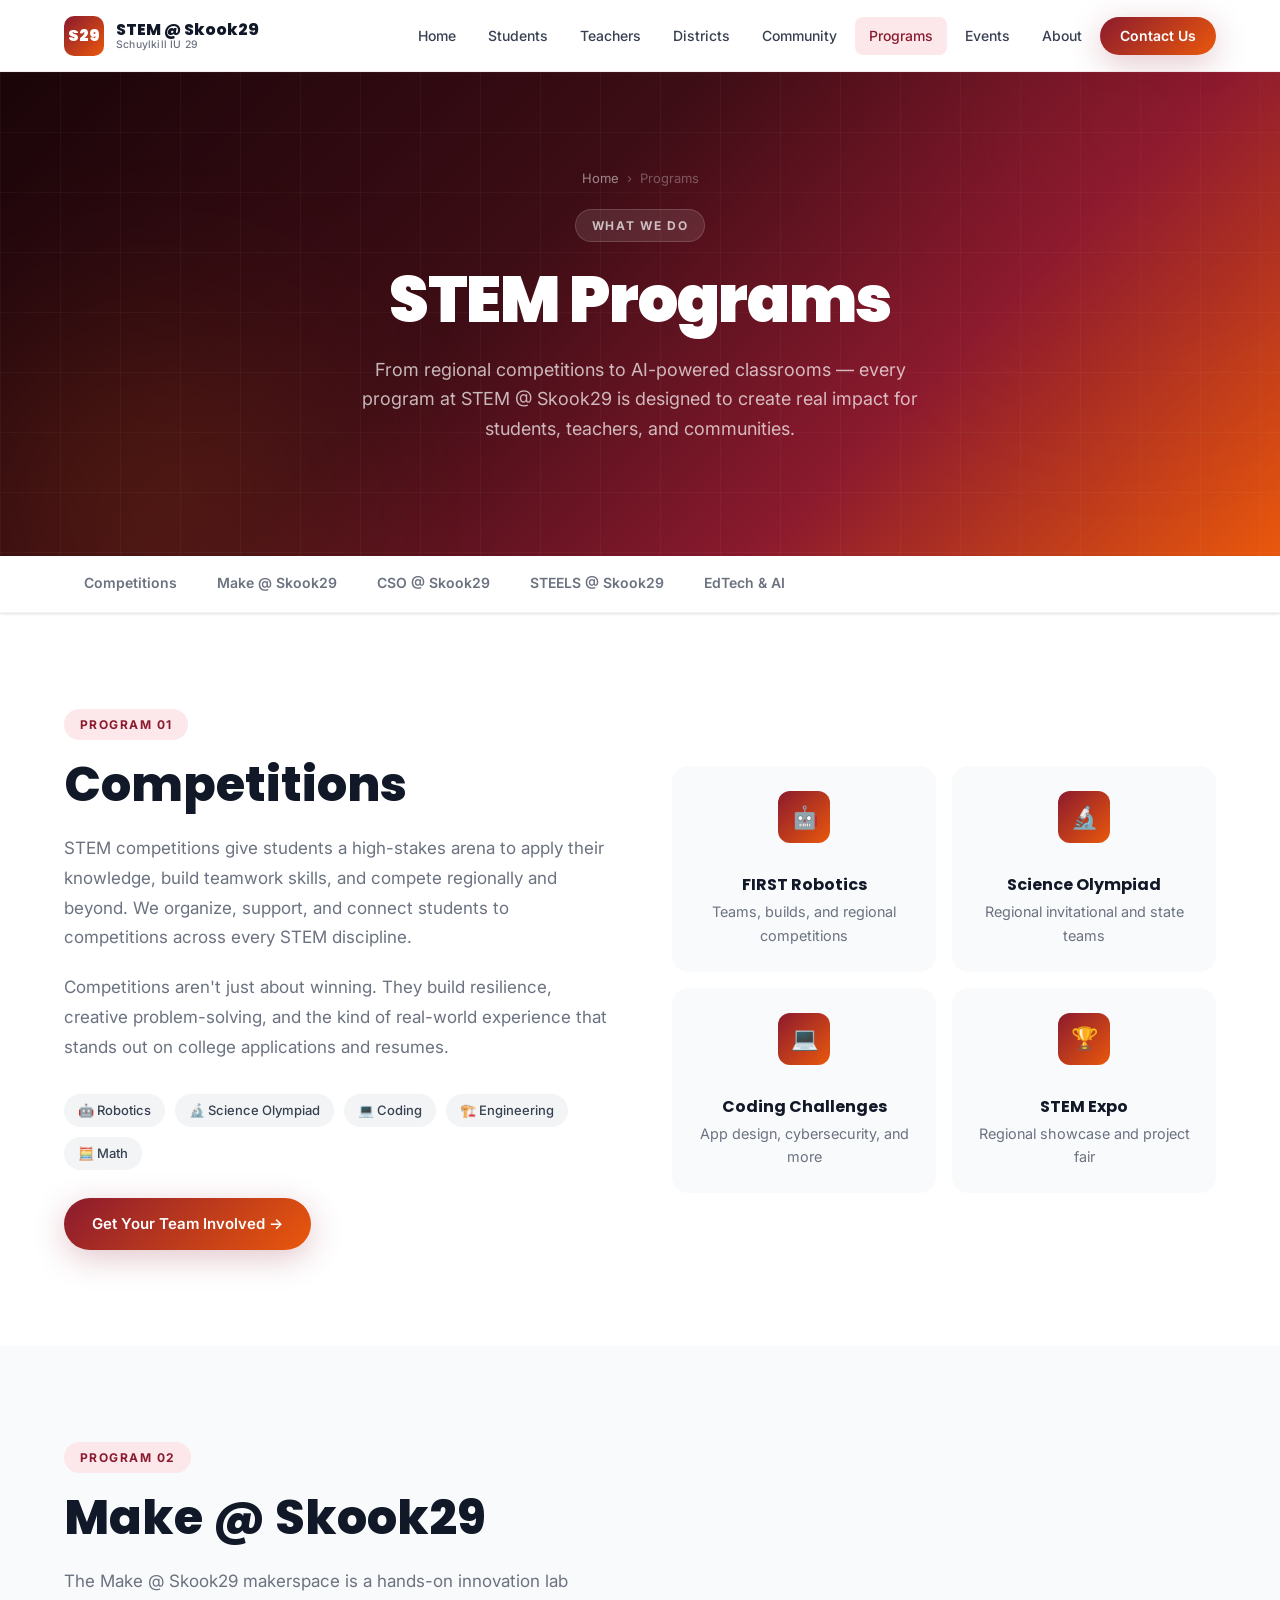
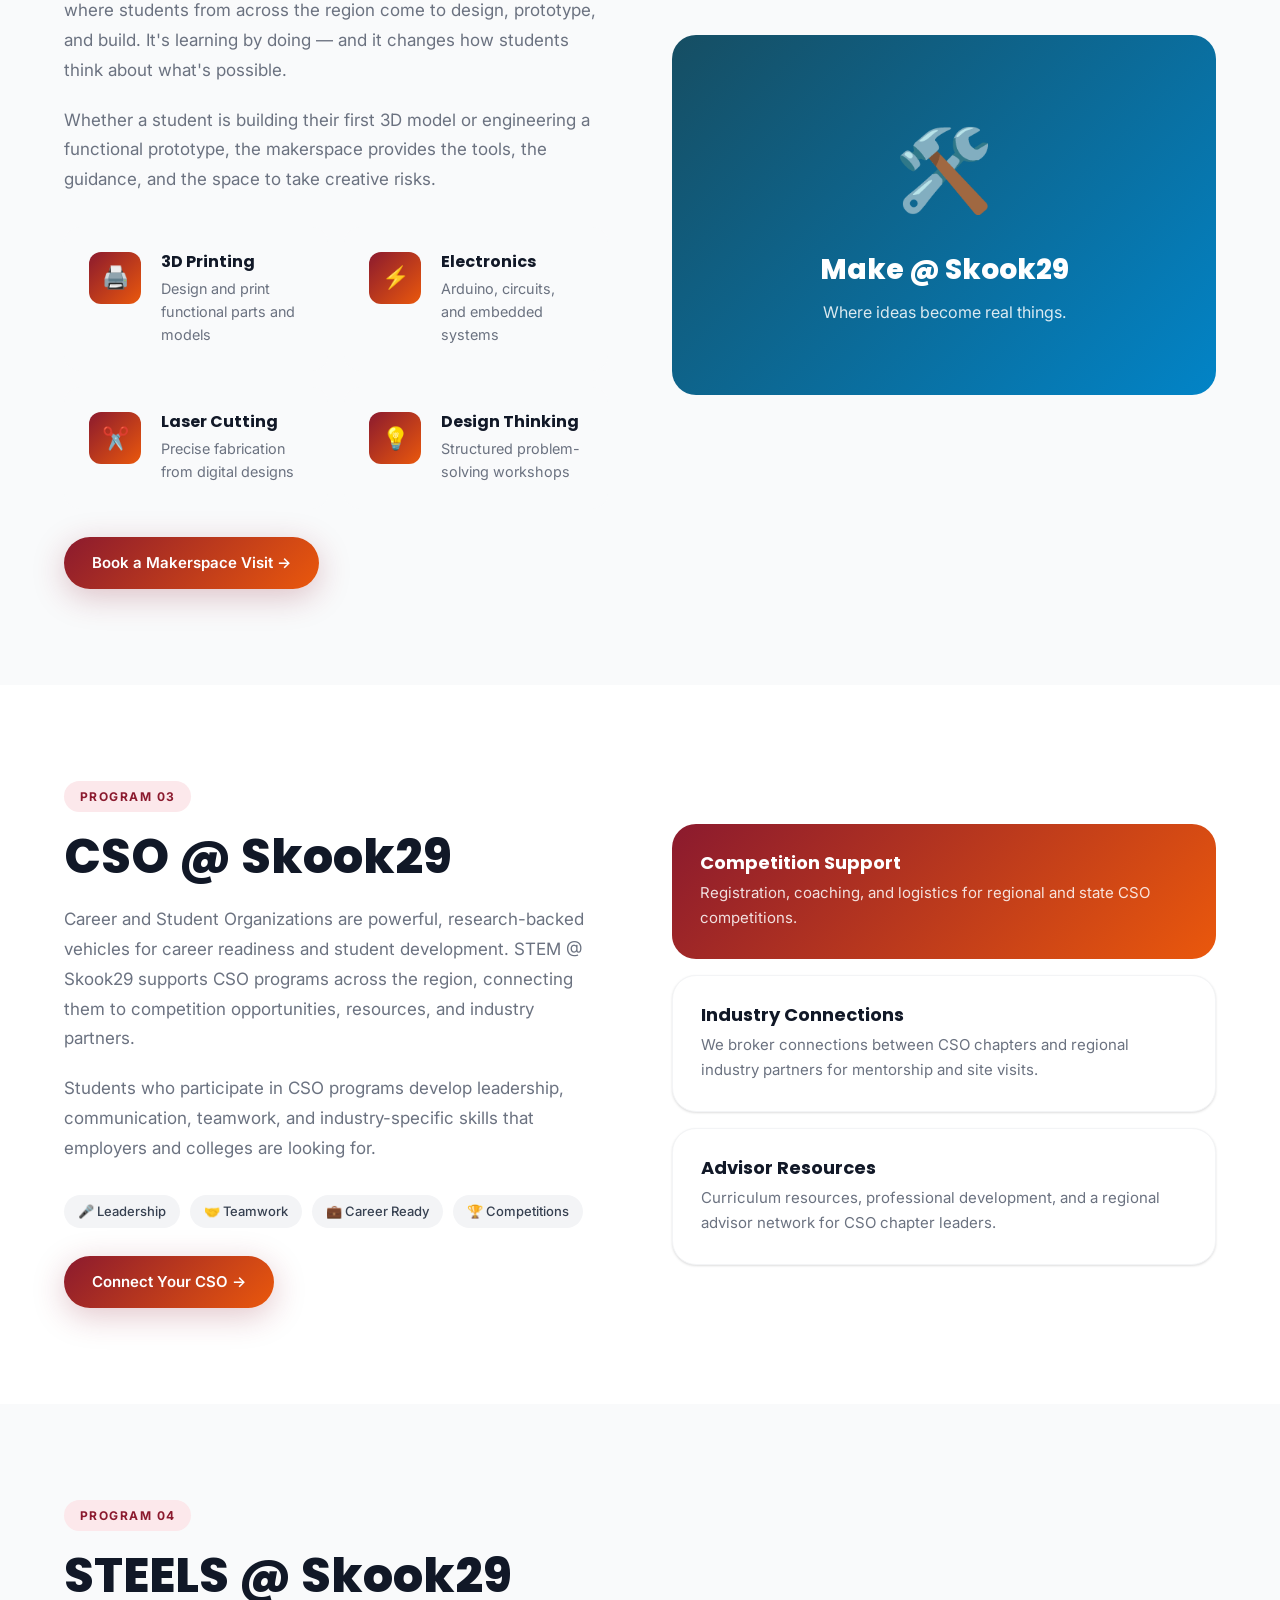
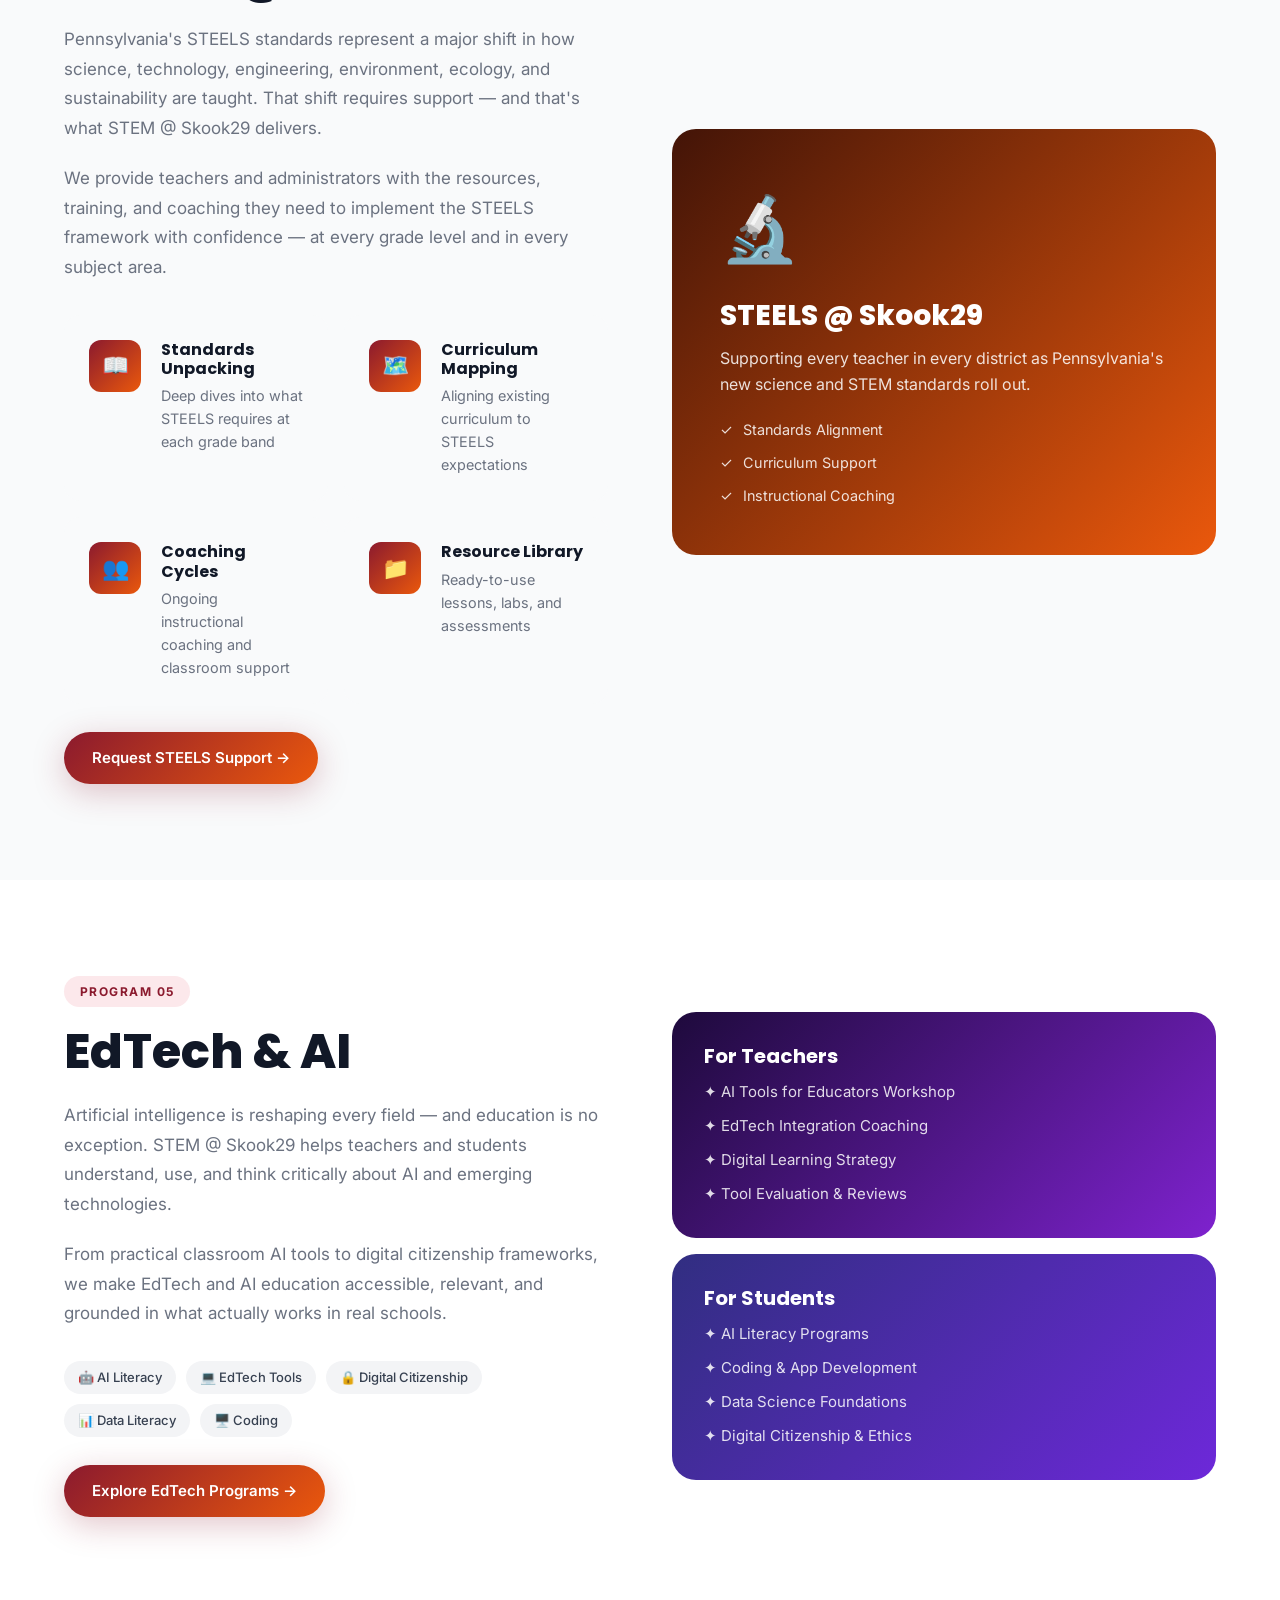
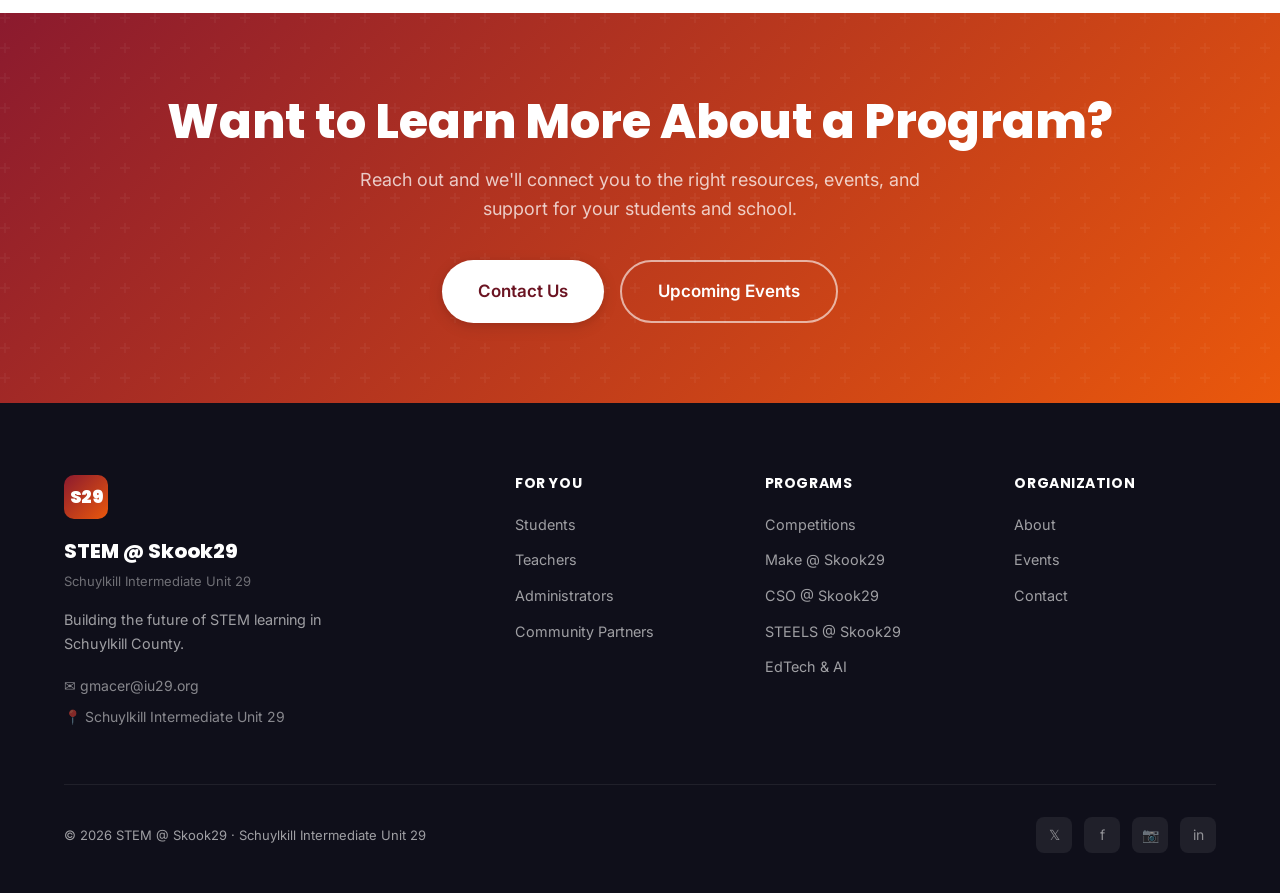
<file: programs.html>
<!DOCTYPE html>
<html lang="en">
<head>
  <meta charset="UTF-8" />
  <meta name="viewport" content="width=device-width, initial-scale=1.0" />
  <title>Programs — STEM @ Skook29</title>
  <meta name="description" content="Explore all STEM programs at Skook29 — competitions, Make @ Skook29, CSO, STEELS, and EdTech & AI." />
  <link rel="stylesheet" href="css/styles.css" />
  <style>
    .program-nav {
      position: sticky;
      top: var(--nav-height);
      z-index: 100;
      background: white;
      border-bottom: 1px solid var(--gray-100);
      padding: 0;
      box-shadow: var(--shadow-sm);
    }
    .program-nav-inner {
      display: flex;
      gap: 0;
      max-width: 1200px;
      margin: 0 auto;
      padding: 0 24px;
      overflow-x: auto;
      scrollbar-width: none;
    }
    .program-nav-inner::-webkit-scrollbar { display: none; }
    .program-nav a {
      padding: 16px 20px;
      font-size: 0.875rem;
      font-weight: 600;
      color: var(--gray-500);
      white-space: nowrap;
      border-bottom: 2px solid transparent;
      transition: all 0.2s ease;
    }
    .program-nav a:hover,
    .program-nav a.active {
      color: var(--purple-600);
      border-bottom-color: var(--purple-600);
    }

    .program-block {
      padding: var(--section-pad) 0;
    }
    .program-block:nth-child(even) {
      background: var(--gray-50);
    }
    .program-block:nth-child(odd) {
      background: white;
    }
  </style>
</head>
<body>

  <!-- NAVIGATION -->
  <nav class="navbar">
    <div class="navbar-inner">
      <a href="index.html" class="nav-brand">
        <div class="nav-logo">S29</div>
        <div class="nav-brand-text">
          <span class="nav-brand-name">STEM @ Skook29</span>
          <span class="nav-brand-sub">Schuylkill IU 29</span>
        </div>
      </a>
      <div class="nav-links">
        <a href="index.html">Home</a>
        <a href="students.html">Students</a>
        <a href="teachers.html">Teachers</a>
        <a href="districts.html">Districts</a>
        <a href="community.html">Community</a>
        <a href="programs.html" class="active">Programs</a>
        <a href="events.html">Events</a>
        <a href="about.html">About</a>
        <a href="contact.html" class="nav-cta">Contact Us</a>
      </div>
      <button class="nav-hamburger" aria-label="Toggle navigation">
        <span></span><span></span><span></span>
      </button>
    </div>
  </nav>
  <div class="mobile-nav">
    <a href="index.html">Home</a>
    <a href="students.html">Students</a>
    <a href="teachers.html">Teachers</a>
    <a href="districts.html">Districts</a>
    <a href="community.html">Community</a>
    <a href="programs.html">Programs</a>
    <a href="events.html">Events</a>
    <a href="about.html">About</a>
    <a href="contact.html">Contact</a>
  </div>

  <!-- PAGE HERO -->
  <section class="page-hero">
    <div class="page-hero-bg"></div>
    <div class="page-hero-orb page-hero-orb-1"></div>
    <div class="page-hero-orb page-hero-orb-2"></div>
    <div class="container">
      <div class="page-hero-content">
        <div class="breadcrumb">
          <a href="index.html">Home</a>
          <span>›</span>
          <span>Programs</span>
        </div>
        <div class="page-hero-label">What We Do</div>
        <h1 class="page-hero-title">STEM Programs</h1>
        <p class="page-hero-subtitle">
          From regional competitions to AI-powered classrooms — every program at STEM @ Skook29
          is designed to create real impact for students, teachers, and communities.
        </p>
      </div>
    </div>
  </section>

  <!-- PROGRAM QUICK NAV -->
  <nav class="program-nav">
    <div class="program-nav-inner">
      <a href="#competitions">Competitions</a>
      <a href="#make">Make @ Skook29</a>
      <a href="#cso">CSO @ Skook29</a>
      <a href="#steels">STEELS @ Skook29</a>
      <a href="#edtech">EdTech & AI</a>
    </div>
  </nav>

  <!-- COMPETITIONS -->
  <div class="program-block" id="competitions">
    <div class="container">
      <div class="two-col">
        <div>
          <span class="section-label">Program 01</span>
          <h2 class="section-title" style="text-align: left; margin-bottom: 20px;">Competitions</h2>
          <p style="font-size: 1.0625rem; color: var(--gray-500); line-height: 1.75; margin-bottom: 20px;">
            STEM competitions give students a high-stakes arena to apply their knowledge, build teamwork skills, and compete regionally and beyond. We organize, support, and connect students to competitions across every STEM discipline.
          </p>
          <p style="font-size: 1.0625rem; color: var(--gray-500); line-height: 1.75; margin-bottom: 32px;">
            Competitions aren't just about winning. They build resilience, creative problem-solving, and the kind of real-world experience that stands out on college applications and resumes.
          </p>
          <div class="tags-row" style="margin-bottom: 28px;">
            <span class="tag">🤖 Robotics</span>
            <span class="tag">🔬 Science Olympiad</span>
            <span class="tag">💻 Coding</span>
            <span class="tag">🏗️ Engineering</span>
            <span class="tag">🧮 Math</span>
          </div>
          <a href="contact.html" class="btn btn-primary">Get Your Team Involved →</a>
        </div>
        <div style="display: grid; grid-template-columns: 1fr 1fr; gap: 16px;">
          <div class="feature-item" style="flex-direction: column; text-align: center; align-items: center;">
            <div class="feature-icon-wrap" style="margin-bottom: 12px;">🤖</div>
            <div class="feature-content">
              <h4>FIRST Robotics</h4>
              <p>Teams, builds, and regional competitions</p>
            </div>
          </div>
          <div class="feature-item" style="flex-direction: column; text-align: center; align-items: center;">
            <div class="feature-icon-wrap" style="margin-bottom: 12px;">🔬</div>
            <div class="feature-content">
              <h4>Science Olympiad</h4>
              <p>Regional invitational and state teams</p>
            </div>
          </div>
          <div class="feature-item" style="flex-direction: column; text-align: center; align-items: center;">
            <div class="feature-icon-wrap" style="margin-bottom: 12px;">💻</div>
            <div class="feature-content">
              <h4>Coding Challenges</h4>
              <p>App design, cybersecurity, and more</p>
            </div>
          </div>
          <div class="feature-item" style="flex-direction: column; text-align: center; align-items: center;">
            <div class="feature-icon-wrap" style="margin-bottom: 12px;">🏆</div>
            <div class="feature-content">
              <h4>STEM Expo</h4>
              <p>Regional showcase and project fair</p>
            </div>
          </div>
        </div>
      </div>
    </div>
  </div>

  <!-- MAKE @ SKOOK29 -->
  <div class="program-block" id="make">
    <div class="container">
      <div class="two-col reverse">
        <div style="background: linear-gradient(135deg, #164e63, #0284c7); border-radius: var(--radius-xl); padding: 48px; color: white; display: flex; flex-direction: column; justify-content: center; align-items: center; text-align: center; min-height: 360px;">
          <div style="font-size: 5rem; margin-bottom: 20px;">🛠️</div>
          <h3 style="font-family: var(--font-display); font-size: 1.75rem; font-weight: 800; margin-bottom: 12px;">Make @ Skook29</h3>
          <p style="opacity: 0.85; font-size: 1rem; line-height: 1.65;">Where ideas become real things.</p>
        </div>
        <div>
          <span class="section-label">Program 02</span>
          <h2 class="section-title" style="text-align: left; margin-bottom: 20px;">Make @ Skook29</h2>
          <p style="font-size: 1.0625rem; color: var(--gray-500); line-height: 1.75; margin-bottom: 20px;">
            The Make @ Skook29 makerspace is a hands-on innovation lab where students from across the region come to design, prototype, and build. It's learning by doing — and it changes how students think about what's possible.
          </p>
          <p style="font-size: 1.0625rem; color: var(--gray-500); line-height: 1.75; margin-bottom: 32px;">
            Whether a student is building their first 3D model or engineering a functional prototype, the makerspace provides the tools, the guidance, and the space to take creative risks.
          </p>
          <div class="feature-grid" style="margin-bottom: 28px;">
            <div class="feature-item">
              <div class="feature-icon-wrap">🖨️</div>
              <div class="feature-content">
                <h4>3D Printing</h4>
                <p>Design and print functional parts and models</p>
              </div>
            </div>
            <div class="feature-item">
              <div class="feature-icon-wrap">⚡</div>
              <div class="feature-content">
                <h4>Electronics</h4>
                <p>Arduino, circuits, and embedded systems</p>
              </div>
            </div>
            <div class="feature-item">
              <div class="feature-icon-wrap">✂️</div>
              <div class="feature-content">
                <h4>Laser Cutting</h4>
                <p>Precise fabrication from digital designs</p>
              </div>
            </div>
            <div class="feature-item">
              <div class="feature-icon-wrap">💡</div>
              <div class="feature-content">
                <h4>Design Thinking</h4>
                <p>Structured problem-solving workshops</p>
              </div>
            </div>
          </div>
          <a href="contact.html" class="btn btn-primary">Book a Makerspace Visit →</a>
        </div>
      </div>
    </div>
  </div>

  <!-- CSO @ SKOOK29 -->
  <div class="program-block" id="cso">
    <div class="container">
      <div class="two-col">
        <div>
          <span class="section-label">Program 03</span>
          <h2 class="section-title" style="text-align: left; margin-bottom: 20px;">CSO @ Skook29</h2>
          <p style="font-size: 1.0625rem; color: var(--gray-500); line-height: 1.75; margin-bottom: 20px;">
            Career and Student Organizations are powerful, research-backed vehicles for career readiness and student development. STEM @ Skook29 supports CSO programs across the region, connecting them to competition opportunities, resources, and industry partners.
          </p>
          <p style="font-size: 1.0625rem; color: var(--gray-500); line-height: 1.75; margin-bottom: 32px;">
            Students who participate in CSO programs develop leadership, communication, teamwork, and industry-specific skills that employers and colleges are looking for.
          </p>
          <div class="tags-row" style="margin-bottom: 28px;">
            <span class="tag">🎤 Leadership</span>
            <span class="tag">🤝 Teamwork</span>
            <span class="tag">💼 Career Ready</span>
            <span class="tag">🏆 Competitions</span>
          </div>
          <a href="contact.html" class="btn btn-primary">Connect Your CSO →</a>
        </div>
        <div style="display: flex; flex-direction: column; gap: 16px;">
          <div style="background: var(--gradient-main); border-radius: var(--radius-xl); padding: 28px; color: white;">
            <h4 style="font-family: var(--font-display); font-size: 1.125rem; font-weight: 700; margin-bottom: 8px;">Competition Support</h4>
            <p style="font-size: 0.9375rem; opacity: 0.85; line-height: 1.65;">Registration, coaching, and logistics for regional and state CSO competitions.</p>
          </div>
          <div style="background: white; border-radius: var(--radius-xl); padding: 28px; box-shadow: var(--shadow-sm); border: 1px solid var(--gray-100);">
            <h4 style="font-family: var(--font-display); font-size: 1.125rem; font-weight: 700; margin-bottom: 8px; color: var(--gray-900);">Industry Connections</h4>
            <p style="font-size: 0.9375rem; color: var(--gray-500); line-height: 1.65;">We broker connections between CSO chapters and regional industry partners for mentorship and site visits.</p>
          </div>
          <div style="background: white; border-radius: var(--radius-xl); padding: 28px; box-shadow: var(--shadow-sm); border: 1px solid var(--gray-100);">
            <h4 style="font-family: var(--font-display); font-size: 1.125rem; font-weight: 700; margin-bottom: 8px; color: var(--gray-900);">Advisor Resources</h4>
            <p style="font-size: 0.9375rem; color: var(--gray-500); line-height: 1.65;">Curriculum resources, professional development, and a regional advisor network for CSO chapter leaders.</p>
          </div>
        </div>
      </div>
    </div>
  </div>

  <!-- STEELS @ SKOOK29 -->
  <div class="program-block" id="steels">
    <div class="container">
      <div class="two-col reverse">
        <div style="background: linear-gradient(135deg, #431407, #ea580c); border-radius: var(--radius-xl); padding: 48px; color: white; display: flex; flex-direction: column; justify-content: center; min-height: 360px;">
          <div style="font-size: 4rem; margin-bottom: 20px;">🔬</div>
          <h3 style="font-family: var(--font-display); font-size: 1.75rem; font-weight: 800; margin-bottom: 12px;">STEELS @ Skook29</h3>
          <p style="opacity: 0.85; font-size: 1rem; line-height: 1.65; margin-bottom: 20px;">Supporting every teacher in every district as Pennsylvania's new science and STEM standards roll out.</p>
          <div style="display: flex; flex-direction: column; gap: 10px;">
            <div style="display: flex; align-items: center; gap: 10px; font-size: 0.9rem; opacity: 0.85;">
              <span>✓</span><span>Standards Alignment</span>
            </div>
            <div style="display: flex; align-items: center; gap: 10px; font-size: 0.9rem; opacity: 0.85;">
              <span>✓</span><span>Curriculum Support</span>
            </div>
            <div style="display: flex; align-items: center; gap: 10px; font-size: 0.9rem; opacity: 0.85;">
              <span>✓</span><span>Instructional Coaching</span>
            </div>
          </div>
        </div>
        <div>
          <span class="section-label">Program 04</span>
          <h2 class="section-title" style="text-align: left; margin-bottom: 20px;">STEELS @ Skook29</h2>
          <p style="font-size: 1.0625rem; color: var(--gray-500); line-height: 1.75; margin-bottom: 20px;">
            Pennsylvania's STEELS standards represent a major shift in how science, technology, engineering, environment, ecology, and sustainability are taught. That shift requires support — and that's what STEM @ Skook29 delivers.
          </p>
          <p style="font-size: 1.0625rem; color: var(--gray-500); line-height: 1.75; margin-bottom: 32px;">
            We provide teachers and administrators with the resources, training, and coaching they need to implement the STEELS framework with confidence — at every grade level and in every subject area.
          </p>
          <div class="feature-grid" style="margin-bottom: 28px;">
            <div class="feature-item">
              <div class="feature-icon-wrap">📖</div>
              <div class="feature-content">
                <h4>Standards Unpacking</h4>
                <p>Deep dives into what STEELS requires at each grade band</p>
              </div>
            </div>
            <div class="feature-item">
              <div class="feature-icon-wrap">🗺️</div>
              <div class="feature-content">
                <h4>Curriculum Mapping</h4>
                <p>Aligning existing curriculum to STEELS expectations</p>
              </div>
            </div>
            <div class="feature-item">
              <div class="feature-icon-wrap">👥</div>
              <div class="feature-content">
                <h4>Coaching Cycles</h4>
                <p>Ongoing instructional coaching and classroom support</p>
              </div>
            </div>
            <div class="feature-item">
              <div class="feature-icon-wrap">📁</div>
              <div class="feature-content">
                <h4>Resource Library</h4>
                <p>Ready-to-use lessons, labs, and assessments</p>
              </div>
            </div>
          </div>
          <a href="contact.html" class="btn btn-primary">Request STEELS Support →</a>
        </div>
      </div>
    </div>
  </div>

  <!-- EDTECH & AI -->
  <div class="program-block" id="edtech">
    <div class="container">
      <div class="two-col">
        <div>
          <span class="section-label">Program 05</span>
          <h2 class="section-title" style="text-align: left; margin-bottom: 20px;">EdTech & AI</h2>
          <p style="font-size: 1.0625rem; color: var(--gray-500); line-height: 1.75; margin-bottom: 20px;">
            Artificial intelligence is reshaping every field — and education is no exception. STEM @ Skook29 helps teachers and students understand, use, and think critically about AI and emerging technologies.
          </p>
          <p style="font-size: 1.0625rem; color: var(--gray-500); line-height: 1.75; margin-bottom: 32px;">
            From practical classroom AI tools to digital citizenship frameworks, we make EdTech and AI education accessible, relevant, and grounded in what actually works in real schools.
          </p>
          <div class="tags-row" style="margin-bottom: 28px;">
            <span class="tag">🤖 AI Literacy</span>
            <span class="tag">💻 EdTech Tools</span>
            <span class="tag">🔒 Digital Citizenship</span>
            <span class="tag">📊 Data Literacy</span>
            <span class="tag">🖥️ Coding</span>
          </div>
          <a href="contact.html" class="btn btn-primary">Explore EdTech Programs →</a>
        </div>
        <div style="display: flex; flex-direction: column; gap: 16px;">
          <div style="background: linear-gradient(135deg, #1e0a3c, #7e22ce); border-radius: var(--radius-xl); padding: 32px; color: white;">
            <h4 style="font-family: var(--font-display); font-size: 1.25rem; font-weight: 700; margin-bottom: 12px;">For Teachers</h4>
            <ul style="display: flex; flex-direction: column; gap: 10px; font-size: 0.9375rem; opacity: 0.85;">
              <li>✦ AI Tools for Educators Workshop</li>
              <li>✦ EdTech Integration Coaching</li>
              <li>✦ Digital Learning Strategy</li>
              <li>✦ Tool Evaluation & Reviews</li>
            </ul>
          </div>
          <div style="background: linear-gradient(135deg, #312e81, #6d28d9); border-radius: var(--radius-xl); padding: 32px; color: white;">
            <h4 style="font-family: var(--font-display); font-size: 1.25rem; font-weight: 700; margin-bottom: 12px;">For Students</h4>
            <ul style="display: flex; flex-direction: column; gap: 10px; font-size: 0.9375rem; opacity: 0.85;">
              <li>✦ AI Literacy Programs</li>
              <li>✦ Coding & App Development</li>
              <li>✦ Data Science Foundations</li>
              <li>✦ Digital Citizenship & Ethics</li>
            </ul>
          </div>
        </div>
      </div>
    </div>
  </div>

  <!-- CTA -->
  <section class="cta-banner">
    <div class="container">
      <div class="cta-banner-content">
        <h2>Want to Learn More About a Program?</h2>
        <p>Reach out and we'll connect you to the right resources, events, and support for your students and school.</p>
        <div class="cta-banner-actions">
          <a href="contact.html" class="btn btn-white btn-lg">Contact Us</a>
          <a href="events.html" class="btn btn-outline-white btn-lg">Upcoming Events</a>
        </div>
      </div>
    </div>
  </section>

  <!-- FOOTER -->
  <footer class="footer">
    <div class="container">
      <div class="footer-grid">
        <div class="footer-brand">
          <div class="nav-logo">S29</div>
          <div class="footer-brand-name">STEM @ Skook29</div>
          <div class="footer-brand-sub">Schuylkill Intermediate Unit 29</div>
          <p>Building the future of STEM learning in Schuylkill County.</p>
          <div class="footer-contact">
            <a href="mailto:gmacer@iu29.org">✉ gmacer@iu29.org</a>
            <a href="#">📍 Schuylkill Intermediate Unit 29</a>
          </div>
        </div>
        <div class="footer-col">
          <h4>For You</h4>
          <ul>
            <li><a href="students.html">Students</a></li>
            <li><a href="teachers.html">Teachers</a></li>
            <li><a href="districts.html">Administrators</a></li>
            <li><a href="community.html">Community Partners</a></li>
          </ul>
        </div>
        <div class="footer-col">
          <h4>Programs</h4>
          <ul>
            <li><a href="#competitions">Competitions</a></li>
            <li><a href="#make">Make @ Skook29</a></li>
            <li><a href="#cso">CSO @ Skook29</a></li>
            <li><a href="#steels">STEELS @ Skook29</a></li>
            <li><a href="#edtech">EdTech & AI</a></li>
          </ul>
        </div>
        <div class="footer-col">
          <h4>Organization</h4>
          <ul>
            <li><a href="about.html">About</a></li>
            <li><a href="events.html">Events</a></li>
            <li><a href="contact.html">Contact</a></li>
          </ul>
        </div>
      </div>
      <div class="footer-bottom">
        <p>© 2026 STEM @ Skook29 · Schuylkill Intermediate Unit 29</p>
        <div class="social-links">
          <a href="#" class="social-link">𝕏</a>
          <a href="#" class="social-link">f</a>
          <a href="#" class="social-link">📷</a>
          <a href="#" class="social-link">in</a>
        </div>
      </div>
    </div>
  </footer>

  <script src="js/main.js"></script>
  <script>
    // Highlight active program nav link on scroll
    const sections = ['competitions', 'make', 'cso', 'steels', 'edtech'];
    const navLinks = document.querySelectorAll('.program-nav a');

    window.addEventListener('scroll', () => {
      let current = '';
      sections.forEach(id => {
        const section = document.getElementById(id);
        if (section && window.scrollY >= section.offsetTop - 120) {
          current = id;
        }
      });
      navLinks.forEach(link => {
        link.classList.remove('active');
        if (link.getAttribute('href') === '#' + current) {
          link.classList.add('active');
        }
      });
    });
  </script>
</body>
</html>
</file>
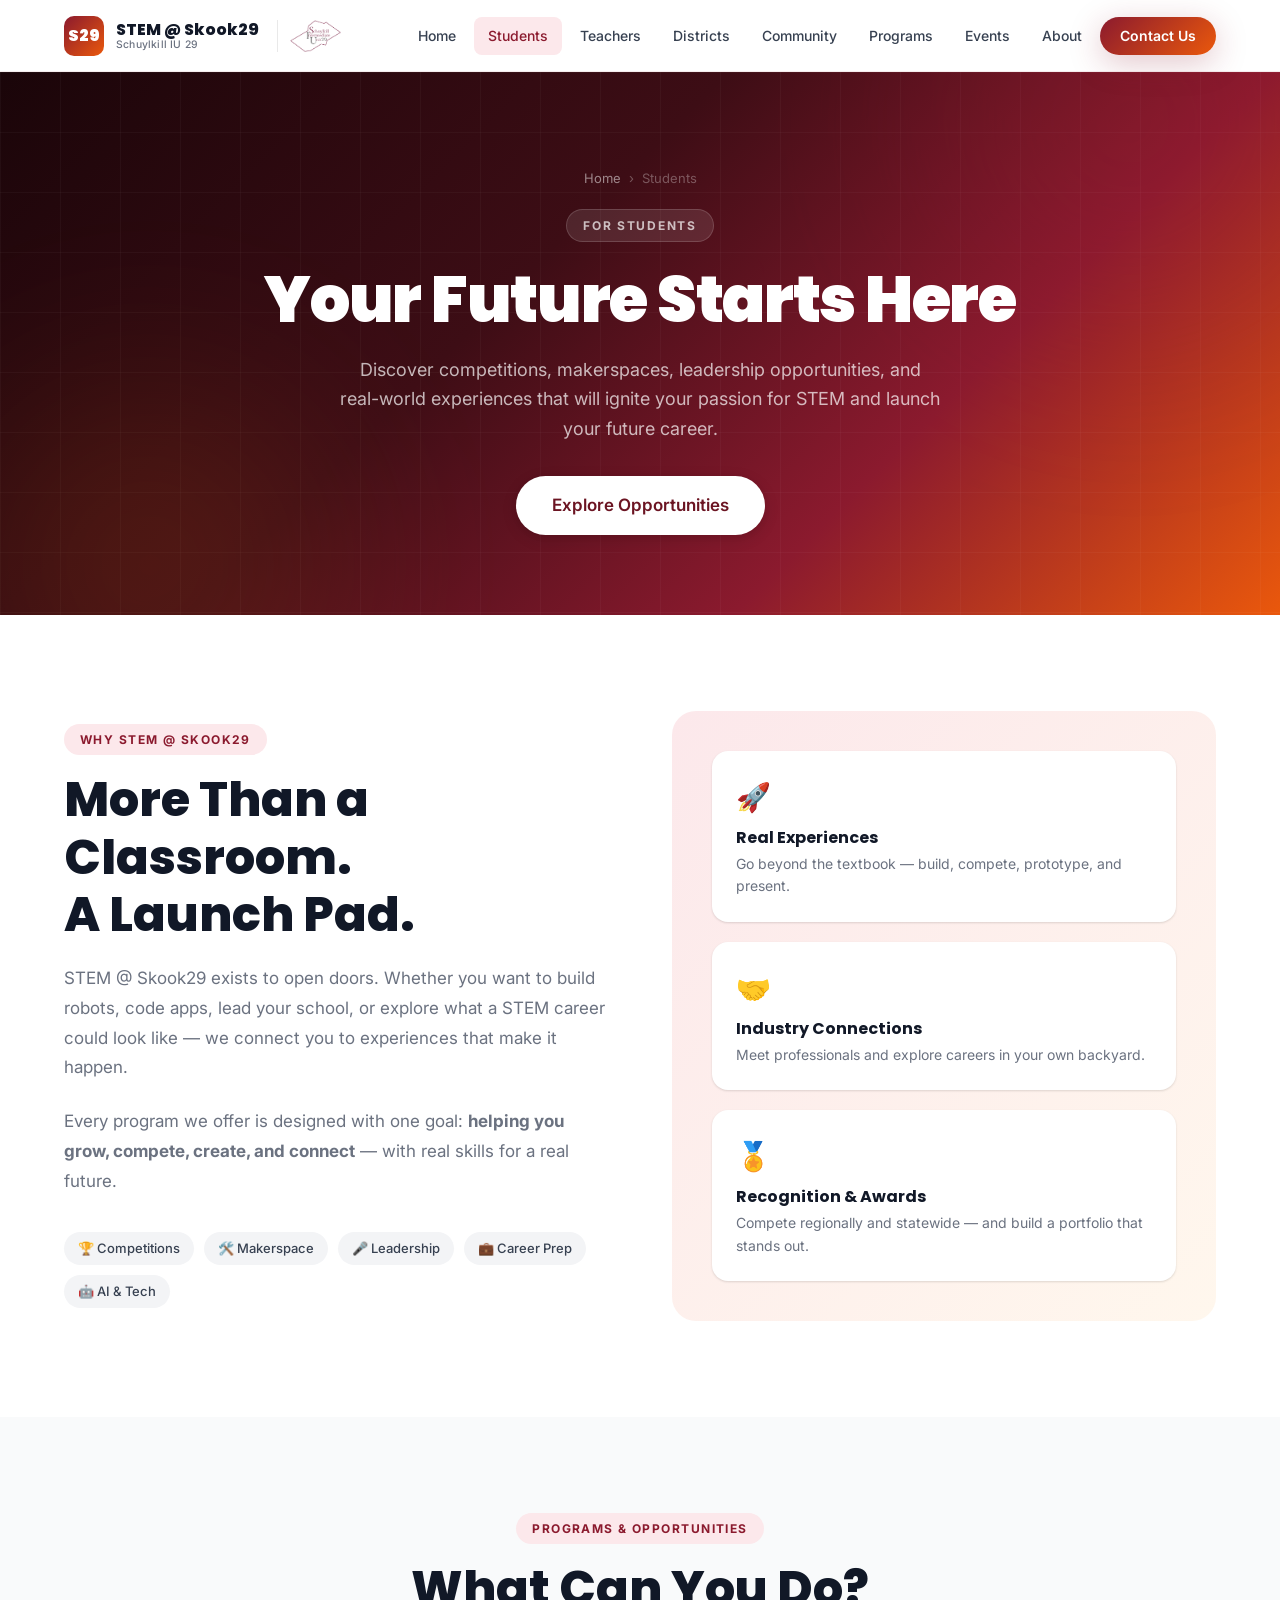
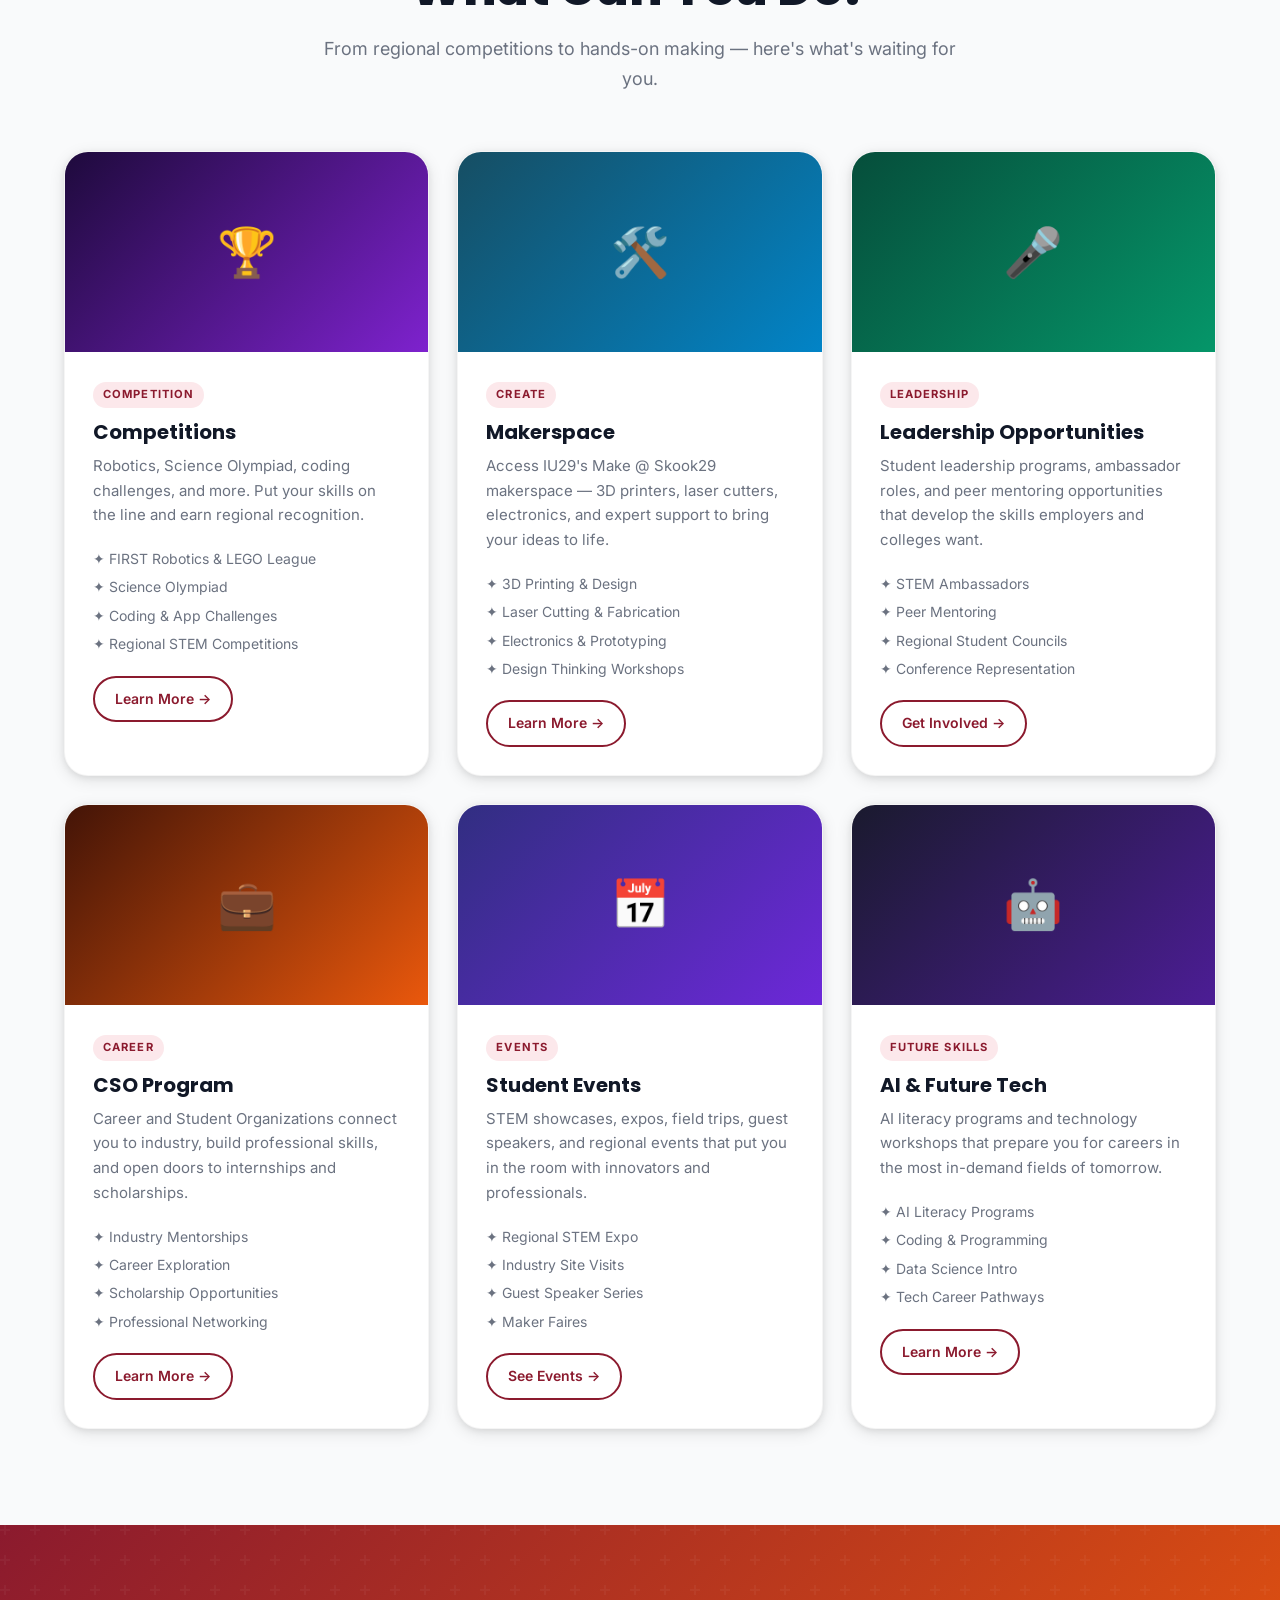
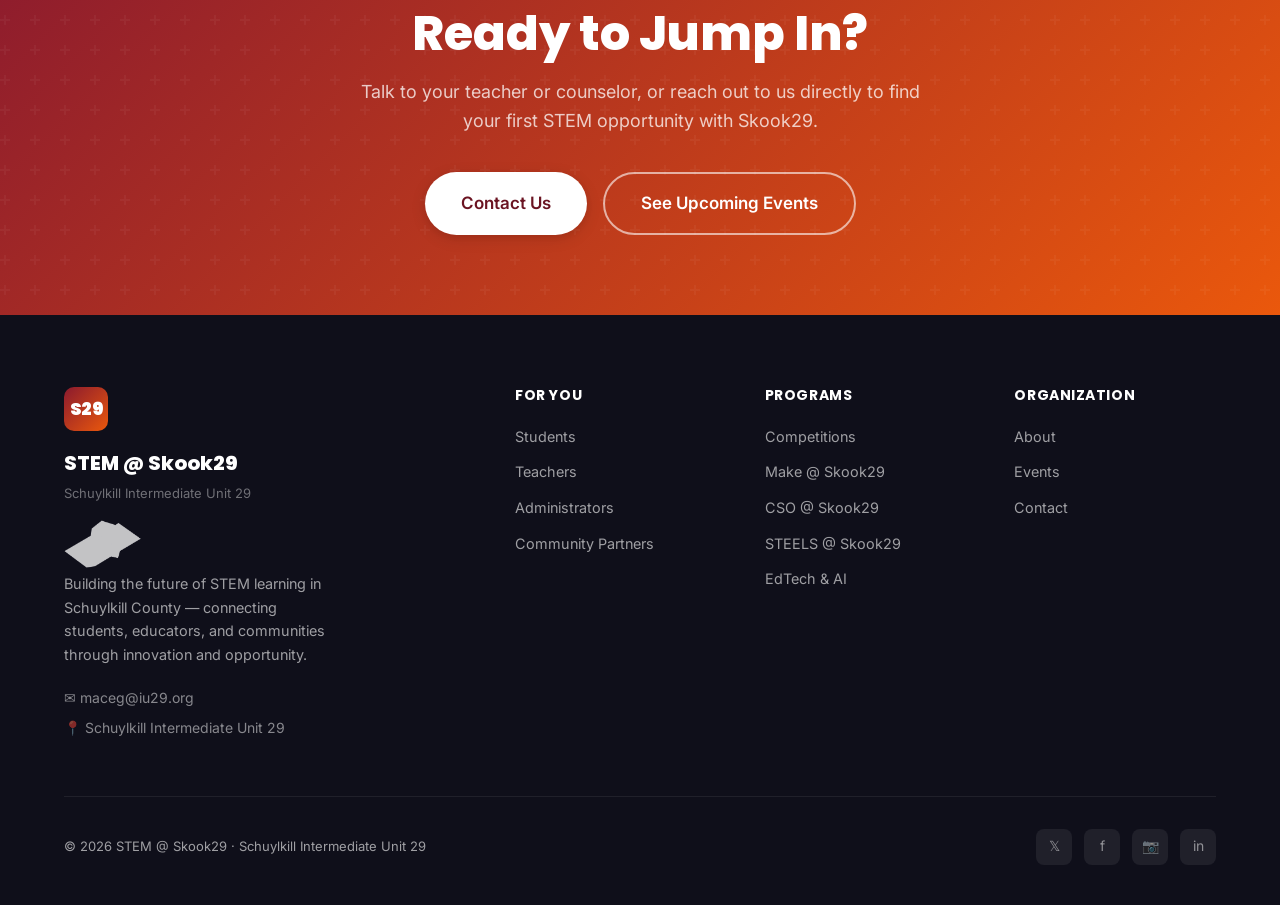
<file: students.html>
<!DOCTYPE html>
<html lang="en">
<head>
  <meta charset="UTF-8" />
  <meta name="viewport" content="width=device-width, initial-scale=1.0" />
  <title>Students — STEM @ Skook29</title>
  <meta name="description" content="Student opportunities through STEM @ Skook29 — competitions, makerspace, leadership programs, CSO, and exciting events." />
  <link rel="stylesheet" href="css/styles.css" />
</head>
<body>

  <!-- NAVIGATION -->
  <nav class="navbar">
    <div class="navbar-inner">
      <a href="index.html" class="nav-brand">
        <div class="nav-logo">S29</div>
        <div class="nav-brand-text">
          <span class="nav-brand-name">STEM @ Skook29</span>
          <span class="nav-brand-sub">Schuylkill IU 29</span>
        </div>
        <img src="assets/images/iu29-logo.png" alt="Schuylkill Intermediate Unit 29" class="nav-iu29-logo" loading="lazy" />
      </a>
      <div class="nav-links">
        <a href="index.html">Home</a>
        <a href="students.html" class="active">Students</a>
        <a href="teachers.html">Teachers</a>
        <a href="districts.html">Districts</a>
        <a href="community.html">Community</a>
        <a href="programs.html">Programs</a>
        <a href="events.html">Events</a>
        <a href="about.html">About</a>
        <a href="contact.html" class="nav-cta">Contact Us</a>
      </div>
      <button class="nav-hamburger" aria-label="Toggle navigation">
        <span></span><span></span><span></span>
      </button>
    </div>
  </nav>
  <div class="mobile-nav">
    <a href="index.html">Home</a>
    <a href="students.html">Students</a>
    <a href="teachers.html">Teachers</a>
    <a href="districts.html">Districts</a>
    <a href="community.html">Community</a>
    <a href="programs.html">Programs</a>
    <a href="events.html">Events</a>
    <a href="about.html">About</a>
    <a href="contact.html">Contact</a>
  </div>

  <!-- PAGE HERO -->
  <section class="page-hero">
    <div class="page-hero-bg"></div>
    <div class="page-hero-orb page-hero-orb-1"></div>
    <div class="page-hero-orb page-hero-orb-2"></div>
    <div class="container">
      <div class="page-hero-content">
        <div class="breadcrumb">
          <a href="index.html">Home</a>
          <span>›</span>
          <span>Students</span>
        </div>
        <div class="page-hero-label">For Students</div>
        <h1 class="page-hero-title">Your Future Starts Here</h1>
        <p class="page-hero-subtitle">
          Discover competitions, makerspaces, leadership opportunities, and real-world experiences
          that will ignite your passion for STEM and launch your future career.
        </p>
        <a href="#opportunities" class="btn btn-white btn-lg">Explore Opportunities</a>
      </div>
    </div>
  </section>

  <!-- INTRO / OPPORTUNITY PITCH -->
  <section style="padding: var(--section-pad) 0; background: white;">
    <div class="container">
      <div class="two-col">
        <div>
          <span class="section-label">Why STEM @ Skook29</span>
          <h2 class="section-title" style="text-align: left; margin-bottom: 20px;">More Than a Classroom.<br>A Launch Pad.</h2>
          <p style="font-size: 1.0625rem; color: var(--gray-500); line-height: 1.75; margin-bottom: 24px;">
            STEM @ Skook29 exists to open doors. Whether you want to build robots, code apps, lead your school, or explore what a STEM career could look like — we connect you to experiences that make it happen.
          </p>
          <p style="font-size: 1.0625rem; color: var(--gray-500); line-height: 1.75; margin-bottom: 36px;">
            Every program we offer is designed with one goal: <strong>helping you grow, compete, create, and connect</strong> — with real skills for a real future.
          </p>
          <div class="tags-row">
            <span class="tag">🏆 Competitions</span>
            <span class="tag">🛠️ Makerspace</span>
            <span class="tag">🎤 Leadership</span>
            <span class="tag">💼 Career Prep</span>
            <span class="tag">🤖 AI & Tech</span>
          </div>
        </div>
        <div style="background: var(--gradient-subtle); border-radius: var(--radius-xl); padding: 40px; display: flex; flex-direction: column; gap: 20px;">
          <div style="background: white; border-radius: var(--radius-lg); padding: 24px; box-shadow: var(--shadow-sm);">
            <div style="font-size: 1.75rem; margin-bottom: 8px;">🚀</div>
            <h4 style="font-family: var(--font-display); font-size: 1rem; font-weight: 700; margin-bottom: 6px;">Real Experiences</h4>
            <p style="font-size: 0.875rem; color: var(--gray-500);">Go beyond the textbook — build, compete, prototype, and present.</p>
          </div>
          <div style="background: white; border-radius: var(--radius-lg); padding: 24px; box-shadow: var(--shadow-sm);">
            <div style="font-size: 1.75rem; margin-bottom: 8px;">🤝</div>
            <h4 style="font-family: var(--font-display); font-size: 1rem; font-weight: 700; margin-bottom: 6px;">Industry Connections</h4>
            <p style="font-size: 0.875rem; color: var(--gray-500);">Meet professionals and explore careers in your own backyard.</p>
          </div>
          <div style="background: white; border-radius: var(--radius-lg); padding: 24px; box-shadow: var(--shadow-sm);">
            <div style="font-size: 1.75rem; margin-bottom: 8px;">🏅</div>
            <h4 style="font-family: var(--font-display); font-size: 1rem; font-weight: 700; margin-bottom: 6px;">Recognition & Awards</h4>
            <p style="font-size: 0.875rem; color: var(--gray-500);">Compete regionally and statewide — and build a portfolio that stands out.</p>
          </div>
        </div>
      </div>
    </div>
  </section>

  <!-- STUDENT OPPORTUNITIES -->
  <section id="opportunities" style="background: var(--gray-50); padding: var(--section-pad) 0;">
    <div class="container">
      <div class="section-header">
        <span class="section-label">Programs & Opportunities</span>
        <h2 class="section-title">What Can You Do?</h2>
        <p class="section-subtitle">From regional competitions to hands-on making — here's what's waiting for you.</p>
      </div>
      <div class="grid-3">

        <div class="card fade-in">
          <div class="card-image" style="background: linear-gradient(135deg, #1e0a3c, #7e22ce);">
            <span style="font-size: 3rem;">🏆</span>
          </div>
          <div class="card-body">
            <span class="card-tag">Competition</span>
            <h3 class="card-title">Competitions</h3>
            <p class="card-text">Robotics, Science Olympiad, coding challenges, and more. Put your skills on the line and earn regional recognition.</p>
            <ul style="font-size: 0.875rem; color: var(--gray-500); margin-bottom: 20px; display: flex; flex-direction: column; gap: 6px;">
              <li>✦ FIRST Robotics & LEGO League</li>
              <li>✦ Science Olympiad</li>
              <li>✦ Coding & App Challenges</li>
              <li>✦ Regional STEM Competitions</li>
            </ul>
            <a href="programs.html#competitions" class="btn btn-secondary btn-sm">Learn More →</a>
          </div>
        </div>

        <div class="card fade-in">
          <div class="card-image" style="background: linear-gradient(135deg, #164e63, #0284c7);">
            <span style="font-size: 3rem;">🛠️</span>
          </div>
          <div class="card-body">
            <span class="card-tag">Create</span>
            <h3 class="card-title">Makerspace</h3>
            <p class="card-text">Access IU29's Make @ Skook29 makerspace — 3D printers, laser cutters, electronics, and expert support to bring your ideas to life.</p>
            <ul style="font-size: 0.875rem; color: var(--gray-500); margin-bottom: 20px; display: flex; flex-direction: column; gap: 6px;">
              <li>✦ 3D Printing & Design</li>
              <li>✦ Laser Cutting & Fabrication</li>
              <li>✦ Electronics & Prototyping</li>
              <li>✦ Design Thinking Workshops</li>
            </ul>
            <a href="programs.html#make" class="btn btn-secondary btn-sm">Learn More →</a>
          </div>
        </div>

        <div class="card fade-in">
          <div class="card-image" style="background: linear-gradient(135deg, #064e3b, #059669);">
            <span style="font-size: 3rem;">🎤</span>
          </div>
          <div class="card-body">
            <span class="card-tag">Leadership</span>
            <h3 class="card-title">Leadership Opportunities</h3>
            <p class="card-text">Student leadership programs, ambassador roles, and peer mentoring opportunities that develop the skills employers and colleges want.</p>
            <ul style="font-size: 0.875rem; color: var(--gray-500); margin-bottom: 20px; display: flex; flex-direction: column; gap: 6px;">
              <li>✦ STEM Ambassadors</li>
              <li>✦ Peer Mentoring</li>
              <li>✦ Regional Student Councils</li>
              <li>✦ Conference Representation</li>
            </ul>
            <a href="contact.html" class="btn btn-secondary btn-sm">Get Involved →</a>
          </div>
        </div>

        <div class="card fade-in">
          <div class="card-image" style="background: linear-gradient(135deg, #431407, #ea580c);">
            <span style="font-size: 3rem;">💼</span>
          </div>
          <div class="card-body">
            <span class="card-tag">Career</span>
            <h3 class="card-title">CSO Program</h3>
            <p class="card-text">Career and Student Organizations connect you to industry, build professional skills, and open doors to internships and scholarships.</p>
            <ul style="font-size: 0.875rem; color: var(--gray-500); margin-bottom: 20px; display: flex; flex-direction: column; gap: 6px;">
              <li>✦ Industry Mentorships</li>
              <li>✦ Career Exploration</li>
              <li>✦ Scholarship Opportunities</li>
              <li>✦ Professional Networking</li>
            </ul>
            <a href="programs.html#cso" class="btn btn-secondary btn-sm">Learn More →</a>
          </div>
        </div>

        <div class="card fade-in">
          <div class="card-image" style="background: linear-gradient(135deg, #312e81, #6d28d9);">
            <span style="font-size: 3rem;">📅</span>
          </div>
          <div class="card-body">
            <span class="card-tag">Events</span>
            <h3 class="card-title">Student Events</h3>
            <p class="card-text">STEM showcases, expos, field trips, guest speakers, and regional events that put you in the room with innovators and professionals.</p>
            <ul style="font-size: 0.875rem; color: var(--gray-500); margin-bottom: 20px; display: flex; flex-direction: column; gap: 6px;">
              <li>✦ Regional STEM Expo</li>
              <li>✦ Industry Site Visits</li>
              <li>✦ Guest Speaker Series</li>
              <li>✦ Maker Faires</li>
            </ul>
            <a href="events.html" class="btn btn-secondary btn-sm">See Events →</a>
          </div>
        </div>

        <div class="card fade-in">
          <div class="card-image" style="background: linear-gradient(135deg, #1a1a2e, #4c1d95);">
            <span style="font-size: 3rem;">🤖</span>
          </div>
          <div class="card-body">
            <span class="card-tag">Future Skills</span>
            <h3 class="card-title">AI & Future Tech</h3>
            <p class="card-text">AI literacy programs and technology workshops that prepare you for careers in the most in-demand fields of tomorrow.</p>
            <ul style="font-size: 0.875rem; color: var(--gray-500); margin-bottom: 20px; display: flex; flex-direction: column; gap: 6px;">
              <li>✦ AI Literacy Programs</li>
              <li>✦ Coding & Programming</li>
              <li>✦ Data Science Intro</li>
              <li>✦ Tech Career Pathways</li>
            </ul>
            <a href="programs.html#edtech" class="btn btn-secondary btn-sm">Learn More →</a>
          </div>
        </div>

      </div>
    </div>
  </section>

  <!-- CTA -->
  <section class="cta-banner">
    <div class="container">
      <div class="cta-banner-content">
        <h2>Ready to Jump In?</h2>
        <p>Talk to your teacher or counselor, or reach out to us directly to find your first STEM opportunity with Skook29.</p>
        <div class="cta-banner-actions">
          <a href="contact.html" class="btn btn-white btn-lg">Contact Us</a>
          <a href="events.html" class="btn btn-outline-white btn-lg">See Upcoming Events</a>
        </div>
      </div>
    </div>
  </section>

  <!-- FOOTER -->
  <footer class="footer">
    <div class="container">
      <div class="footer-grid">
        <div class="footer-brand">
          <div class="nav-logo">S29</div>
          <div class="footer-brand-name">STEM @ Skook29</div>
          <div class="footer-brand-sub">Schuylkill Intermediate Unit 29</div>
          <img src="assets/images/iu29-logo.png" alt="Schuylkill Intermediate Unit 29" class="footer-iu29-logo" loading="lazy" />
          <p>Building the future of STEM learning in Schuylkill County — connecting students, educators, and communities through innovation and opportunity.</p>
          <div class="footer-contact">
            <a href="mailto:maceg@iu29.org">✉ maceg@iu29.org</a>
            <a href="#">📍 Schuylkill Intermediate Unit 29</a>
          </div>
        </div>
        <div class="footer-col">
          <h4>For You</h4>
          <ul>
            <li><a href="students.html">Students</a></li>
            <li><a href="teachers.html">Teachers</a></li>
            <li><a href="districts.html">Administrators</a></li>
            <li><a href="community.html">Community Partners</a></li>
          </ul>
        </div>
        <div class="footer-col">
          <h4>Programs</h4>
          <ul>
            <li><a href="programs.html#competitions">Competitions</a></li>
            <li><a href="programs.html#make">Make @ Skook29</a></li>
            <li><a href="programs.html#cso">CSO @ Skook29</a></li>
            <li><a href="programs.html#steels">STEELS @ Skook29</a></li>
            <li><a href="programs.html#edtech">EdTech & AI</a></li>
          </ul>
        </div>
        <div class="footer-col">
          <h4>Organization</h4>
          <ul>
            <li><a href="about.html">About</a></li>
            <li><a href="events.html">Events</a></li>
            <li><a href="contact.html">Contact</a></li>
          </ul>
        </div>
      </div>
      <div class="footer-bottom">
        <p>© 2026 STEM @ Skook29 · Schuylkill Intermediate Unit 29</p>
        <div class="social-links">
          <a href="#" class="social-link">𝕏</a>
          <a href="#" class="social-link">f</a>
          <a href="#" class="social-link">📷</a>
          <a href="#" class="social-link">in</a>
        </div>
      </div>
    </div>
  </footer>

  <script src="js/main.js"></script>
</body>
</html>
</file>
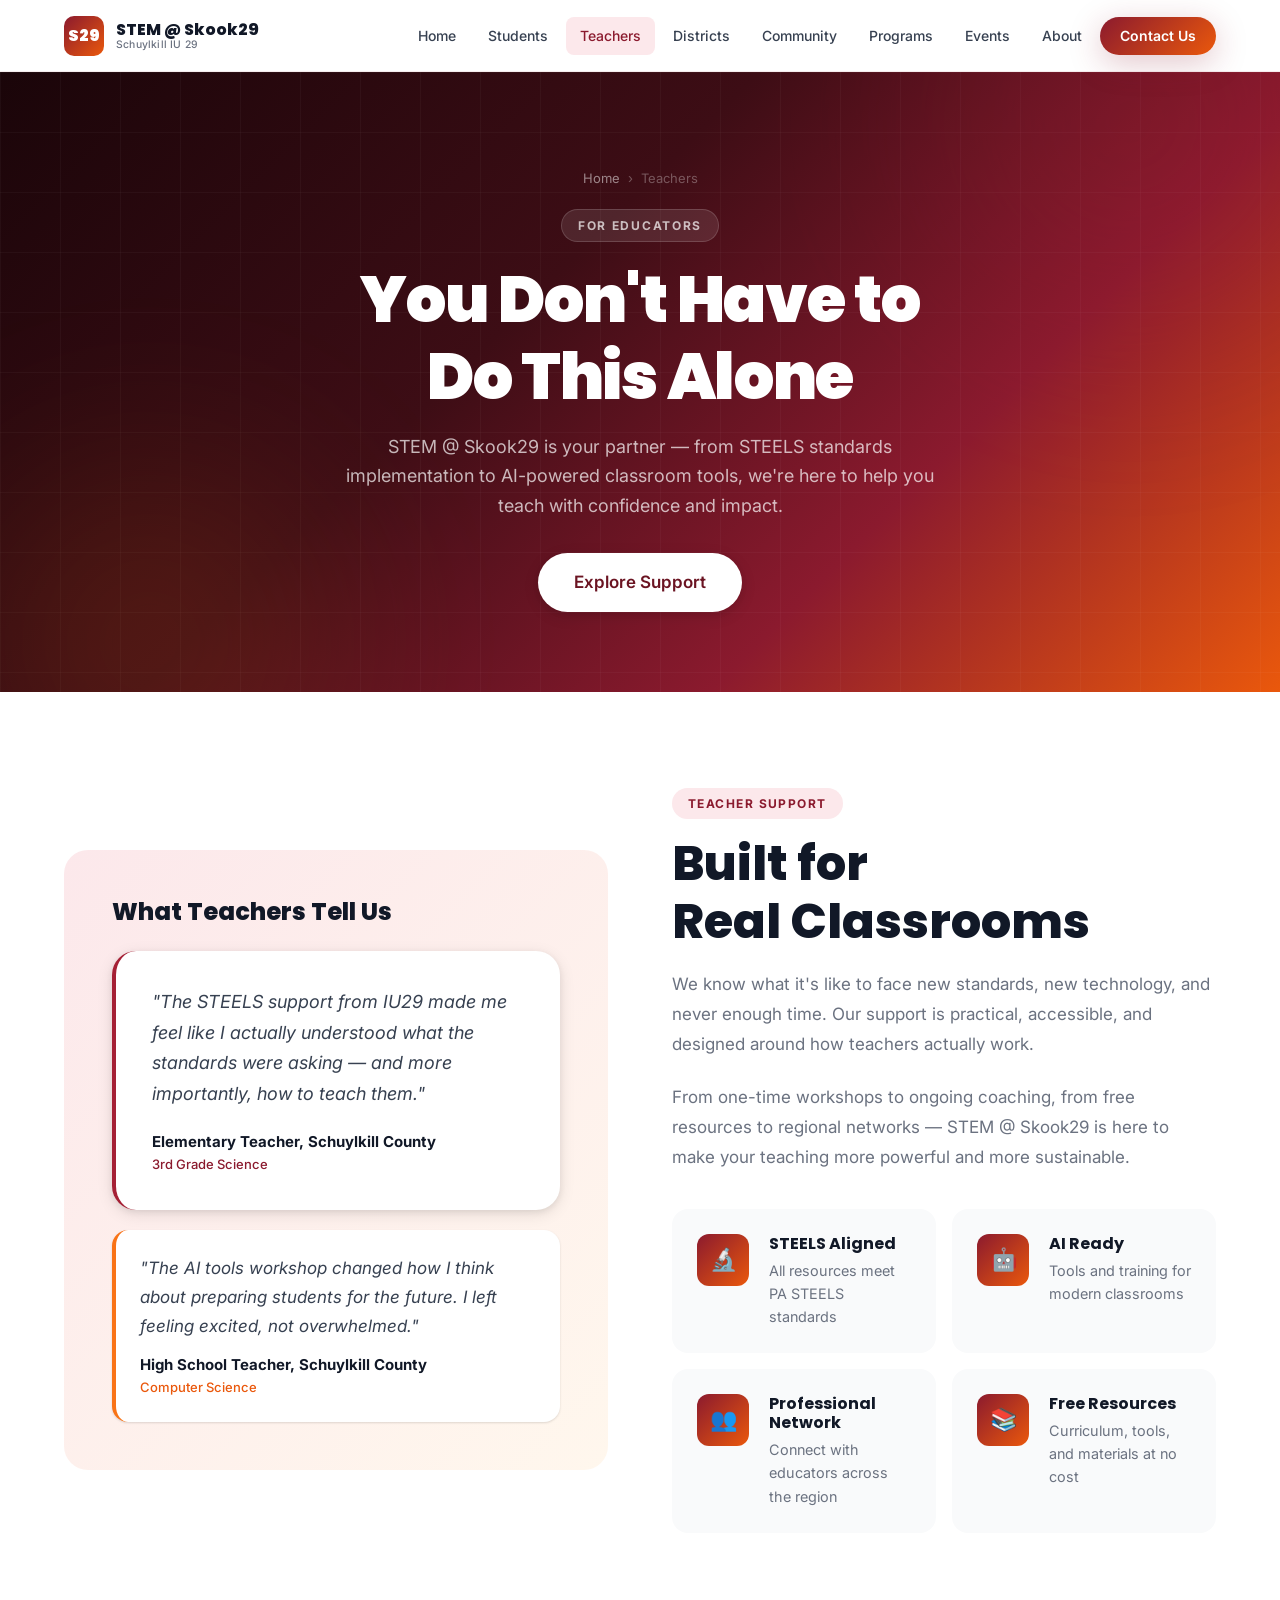
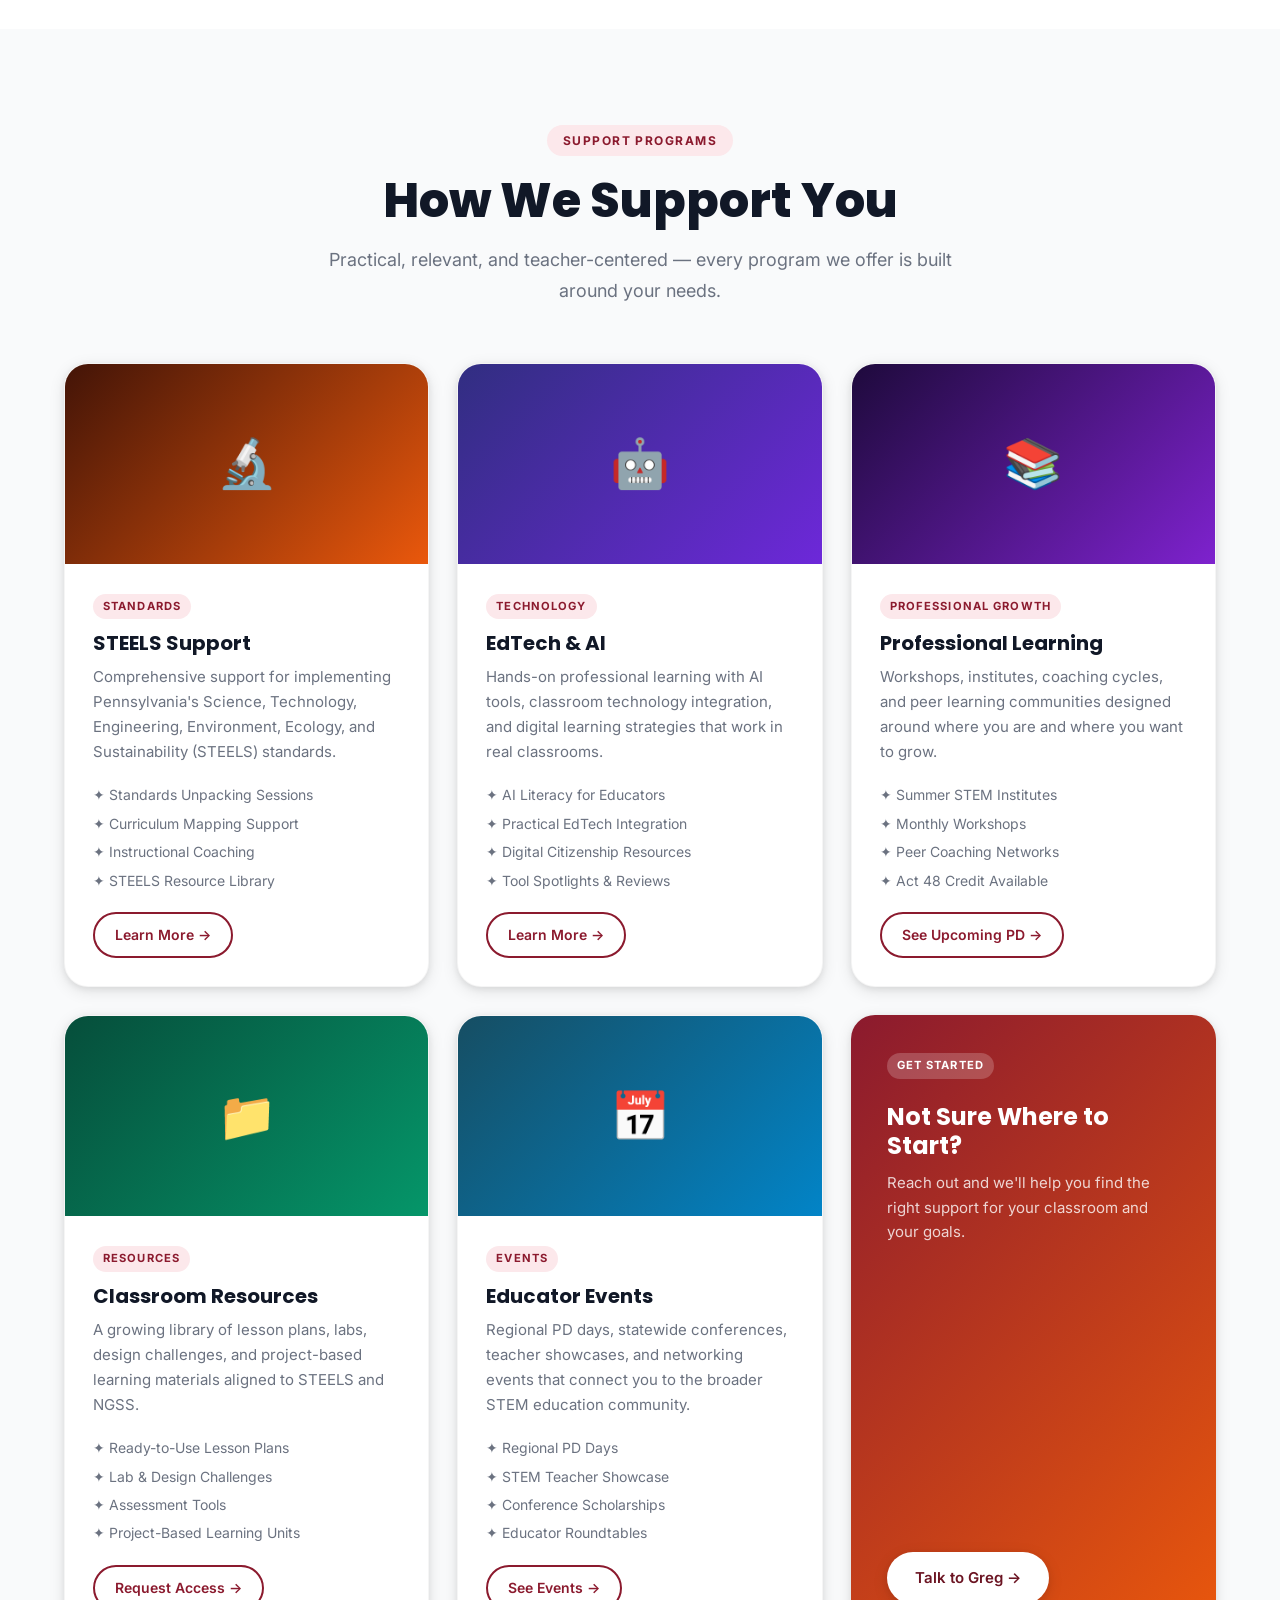
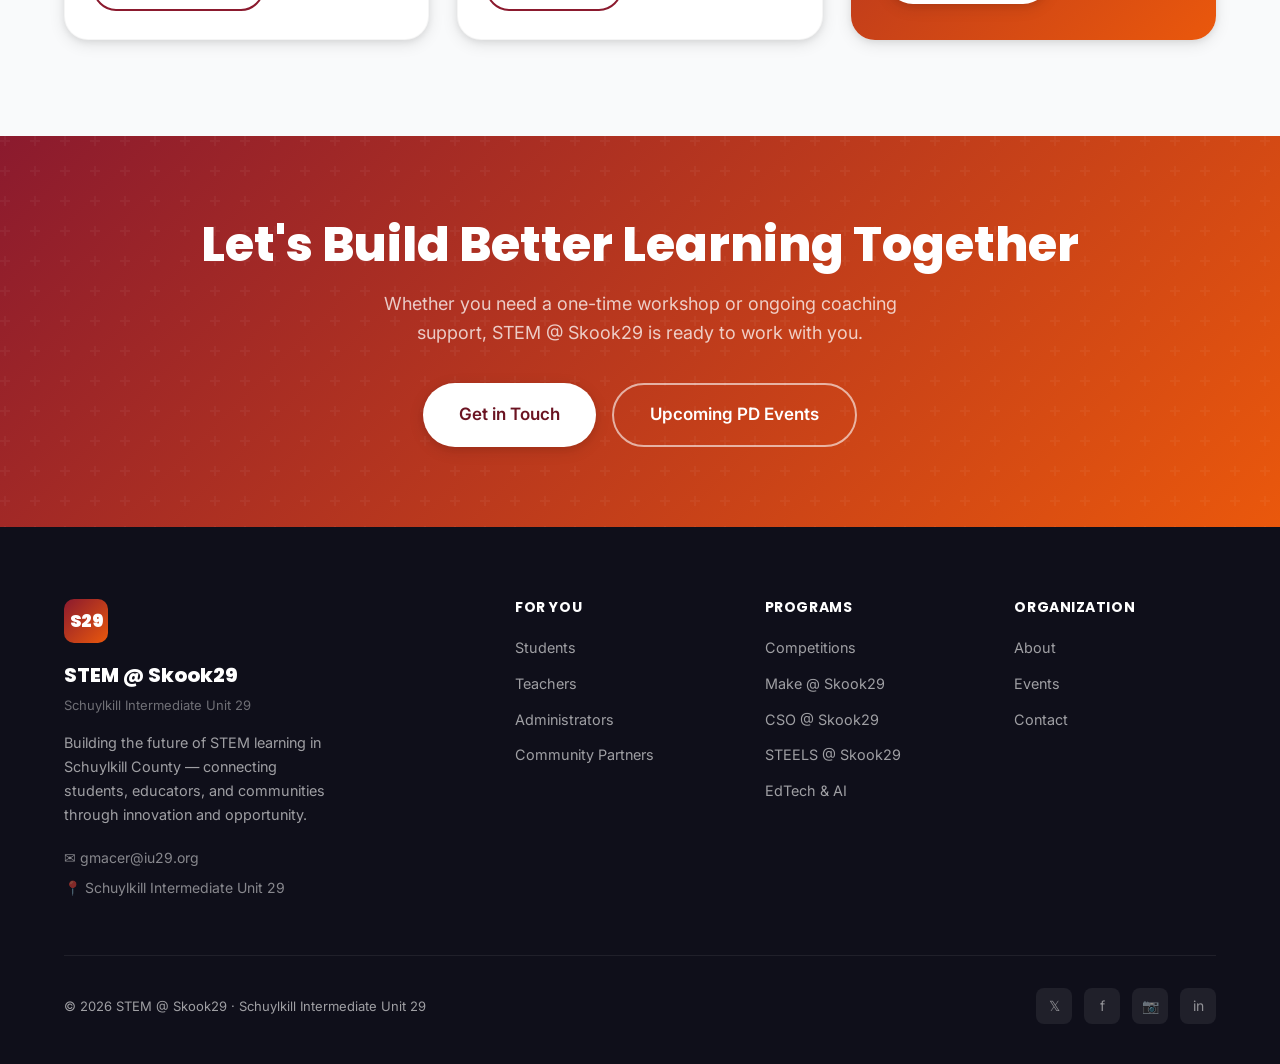
<file: teachers.html>
<!DOCTYPE html>
<html lang="en">
<head>
  <meta charset="UTF-8" />
  <meta name="viewport" content="width=device-width, initial-scale=1.0" />
  <title>Teachers — STEM @ Skook29</title>
  <meta name="description" content="STEM support for teachers — STEELS standards, EdTech & AI, professional learning, and classroom resources from Skook29." />
  <link rel="stylesheet" href="css/styles.css" />
</head>
<body>

  <!-- NAVIGATION -->
  <nav class="navbar">
    <div class="navbar-inner">
      <a href="index.html" class="nav-brand">
        <div class="nav-logo">S29</div>
        <div class="nav-brand-text">
          <span class="nav-brand-name">STEM @ Skook29</span>
          <span class="nav-brand-sub">Schuylkill IU 29</span>
        </div>
      </a>
      <div class="nav-links">
        <a href="index.html">Home</a>
        <a href="students.html">Students</a>
        <a href="teachers.html" class="active">Teachers</a>
        <a href="districts.html">Districts</a>
        <a href="community.html">Community</a>
        <a href="programs.html">Programs</a>
        <a href="events.html">Events</a>
        <a href="about.html">About</a>
        <a href="contact.html" class="nav-cta">Contact Us</a>
      </div>
      <button class="nav-hamburger" aria-label="Toggle navigation">
        <span></span><span></span><span></span>
      </button>
    </div>
  </nav>
  <div class="mobile-nav">
    <a href="index.html">Home</a>
    <a href="students.html">Students</a>
    <a href="teachers.html">Teachers</a>
    <a href="districts.html">Districts</a>
    <a href="community.html">Community</a>
    <a href="programs.html">Programs</a>
    <a href="events.html">Events</a>
    <a href="about.html">About</a>
    <a href="contact.html">Contact</a>
  </div>

  <!-- PAGE HERO -->
  <section class="page-hero">
    <div class="page-hero-bg"></div>
    <div class="page-hero-orb page-hero-orb-1"></div>
    <div class="page-hero-orb page-hero-orb-2"></div>
    <div class="container">
      <div class="page-hero-content">
        <div class="breadcrumb">
          <a href="index.html">Home</a>
          <span>›</span>
          <span>Teachers</span>
        </div>
        <div class="page-hero-label">For Educators</div>
        <h1 class="page-hero-title">You Don't Have to<br>Do This Alone</h1>
        <p class="page-hero-subtitle">
          STEM @ Skook29 is your partner — from STEELS standards implementation to AI-powered classroom tools,
          we're here to help you teach with confidence and impact.
        </p>
        <a href="#teacher-support" class="btn btn-white btn-lg">Explore Support</a>
      </div>
    </div>
  </section>

  <!-- TEACHER VALUE PROP -->
  <section style="padding: var(--section-pad) 0; background: white;">
    <div class="container">
      <div class="two-col">
        <div style="background: var(--gradient-subtle); border-radius: var(--radius-xl); padding: 48px;">
          <h3 style="font-family: var(--font-display); font-size: 1.5rem; font-weight: 800; color: var(--gray-900); margin-bottom: 24px;">What Teachers Tell Us</h3>
          <div class="quote-card" style="margin-bottom: 20px;">
            <p class="quote-text">"The STEELS support from IU29 made me feel like I actually understood what the standards were asking — and more importantly, how to teach them."</p>
            <div class="quote-author">Elementary Teacher, Schuylkill County</div>
            <div class="quote-role">3rd Grade Science</div>
          </div>
          <div style="background: white; border-radius: var(--radius-lg); padding: 24px; box-shadow: var(--shadow-sm); border-left: 4px solid var(--orange-500);">
            <p style="font-size: 1.0625rem; color: var(--gray-700); font-style: italic; line-height: 1.7; margin-bottom: 12px;">"The AI tools workshop changed how I think about preparing students for the future. I left feeling excited, not overwhelmed."</p>
            <div style="font-weight: 700; color: var(--gray-900); font-size: 0.9375rem;">High School Teacher, Schuylkill County</div>
            <div style="font-size: 0.8125rem; color: var(--orange-600); font-weight: 500;">Computer Science</div>
          </div>
        </div>
        <div>
          <span class="section-label">Teacher Support</span>
          <h2 class="section-title" style="text-align: left; margin-bottom: 20px;">Built for<br>Real Classrooms</h2>
          <p style="font-size: 1.0625rem; color: var(--gray-500); line-height: 1.75; margin-bottom: 24px;">
            We know what it's like to face new standards, new technology, and never enough time. Our support is practical, accessible, and designed around how teachers actually work.
          </p>
          <p style="font-size: 1.0625rem; color: var(--gray-500); line-height: 1.75; margin-bottom: 36px;">
            From one-time workshops to ongoing coaching, from free resources to regional networks — STEM @ Skook29 is here to make your teaching more powerful and more sustainable.
          </p>
          <div class="feature-grid">
            <div class="feature-item">
              <div class="feature-icon-wrap">🔬</div>
              <div class="feature-content">
                <h4>STEELS Aligned</h4>
                <p>All resources meet PA STEELS standards</p>
              </div>
            </div>
            <div class="feature-item">
              <div class="feature-icon-wrap">🤖</div>
              <div class="feature-content">
                <h4>AI Ready</h4>
                <p>Tools and training for modern classrooms</p>
              </div>
            </div>
            <div class="feature-item">
              <div class="feature-icon-wrap">👥</div>
              <div class="feature-content">
                <h4>Professional Network</h4>
                <p>Connect with educators across the region</p>
              </div>
            </div>
            <div class="feature-item">
              <div class="feature-icon-wrap">📚</div>
              <div class="feature-content">
                <h4>Free Resources</h4>
                <p>Curriculum, tools, and materials at no cost</p>
              </div>
            </div>
          </div>
        </div>
      </div>
    </div>
  </section>

  <!-- TEACHER PROGRAMS -->
  <section id="teacher-support" style="background: var(--gray-50); padding: var(--section-pad) 0;">
    <div class="container">
      <div class="section-header">
        <span class="section-label">Support Programs</span>
        <h2 class="section-title">How We Support You</h2>
        <p class="section-subtitle">Practical, relevant, and teacher-centered — every program we offer is built around your needs.</p>
      </div>
      <div class="grid-3">

        <div class="card fade-in">
          <div class="card-image" style="background: linear-gradient(135deg, #431407, #ea580c);">
            <span style="font-size: 3rem;">🔬</span>
          </div>
          <div class="card-body">
            <span class="card-tag">Standards</span>
            <h3 class="card-title">STEELS Support</h3>
            <p class="card-text">Comprehensive support for implementing Pennsylvania's Science, Technology, Engineering, Environment, Ecology, and Sustainability (STEELS) standards.</p>
            <ul style="font-size: 0.875rem; color: var(--gray-500); margin-bottom: 20px; display: flex; flex-direction: column; gap: 6px;">
              <li>✦ Standards Unpacking Sessions</li>
              <li>✦ Curriculum Mapping Support</li>
              <li>✦ Instructional Coaching</li>
              <li>✦ STEELS Resource Library</li>
            </ul>
            <a href="programs.html#steels" class="btn btn-secondary btn-sm">Learn More →</a>
          </div>
        </div>

        <div class="card fade-in">
          <div class="card-image" style="background: linear-gradient(135deg, #312e81, #6d28d9);">
            <span style="font-size: 3rem;">🤖</span>
          </div>
          <div class="card-body">
            <span class="card-tag">Technology</span>
            <h3 class="card-title">EdTech & AI</h3>
            <p class="card-text">Hands-on professional learning with AI tools, classroom technology integration, and digital learning strategies that work in real classrooms.</p>
            <ul style="font-size: 0.875rem; color: var(--gray-500); margin-bottom: 20px; display: flex; flex-direction: column; gap: 6px;">
              <li>✦ AI Literacy for Educators</li>
              <li>✦ Practical EdTech Integration</li>
              <li>✦ Digital Citizenship Resources</li>
              <li>✦ Tool Spotlights & Reviews</li>
            </ul>
            <a href="programs.html#edtech" class="btn btn-secondary btn-sm">Learn More →</a>
          </div>
        </div>

        <div class="card fade-in">
          <div class="card-image" style="background: linear-gradient(135deg, #1e0a3c, #7e22ce);">
            <span style="font-size: 3rem;">📚</span>
          </div>
          <div class="card-body">
            <span class="card-tag">Professional Growth</span>
            <h3 class="card-title">Professional Learning</h3>
            <p class="card-text">Workshops, institutes, coaching cycles, and peer learning communities designed around where you are and where you want to grow.</p>
            <ul style="font-size: 0.875rem; color: var(--gray-500); margin-bottom: 20px; display: flex; flex-direction: column; gap: 6px;">
              <li>✦ Summer STEM Institutes</li>
              <li>✦ Monthly Workshops</li>
              <li>✦ Peer Coaching Networks</li>
              <li>✦ Act 48 Credit Available</li>
            </ul>
            <a href="events.html" class="btn btn-secondary btn-sm">See Upcoming PD →</a>
          </div>
        </div>

        <div class="card fade-in">
          <div class="card-image" style="background: linear-gradient(135deg, #064e3b, #059669);">
            <span style="font-size: 3rem;">📁</span>
          </div>
          <div class="card-body">
            <span class="card-tag">Resources</span>
            <h3 class="card-title">Classroom Resources</h3>
            <p class="card-text">A growing library of lesson plans, labs, design challenges, and project-based learning materials aligned to STEELS and NGSS.</p>
            <ul style="font-size: 0.875rem; color: var(--gray-500); margin-bottom: 20px; display: flex; flex-direction: column; gap: 6px;">
              <li>✦ Ready-to-Use Lesson Plans</li>
              <li>✦ Lab & Design Challenges</li>
              <li>✦ Assessment Tools</li>
              <li>✦ Project-Based Learning Units</li>
            </ul>
            <a href="contact.html" class="btn btn-secondary btn-sm">Request Access →</a>
          </div>
        </div>

        <div class="card fade-in">
          <div class="card-image" style="background: linear-gradient(135deg, #164e63, #0284c7);">
            <span style="font-size: 3rem;">📅</span>
          </div>
          <div class="card-body">
            <span class="card-tag">Events</span>
            <h3 class="card-title">Educator Events</h3>
            <p class="card-text">Regional PD days, statewide conferences, teacher showcases, and networking events that connect you to the broader STEM education community.</p>
            <ul style="font-size: 0.875rem; color: var(--gray-500); margin-bottom: 20px; display: flex; flex-direction: column; gap: 6px;">
              <li>✦ Regional PD Days</li>
              <li>✦ STEM Teacher Showcase</li>
              <li>✦ Conference Scholarships</li>
              <li>✦ Educator Roundtables</li>
            </ul>
            <a href="events.html" class="btn btn-secondary btn-sm">See Events →</a>
          </div>
        </div>

        <div class="card fade-in" style="background: var(--gradient-main); border: none;">
          <div class="card-body" style="padding: 36px; display: flex; flex-direction: column; height: 100%; justify-content: space-between;">
            <div>
              <span class="card-tag" style="background: rgba(255,255,255,0.2); color: white;">Get Started</span>
              <h3 class="card-title" style="color: white; font-size: 1.5rem; margin-top: 12px;">Not Sure Where to Start?</h3>
              <p class="card-text" style="color: rgba(255,255,255,0.8);">Reach out and we'll help you find the right support for your classroom and your goals.</p>
            </div>
            <a href="contact.html" class="btn btn-white" style="margin-top: 24px; align-self: flex-start;">Talk to Greg →</a>
          </div>
        </div>

      </div>
    </div>
  </section>

  <!-- CTA -->
  <section class="cta-banner">
    <div class="container">
      <div class="cta-banner-content">
        <h2>Let's Build Better Learning Together</h2>
        <p>Whether you need a one-time workshop or ongoing coaching support, STEM @ Skook29 is ready to work with you.</p>
        <div class="cta-banner-actions">
          <a href="contact.html" class="btn btn-white btn-lg">Get in Touch</a>
          <a href="events.html" class="btn btn-outline-white btn-lg">Upcoming PD Events</a>
        </div>
      </div>
    </div>
  </section>

  <!-- FOOTER -->
  <footer class="footer">
    <div class="container">
      <div class="footer-grid">
        <div class="footer-brand">
          <div class="nav-logo">S29</div>
          <div class="footer-brand-name">STEM @ Skook29</div>
          <div class="footer-brand-sub">Schuylkill Intermediate Unit 29</div>
          <p>Building the future of STEM learning in Schuylkill County — connecting students, educators, and communities through innovation and opportunity.</p>
          <div class="footer-contact">
            <a href="mailto:gmacer@iu29.org">✉ gmacer@iu29.org</a>
            <a href="#">📍 Schuylkill Intermediate Unit 29</a>
          </div>
        </div>
        <div class="footer-col">
          <h4>For You</h4>
          <ul>
            <li><a href="students.html">Students</a></li>
            <li><a href="teachers.html">Teachers</a></li>
            <li><a href="districts.html">Administrators</a></li>
            <li><a href="community.html">Community Partners</a></li>
          </ul>
        </div>
        <div class="footer-col">
          <h4>Programs</h4>
          <ul>
            <li><a href="programs.html#competitions">Competitions</a></li>
            <li><a href="programs.html#make">Make @ Skook29</a></li>
            <li><a href="programs.html#cso">CSO @ Skook29</a></li>
            <li><a href="programs.html#steels">STEELS @ Skook29</a></li>
            <li><a href="programs.html#edtech">EdTech & AI</a></li>
          </ul>
        </div>
        <div class="footer-col">
          <h4>Organization</h4>
          <ul>
            <li><a href="about.html">About</a></li>
            <li><a href="events.html">Events</a></li>
            <li><a href="contact.html">Contact</a></li>
          </ul>
        </div>
      </div>
      <div class="footer-bottom">
        <p>© 2026 STEM @ Skook29 · Schuylkill Intermediate Unit 29</p>
        <div class="social-links">
          <a href="#" class="social-link">𝕏</a>
          <a href="#" class="social-link">f</a>
          <a href="#" class="social-link">📷</a>
          <a href="#" class="social-link">in</a>
        </div>
      </div>
    </div>
  </footer>

  <script src="js/main.js"></script>
</body>
</html>
</file>
<file: css/styles.css>
/* =========================================
   STEM @ Skook29 — Design System
   ========================================= */

@import url('https://fonts.googleapis.com/css2?family=Inter:wght@300;400;500;600;700;800;900&family=Poppins:wght@400;500;600;700;800;900&display=swap');

/* --- CSS Custom Properties --- */
:root {
  --purple-900: #1a0509;
  --purple-800: #3d0d15;
  --purple-700: #6b1422;
  --purple-600: #8b1a2e;
  --purple-500: #a52035;
  --purple-400: #c4364e;
  --purple-100: #fce8eb;

  --orange-600: #ea580c;
  --orange-500: #f97316;
  --orange-400: #fb923c;
  --orange-100: #fff7ed;

  --dark: #0f0f1a;
  --dark-800: #1a1a2e;
  --gray-900: #111827;
  --gray-700: #374151;
  --gray-500: #6b7280;
  --gray-300: #d1d5db;
  --gray-100: #f3f4f6;
  --gray-50: #f9fafb;
  --white: #ffffff;

  --gradient-main: linear-gradient(135deg, #8b1a2e 0%, #ea580c 100%);
  --gradient-hero: linear-gradient(135deg, #1a0509 0%, #3d0d15 40%, #8b1a2e 70%, #ea580c 100%);
  --gradient-card: linear-gradient(135deg, #8b1a2e, #a52035);
  --gradient-orange: linear-gradient(135deg, #ea580c, #f97316);
  --gradient-subtle: linear-gradient(135deg, #fce8eb 0%, #fff7ed 100%);

  --shadow-sm: 0 1px 3px rgba(0,0,0,0.08), 0 1px 2px rgba(0,0,0,0.06);
  --shadow-md: 0 4px 16px rgba(0,0,0,0.10), 0 2px 6px rgba(0,0,0,0.07);
  --shadow-lg: 0 10px 40px rgba(0,0,0,0.12), 0 4px 12px rgba(0,0,0,0.08);
  --shadow-xl: 0 20px 60px rgba(0,0,0,0.15);
  --shadow-purple: 0 8px 32px rgba(139,26,46,0.25);
  --shadow-orange: 0 8px 32px rgba(234,88,12,0.25);

  --radius-sm: 8px;
  --radius-md: 12px;
  --radius-lg: 16px;
  --radius-xl: 24px;
  --radius-full: 9999px;

  --font-body: 'Inter', -apple-system, BlinkMacSystemFont, sans-serif;
  --font-display: 'Poppins', 'Inter', sans-serif;

  --nav-height: 72px;
  --section-pad: 96px;
  --section-pad-sm: 64px;
}

/* --- Reset & Base --- */
*, *::before, *::after { box-sizing: border-box; margin: 0; padding: 0; }

html {
  scroll-behavior: smooth;
  font-size: 16px;
}

body {
  font-family: var(--font-body);
  color: var(--gray-900);
  background: var(--white);
  line-height: 1.6;
  -webkit-font-smoothing: antialiased;
  -moz-osx-font-smoothing: grayscale;
}

img { max-width: 100%; height: auto; display: block; }
a { color: inherit; text-decoration: none; }
ul { list-style: none; }

/* --- Typography --- */
h1, h2, h3, h4, h5, h6 {
  font-family: var(--font-display);
  line-height: 1.2;
  font-weight: 700;
}

.text-gradient {
  background: var(--gradient-main);
  -webkit-background-clip: text;
  -webkit-text-fill-color: transparent;
  background-clip: text;
}

/* --- Layout --- */
.container {
  width: 100%;
  max-width: 1200px;
  margin: 0 auto;
  padding: 0 24px;
}

.container-wide {
  width: 100%;
  max-width: 1400px;
  margin: 0 auto;
  padding: 0 24px;
}

section {
  padding: var(--section-pad) 0;
}

.section-sm {
  padding: var(--section-pad-sm) 0;
}

/* --- Section Headers --- */
.section-header {
  text-align: center;
  margin-bottom: 56px;
}

.section-label {
  display: inline-block;
  font-size: 0.75rem;
  font-weight: 700;
  letter-spacing: 0.12em;
  text-transform: uppercase;
  color: var(--purple-600);
  background: var(--purple-100);
  padding: 6px 16px;
  border-radius: var(--radius-full);
  margin-bottom: 16px;
}

.section-label.orange {
  color: var(--orange-600);
  background: var(--orange-100);
}

.section-title {
  font-size: clamp(2rem, 4vw, 3rem);
  font-weight: 800;
  color: var(--gray-900);
  margin-bottom: 16px;
}

.section-subtitle {
  font-size: 1.125rem;
  color: var(--gray-500);
  max-width: 640px;
  margin: 0 auto;
  line-height: 1.7;
}

/* =========================================
   NAVIGATION
   ========================================= */

.navbar {
  position: sticky;
  top: 0;
  z-index: 1000;
  height: var(--nav-height);
  background: rgba(255,255,255,0.95);
  backdrop-filter: blur(20px);
  -webkit-backdrop-filter: blur(20px);
  border-bottom: 1px solid rgba(139,26,46,0.08);
  transition: box-shadow 0.3s ease;
}

.navbar.scrolled {
  box-shadow: var(--shadow-md);
}

.navbar-inner {
  display: flex;
  align-items: center;
  justify-content: space-between;
  height: var(--nav-height);
  max-width: 1200px;
  margin: 0 auto;
  padding: 0 24px;
}

.nav-brand {
  display: flex;
  align-items: center;
  gap: 12px;
  flex-shrink: 0;
}

.nav-logo {
  width: 40px;
  height: 40px;
  background: var(--gradient-main);
  border-radius: 10px;
  display: flex;
  align-items: center;
  justify-content: center;
  font-family: var(--font-display);
  font-weight: 900;
  font-size: 1rem;
  color: white;
  letter-spacing: -0.02em;
}

.nav-brand-text {
  display: flex;
  flex-direction: column;
  line-height: 1.1;
}

.nav-brand-name {
  font-family: var(--font-display);
  font-weight: 800;
  font-size: 1rem;
  color: var(--gray-900);
}

.nav-brand-sub {
  font-size: 0.65rem;
  font-weight: 500;
  color: var(--gray-500);
  letter-spacing: 0.02em;
}

.nav-links {
  display: flex;
  align-items: center;
  gap: 4px;
}

.nav-links a {
  font-size: 0.875rem;
  font-weight: 500;
  color: var(--gray-700);
  padding: 8px 14px;
  border-radius: var(--radius-sm);
  transition: all 0.2s ease;
  white-space: nowrap;
}

.nav-links a:hover,
.nav-links a.active {
  color: var(--purple-600);
  background: var(--purple-100);
}

.nav-cta {
  background: var(--gradient-main) !important;
  color: white !important;
  padding: 8px 20px !important;
  border-radius: var(--radius-full) !important;
  font-weight: 600 !important;
  box-shadow: var(--shadow-purple);
  transition: opacity 0.2s ease, transform 0.2s ease !important;
}

.nav-cta:hover {
  opacity: 0.9 !important;
  transform: translateY(-1px) !important;
  background: var(--gradient-main) !important;
}

.nav-hamburger {
  display: none;
  flex-direction: column;
  gap: 5px;
  cursor: pointer;
  padding: 8px;
  border-radius: var(--radius-sm);
  border: none;
  background: none;
}

.nav-hamburger span {
  display: block;
  width: 24px;
  height: 2px;
  background: var(--gray-700);
  border-radius: 2px;
  transition: all 0.3s ease;
}

.mobile-nav {
  display: none;
  position: fixed;
  top: var(--nav-height);
  left: 0;
  right: 0;
  background: white;
  border-bottom: 1px solid var(--gray-100);
  padding: 16px 24px;
  box-shadow: var(--shadow-lg);
  z-index: 999;
  flex-direction: column;
  gap: 4px;
}

.mobile-nav.open { display: flex; }

.mobile-nav a {
  font-size: 1rem;
  font-weight: 500;
  color: var(--gray-700);
  padding: 12px 16px;
  border-radius: var(--radius-md);
  transition: all 0.2s ease;
}

.mobile-nav a:hover { background: var(--gray-50); color: var(--purple-600); }

/* =========================================
   BUTTONS
   ========================================= */

.btn {
  display: inline-flex;
  align-items: center;
  justify-content: center;
  gap: 8px;
  font-family: var(--font-body);
  font-weight: 600;
  font-size: 0.9375rem;
  padding: 14px 28px;
  border-radius: var(--radius-full);
  border: none;
  cursor: pointer;
  transition: all 0.25s ease;
  white-space: nowrap;
  text-decoration: none;
}

.btn-primary {
  background: var(--gradient-main);
  color: white;
  box-shadow: var(--shadow-purple);
}

.btn-primary:hover {
  transform: translateY(-2px);
  box-shadow: 0 12px 40px rgba(139,26,46,0.35);
}

.btn-secondary {
  background: transparent;
  color: var(--purple-600);
  border: 2px solid var(--purple-600);
}

.btn-secondary:hover {
  background: var(--purple-600);
  color: white;
  transform: translateY(-2px);
}

.btn-white {
  background: white;
  color: var(--purple-700);
  box-shadow: var(--shadow-md);
}

.btn-white:hover {
  transform: translateY(-2px);
  box-shadow: var(--shadow-lg);
}

.btn-outline-white {
  background: transparent;
  color: white;
  border: 2px solid rgba(255,255,255,0.6);
}

.btn-outline-white:hover {
  background: rgba(255,255,255,0.15);
  border-color: white;
  transform: translateY(-2px);
}

.btn-sm {
  font-size: 0.875rem;
  padding: 10px 20px;
}

.btn-lg {
  font-size: 1.0625rem;
  padding: 16px 36px;
}

.btn-icon {
  width: 20px;
  height: 20px;
}

/* =========================================
   CARDS
   ========================================= */

.card {
  background: white;
  border-radius: var(--radius-xl);
  box-shadow: var(--shadow-md);
  overflow: hidden;
  transition: transform 0.3s ease, box-shadow 0.3s ease;
  border: 1px solid rgba(0,0,0,0.04);
}

.card:hover {
  transform: translateY(-6px);
  box-shadow: var(--shadow-xl);
}

.card-image {
  width: 100%;
  height: 200px;
  background: var(--gradient-subtle);
  display: flex;
  align-items: center;
  justify-content: center;
  font-size: 3rem;
  position: relative;
  overflow: hidden;
}

.card-image-overlay {
  position: absolute;
  inset: 0;
  background: var(--gradient-main);
  opacity: 0.08;
}

.card-body {
  padding: 28px;
}

.card-tag {
  display: inline-block;
  font-size: 0.7rem;
  font-weight: 700;
  letter-spacing: 0.1em;
  text-transform: uppercase;
  color: var(--purple-600);
  background: var(--purple-100);
  padding: 4px 10px;
  border-radius: var(--radius-full);
  margin-bottom: 12px;
}

.card-title {
  font-size: 1.25rem;
  font-weight: 700;
  color: var(--gray-900);
  margin-bottom: 10px;
  font-family: var(--font-display);
}

.card-text {
  font-size: 0.9375rem;
  color: var(--gray-500);
  line-height: 1.65;
  margin-bottom: 20px;
}

/* Grid systems */
.grid-3 {
  display: grid;
  grid-template-columns: repeat(3, 1fr);
  gap: 28px;
}

.grid-4 {
  display: grid;
  grid-template-columns: repeat(4, 1fr);
  gap: 24px;
}

.grid-2 {
  display: grid;
  grid-template-columns: repeat(2, 1fr);
  gap: 32px;
}

/* =========================================
   HERO SECTION
   ========================================= */

.hero {
  position: relative;
  min-height: 92vh;
  display: flex;
  align-items: center;
  background: var(--gradient-hero);
  overflow: hidden;
  padding: 80px 0 100px;
}

.hero-bg-orbs {
  position: absolute;
  inset: 0;
  pointer-events: none;
}

.hero-orb {
  position: absolute;
  border-radius: 50%;
  filter: blur(80px);
  opacity: 0.3;
}

.hero-orb-1 {
  width: 600px;
  height: 600px;
  background: radial-gradient(circle, #a52035, transparent);
  top: -200px;
  right: -100px;
}

.hero-orb-2 {
  width: 400px;
  height: 400px;
  background: radial-gradient(circle, #f97316, transparent);
  bottom: -100px;
  left: 100px;
}

.hero-orb-3 {
  width: 300px;
  height: 300px;
  background: radial-gradient(circle, #8b1a2e, transparent);
  top: 200px;
  left: 400px;
}

.hero-grid-pattern {
  position: absolute;
  inset: 0;
  background-image:
    linear-gradient(rgba(255,255,255,0.03) 1px, transparent 1px),
    linear-gradient(90deg, rgba(255,255,255,0.03) 1px, transparent 1px);
  background-size: 60px 60px;
  pointer-events: none;
}

.hero-content {
  position: relative;
  z-index: 2;
  max-width: 800px;
}

.hero-eyebrow {
  display: inline-flex;
  align-items: center;
  gap: 8px;
  background: rgba(255,255,255,0.1);
  backdrop-filter: blur(10px);
  border: 1px solid rgba(255,255,255,0.15);
  padding: 8px 18px;
  border-radius: var(--radius-full);
  font-size: 0.8125rem;
  font-weight: 600;
  color: rgba(255,255,255,0.9);
  letter-spacing: 0.06em;
  text-transform: uppercase;
  margin-bottom: 28px;
}

.hero-eyebrow-dot {
  width: 8px;
  height: 8px;
  background: var(--orange-400);
  border-radius: 50%;
  animation: pulse 2s ease infinite;
}

@keyframes pulse {
  0%, 100% { opacity: 1; transform: scale(1); }
  50% { opacity: 0.6; transform: scale(0.8); }
}

.hero-title {
  font-family: var(--font-display);
  font-size: clamp(3rem, 7vw, 5.5rem);
  font-weight: 900;
  color: white;
  line-height: 1.05;
  letter-spacing: -0.02em;
  margin-bottom: 12px;
}

.hero-title-accent {
  background: linear-gradient(135deg, #fb923c, #fbbf24);
  -webkit-background-clip: text;
  -webkit-text-fill-color: transparent;
  background-clip: text;
}

.hero-subtitle {
  font-size: clamp(1.125rem, 2.5vw, 1.375rem);
  font-weight: 500;
  color: rgba(255,255,255,0.8);
  margin-bottom: 20px;
  line-height: 1.5;
}

.hero-mission {
  font-size: 1.0625rem;
  color: rgba(255,255,255,0.6);
  margin-bottom: 44px;
  max-width: 580px;
  line-height: 1.7;
}

.hero-actions {
  display: flex;
  gap: 16px;
  flex-wrap: wrap;
  margin-bottom: 64px;
}

.hero-stats {
  display: flex;
  gap: 48px;
  border-top: 1px solid rgba(255,255,255,0.1);
  padding-top: 40px;
  flex-wrap: wrap;
}

.hero-stat-value {
  font-family: var(--font-display);
  font-size: 2.25rem;
  font-weight: 800;
  color: white;
  line-height: 1;
}

.hero-stat-label {
  font-size: 0.875rem;
  color: rgba(255,255,255,0.55);
  margin-top: 4px;
  font-weight: 500;
}

/* =========================================
   CHOOSE YOUR PATH
   ========================================= */

.path-section {
  background: var(--gray-50);
  padding: var(--section-pad) 0;
}

.path-grid {
  display: grid;
  grid-template-columns: repeat(4, 1fr);
  gap: 20px;
}

.path-card {
  background: white;
  border-radius: var(--radius-xl);
  padding: 36px 24px;
  text-align: center;
  border: 2px solid transparent;
  cursor: pointer;
  transition: all 0.3s ease;
  box-shadow: var(--shadow-sm);
  text-decoration: none;
  display: block;
}

.path-card:hover {
  border-color: var(--purple-400);
  transform: translateY(-6px);
  box-shadow: var(--shadow-purple);
}

.path-icon {
  font-size: 2.5rem;
  margin-bottom: 16px;
  display: block;
}

.path-title {
  font-family: var(--font-display);
  font-size: 1.125rem;
  font-weight: 700;
  color: var(--gray-900);
  margin-bottom: 8px;
}

.path-desc {
  font-size: 0.875rem;
  color: var(--gray-500);
  line-height: 1.5;
}

.path-card:nth-child(1) .path-icon { filter: hue-rotate(0deg); }
.path-card:nth-child(2) .path-icon { filter: hue-rotate(60deg); }

/* =========================================
   PROGRAMS SECTION
   ========================================= */

.programs-section { background: white; }

/* =========================================
   EVENTS SECTION
   ========================================= */

.events-section { background: var(--gray-50); }

.event-card {
  background: white;
  border-radius: var(--radius-lg);
  padding: 24px;
  display: flex;
  gap: 20px;
  align-items: flex-start;
  box-shadow: var(--shadow-sm);
  border: 1px solid rgba(0,0,0,0.04);
  transition: all 0.25s ease;
}

.event-card:hover {
  box-shadow: var(--shadow-md);
  transform: translateY(-2px);
}

.event-date-box {
  min-width: 60px;
  height: 64px;
  background: var(--gradient-main);
  border-radius: var(--radius-md);
  display: flex;
  flex-direction: column;
  align-items: center;
  justify-content: center;
  color: white;
}

.event-date-month {
  font-size: 0.65rem;
  font-weight: 700;
  letter-spacing: 0.1em;
  text-transform: uppercase;
  opacity: 0.85;
}

.event-date-day {
  font-family: var(--font-display);
  font-size: 1.5rem;
  font-weight: 800;
  line-height: 1;
}

.event-content { flex: 1; }

.event-category {
  font-size: 0.7rem;
  font-weight: 700;
  text-transform: uppercase;
  letter-spacing: 0.1em;
  color: var(--orange-600);
  margin-bottom: 4px;
}

.event-title {
  font-size: 1rem;
  font-weight: 700;
  color: var(--gray-900);
  margin-bottom: 4px;
  font-family: var(--font-display);
}

.event-meta {
  font-size: 0.8125rem;
  color: var(--gray-500);
  display: flex;
  gap: 12px;
  flex-wrap: wrap;
}

.events-grid {
  display: grid;
  grid-template-columns: repeat(2, 1fr);
  gap: 20px;
}

/* =========================================
   PAGE HERO (interior pages)
   ========================================= */

.page-hero {
  background: var(--gradient-hero);
  padding: 96px 0 80px;
  position: relative;
  overflow: hidden;
  text-align: center;
}

.page-hero-bg {
  position: absolute;
  inset: 0;
  background-image:
    linear-gradient(rgba(255,255,255,0.03) 1px, transparent 1px),
    linear-gradient(90deg, rgba(255,255,255,0.03) 1px, transparent 1px);
  background-size: 60px 60px;
  pointer-events: none;
}

.page-hero-orb {
  position: absolute;
  border-radius: 50%;
  filter: blur(100px);
  opacity: 0.2;
}

.page-hero-orb-1 {
  width: 500px;
  height: 500px;
  background: radial-gradient(circle, #a52035, transparent);
  top: -200px;
  right: -100px;
}

.page-hero-orb-2 {
  width: 400px;
  height: 400px;
  background: radial-gradient(circle, #f97316, transparent);
  bottom: -150px;
  left: -50px;
}

.page-hero-content {
  position: relative;
  z-index: 2;
}

.page-hero-label {
  display: inline-block;
  font-size: 0.75rem;
  font-weight: 700;
  letter-spacing: 0.14em;
  text-transform: uppercase;
  color: rgba(255,255,255,0.7);
  background: rgba(255,255,255,0.1);
  border: 1px solid rgba(255,255,255,0.15);
  padding: 6px 16px;
  border-radius: var(--radius-full);
  margin-bottom: 20px;
}

.page-hero-title {
  font-family: var(--font-display);
  font-size: clamp(2.5rem, 5vw, 4rem);
  font-weight: 900;
  color: white;
  margin-bottom: 16px;
  letter-spacing: -0.02em;
}

.page-hero-subtitle {
  font-size: 1.125rem;
  color: rgba(255,255,255,0.7);
  max-width: 600px;
  margin: 0 auto 32px;
  line-height: 1.65;
}

/* =========================================
   FEATURE ITEMS
   ========================================= */

.feature-item {
  display: flex;
  gap: 20px;
  align-items: flex-start;
  padding: 24px;
  border-radius: var(--radius-lg);
  background: var(--gray-50);
  border: 1px solid transparent;
  transition: all 0.25s ease;
}

.feature-item:hover {
  background: white;
  border-color: var(--purple-100);
  box-shadow: var(--shadow-md);
}

.feature-icon-wrap {
  width: 52px;
  height: 52px;
  border-radius: var(--radius-md);
  background: var(--gradient-main);
  display: flex;
  align-items: center;
  justify-content: center;
  font-size: 1.375rem;
  flex-shrink: 0;
}

.feature-content h4 {
  font-size: 1rem;
  font-weight: 700;
  color: var(--gray-900);
  margin-bottom: 6px;
  font-family: var(--font-display);
}

.feature-content p {
  font-size: 0.9rem;
  color: var(--gray-500);
  line-height: 1.6;
}

.feature-grid {
  display: grid;
  grid-template-columns: repeat(2, 1fr);
  gap: 16px;
}

/* =========================================
   CTA BANNER
   ========================================= */

.cta-banner {
  background: var(--gradient-main);
  padding: 80px 0;
  text-align: center;
  position: relative;
  overflow: hidden;
}

.cta-banner::before {
  content: '';
  position: absolute;
  inset: 0;
  background: url("data:image/svg+xml,%3Csvg width='60' height='60' viewBox='0 0 60 60' xmlns='http://www.w3.org/2000/svg'%3E%3Cg fill='none' fill-rule='evenodd'%3E%3Cg fill='%23ffffff' fill-opacity='0.04'%3E%3Cpath d='M36 34v-4h-2v4h-4v2h4v4h2v-4h4v-2h-4zm0-30V0h-2v4h-4v2h4v4h2V6h4V4h-4zM6 34v-4H4v4H0v2h4v4h2v-4h4v-2H6zM6 4V0H4v4H0v2h4v4h2V6h4V4H6z'/%3E%3C/g%3E%3C/g%3E%3C/svg%3E");
}

.cta-banner-content {
  position: relative;
  z-index: 2;
}

.cta-banner h2 {
  font-size: clamp(1.75rem, 4vw, 3rem);
  font-weight: 800;
  color: white;
  margin-bottom: 16px;
  font-family: var(--font-display);
}

.cta-banner p {
  font-size: 1.125rem;
  color: rgba(255,255,255,0.75);
  margin-bottom: 36px;
  max-width: 560px;
  margin-left: auto;
  margin-right: auto;
}

.cta-banner-actions {
  display: flex;
  gap: 16px;
  justify-content: center;
  flex-wrap: wrap;
}

/* =========================================
   FOOTER
   ========================================= */

.footer {
  background: var(--dark);
  color: rgba(255,255,255,0.6);
  padding: 72px 0 40px;
}

.footer-grid {
  display: grid;
  grid-template-columns: 2fr 1fr 1fr 1fr;
  gap: 48px;
  margin-bottom: 56px;
}

.footer-brand .nav-logo {
  width: 44px;
  height: 44px;
  font-size: 1.1rem;
  margin-bottom: 16px;
}

.footer-brand-name {
  font-family: var(--font-display);
  font-size: 1.25rem;
  font-weight: 800;
  color: white;
  margin-bottom: 4px;
}

.footer-brand-sub {
  font-size: 0.8125rem;
  color: rgba(255,255,255,0.4);
  margin-bottom: 16px;
}

.footer-brand p {
  font-size: 0.9rem;
  line-height: 1.65;
  max-width: 280px;
}

.footer-contact {
  margin-top: 20px;
  display: flex;
  flex-direction: column;
  gap: 8px;
}

.footer-contact a {
  font-size: 0.875rem;
  color: rgba(255,255,255,0.5);
  transition: color 0.2s ease;
  display: flex;
  align-items: center;
  gap: 8px;
}

.footer-contact a:hover { color: var(--orange-400); }

.footer-col h4 {
  font-family: var(--font-display);
  font-size: 0.875rem;
  font-weight: 700;
  color: white;
  margin-bottom: 20px;
  letter-spacing: 0.04em;
  text-transform: uppercase;
}

.footer-col ul {
  display: flex;
  flex-direction: column;
  gap: 10px;
}

.footer-col ul a {
  font-size: 0.9rem;
  transition: color 0.2s ease;
}

.footer-col ul a:hover { color: white; }

.footer-bottom {
  border-top: 1px solid rgba(255,255,255,0.07);
  padding-top: 32px;
  display: flex;
  justify-content: space-between;
  align-items: center;
  flex-wrap: wrap;
  gap: 16px;
}

.footer-bottom p { font-size: 0.8125rem; }

.social-links {
  display: flex;
  gap: 12px;
}

.social-link {
  width: 36px;
  height: 36px;
  border-radius: var(--radius-sm);
  background: rgba(255,255,255,0.07);
  display: flex;
  align-items: center;
  justify-content: center;
  font-size: 0.875rem;
  transition: all 0.2s ease;
  color: rgba(255,255,255,0.5);
}

.social-link:hover {
  background: var(--gradient-main);
  color: white;
  transform: translateY(-2px);
}

/* =========================================
   HIGHLIGHT / ACCENT SECTIONS
   ========================================= */

.highlight-section {
  background: var(--gradient-subtle);
  border-radius: var(--radius-xl);
  padding: 48px;
}

.highlight-section.dark {
  background: var(--gradient-hero);
  color: white;
}

.stat-card {
  background: white;
  border-radius: var(--radius-xl);
  padding: 32px 24px;
  text-align: center;
  box-shadow: var(--shadow-md);
}

.stat-card .value {
  font-family: var(--font-display);
  font-size: 2.5rem;
  font-weight: 900;
  background: var(--gradient-main);
  -webkit-background-clip: text;
  -webkit-text-fill-color: transparent;
  background-clip: text;
  margin-bottom: 8px;
}

.stat-card .label {
  font-size: 0.9rem;
  color: var(--gray-500);
  font-weight: 500;
}

/* Breadcrumb */
.breadcrumb {
  display: flex;
  align-items: center;
  gap: 8px;
  font-size: 0.8125rem;
  color: rgba(255,255,255,0.5);
  margin-bottom: 20px;
  justify-content: center;
}

.breadcrumb a { color: rgba(255,255,255,0.5); transition: color 0.2s ease; }
.breadcrumb a:hover { color: rgba(255,255,255,0.9); }
.breadcrumb span { color: rgba(255,255,255,0.3); }

/* Program badge */
.program-badge {
  display: inline-flex;
  align-items: center;
  gap: 8px;
  background: rgba(255,255,255,0.12);
  border: 1px solid rgba(255,255,255,0.2);
  color: white;
  font-size: 0.8125rem;
  font-weight: 600;
  padding: 6px 14px;
  border-radius: var(--radius-full);
  margin-bottom: 20px;
}

/* Divider */
.divider {
  height: 1px;
  background: linear-gradient(90deg, transparent, var(--gray-200), transparent);
  margin: 0;
}

/* Tags row */
.tags-row {
  display: flex;
  gap: 10px;
  flex-wrap: wrap;
}

.tag {
  display: inline-flex;
  align-items: center;
  gap: 6px;
  background: var(--gray-100);
  color: var(--gray-700);
  font-size: 0.8125rem;
  font-weight: 500;
  padding: 6px 14px;
  border-radius: var(--radius-full);
}

/* Testimonial / Quote */
.quote-card {
  background: white;
  border-radius: var(--radius-xl);
  padding: 36px;
  box-shadow: var(--shadow-md);
  border-left: 4px solid var(--purple-500);
}

.quote-text {
  font-size: 1.125rem;
  color: var(--gray-700);
  line-height: 1.7;
  font-style: italic;
  margin-bottom: 20px;
}

.quote-author {
  font-weight: 700;
  color: var(--gray-900);
  font-size: 0.9375rem;
}

.quote-role {
  font-size: 0.8125rem;
  color: var(--purple-600);
  font-weight: 500;
}

/* Two-column layout */
.two-col {
  display: grid;
  grid-template-columns: 1fr 1fr;
  gap: 64px;
  align-items: center;
}

.two-col.reverse { direction: rtl; }
.two-col.reverse > * { direction: ltr; }

/* =========================================
   RESPONSIVE
   ========================================= */

@media (max-width: 1024px) {
  .grid-4 { grid-template-columns: repeat(2, 1fr); }
  .path-grid { grid-template-columns: repeat(2, 1fr); }
  .footer-grid { grid-template-columns: 1fr 1fr; }
  .two-col { gap: 40px; }
}

@media (max-width: 768px) {
  :root {
    --section-pad: 64px;
    --section-pad-sm: 48px;
  }

  .nav-links { display: none; }
  .nav-hamburger { display: flex; }

  .hero { min-height: auto; padding: 80px 0 80px; }
  .hero-stats { gap: 28px; }

  .grid-3 { grid-template-columns: 1fr; }
  .grid-2 { grid-template-columns: 1fr; }
  .events-grid { grid-template-columns: 1fr; }
  .path-grid { grid-template-columns: repeat(2, 1fr); }
  .two-col { grid-template-columns: 1fr; }
  .two-col.reverse { direction: ltr; }

  .footer-grid { grid-template-columns: 1fr; gap: 32px; }
  .footer-bottom { flex-direction: column; text-align: center; }

  .section-header { margin-bottom: 40px; }
  .hero-actions { flex-direction: column; }
  .hero-actions .btn { width: 100%; max-width: 320px; }
}

@media (max-width: 480px) {
  .path-grid { grid-template-columns: 1fr; }
  .grid-4 { grid-template-columns: 1fr; }
  .hero-title { font-size: 2.5rem; }
  .container { padding: 0 16px; }
}

/* =========================================
   IU29 LOGO PLACEMENTS
   ========================================= */

/* Header logo */
.nav-iu29-logo {
  height: 32px;
  width: auto;
  object-fit: contain;
  opacity: 0.85;
  margin-left: 6px;
  border-left: 1px solid rgba(0,0,0,0.1);
  padding-left: 12px;
}

@media (max-width: 600px) {
  .nav-iu29-logo { display: none; }
}

/* Hero visual logo */
.hero-iu29-logo {
  position: absolute;
  bottom: -60px;
  left: 50%;
  transform: translateX(-50%);
  width: 140px;
  height: auto;
  object-fit: contain;
  opacity: 0.7;
  filter: brightness(0) invert(1);
}

/* Footer logo */
.footer-iu29-logo {
  height: 48px;
  width: auto;
  object-fit: contain;
  opacity: 0.75;
  margin-top: 16px;
  margin-bottom: 4px;
  filter: brightness(0) invert(1);
}

/* Clickable eyebrow pill */
a.hero-eyebrow {
  display: inline-flex;
  text-decoration: none;
  transition: opacity 0.2s ease, transform 0.2s ease;
}
a.hero-eyebrow:hover {
  opacity: 0.8;
  transform: translateY(-1px);
}
</file>
